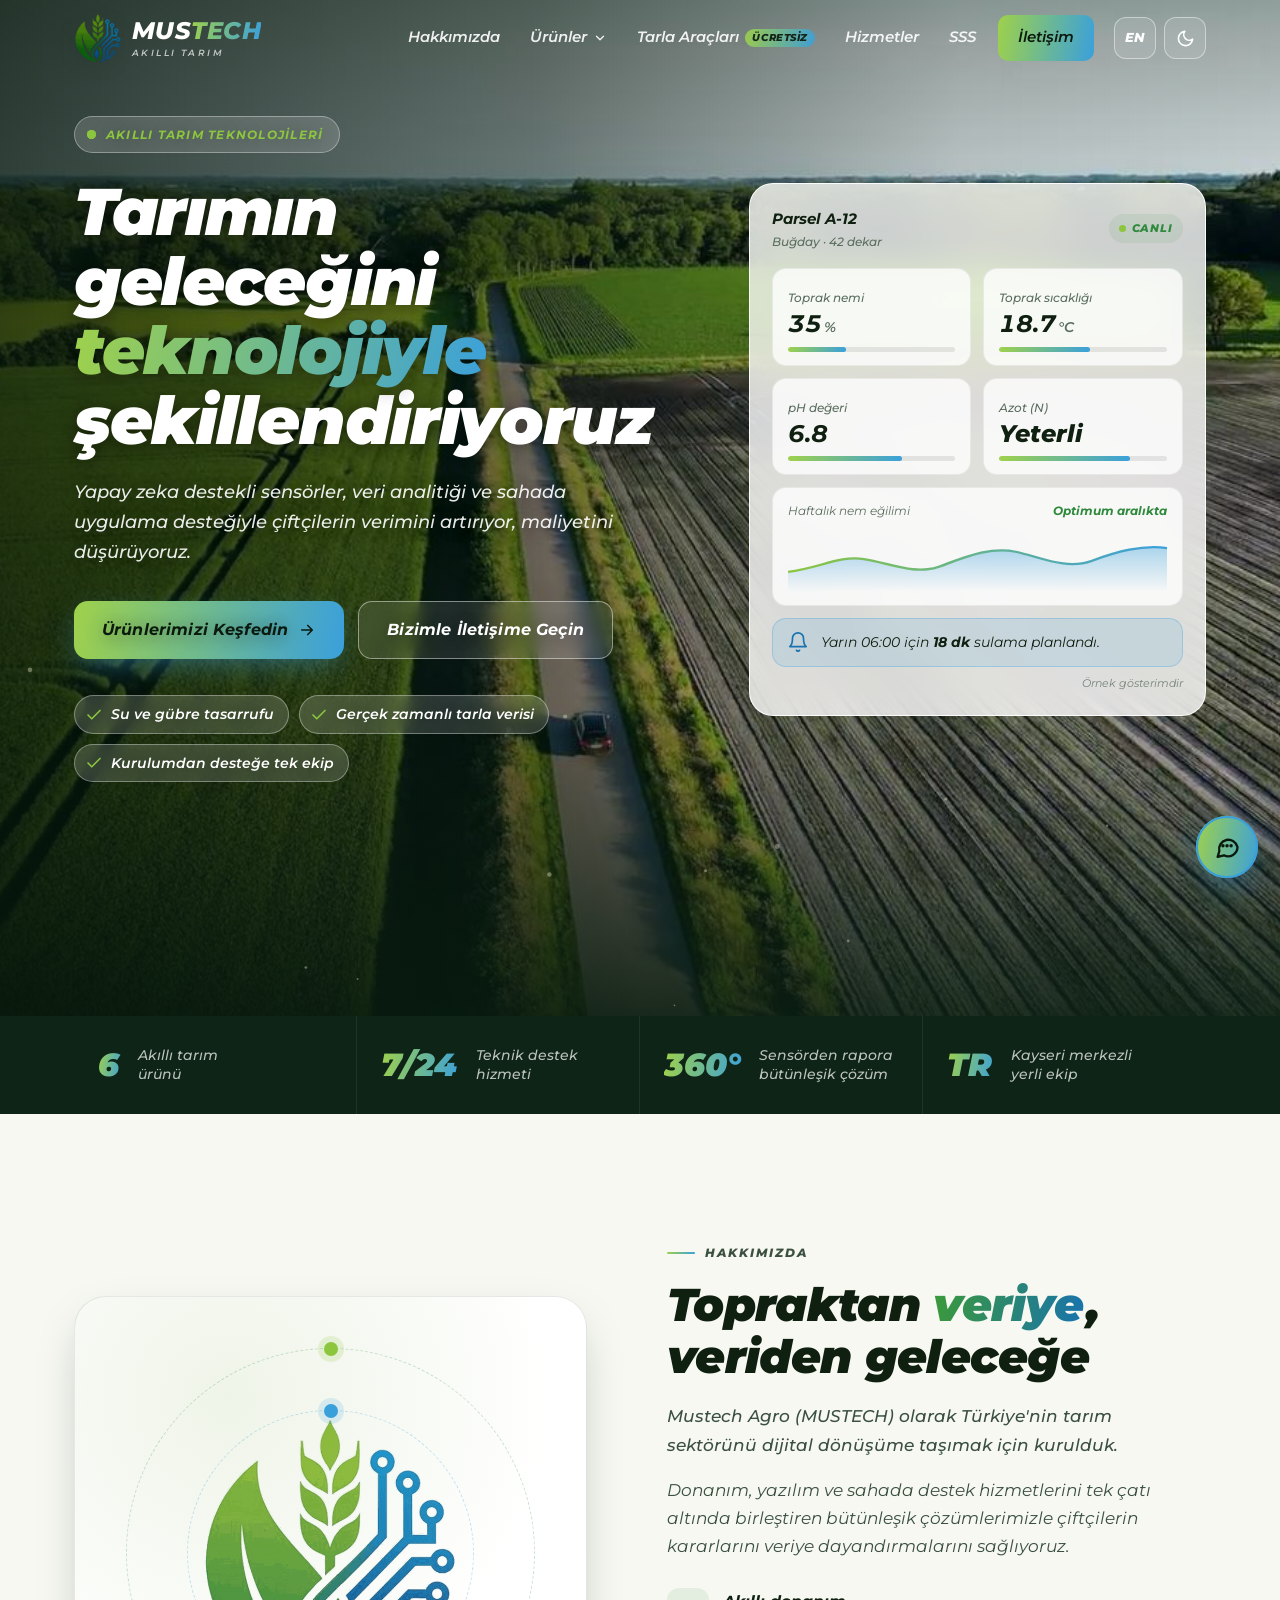
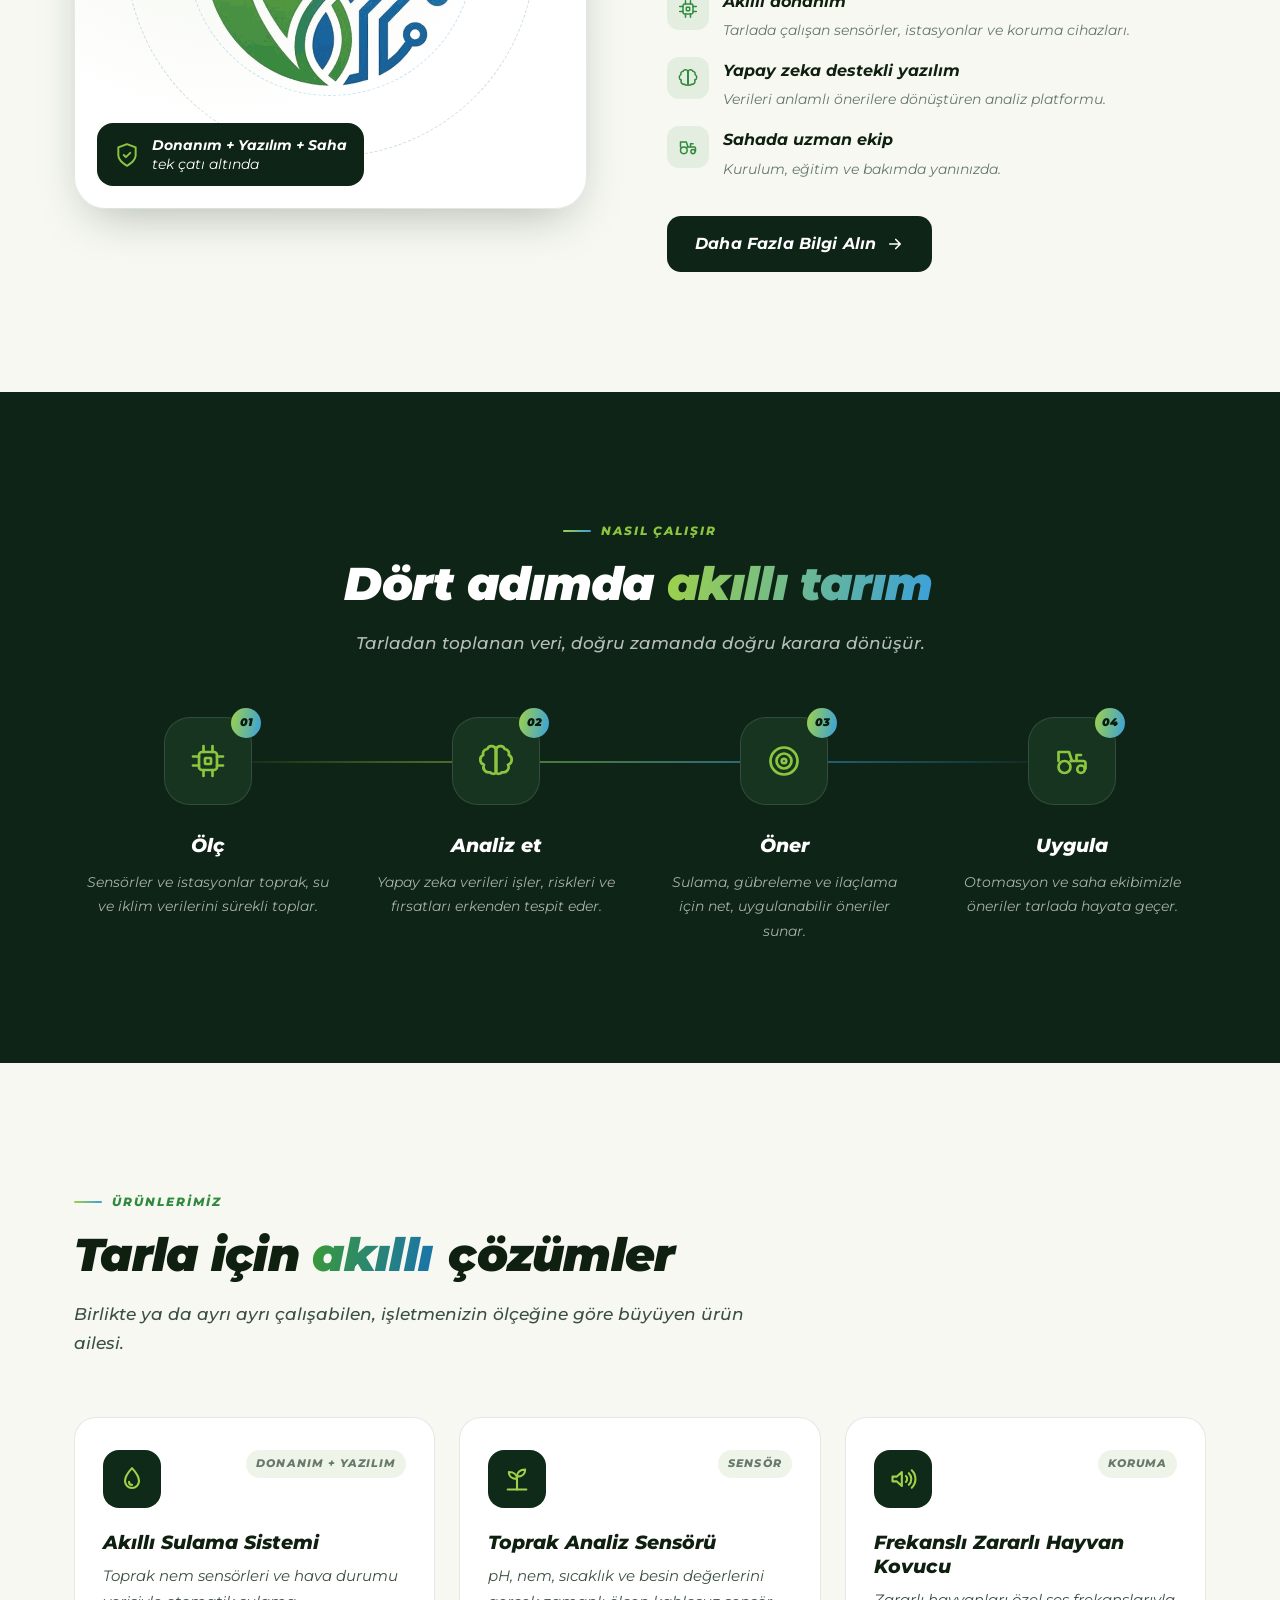
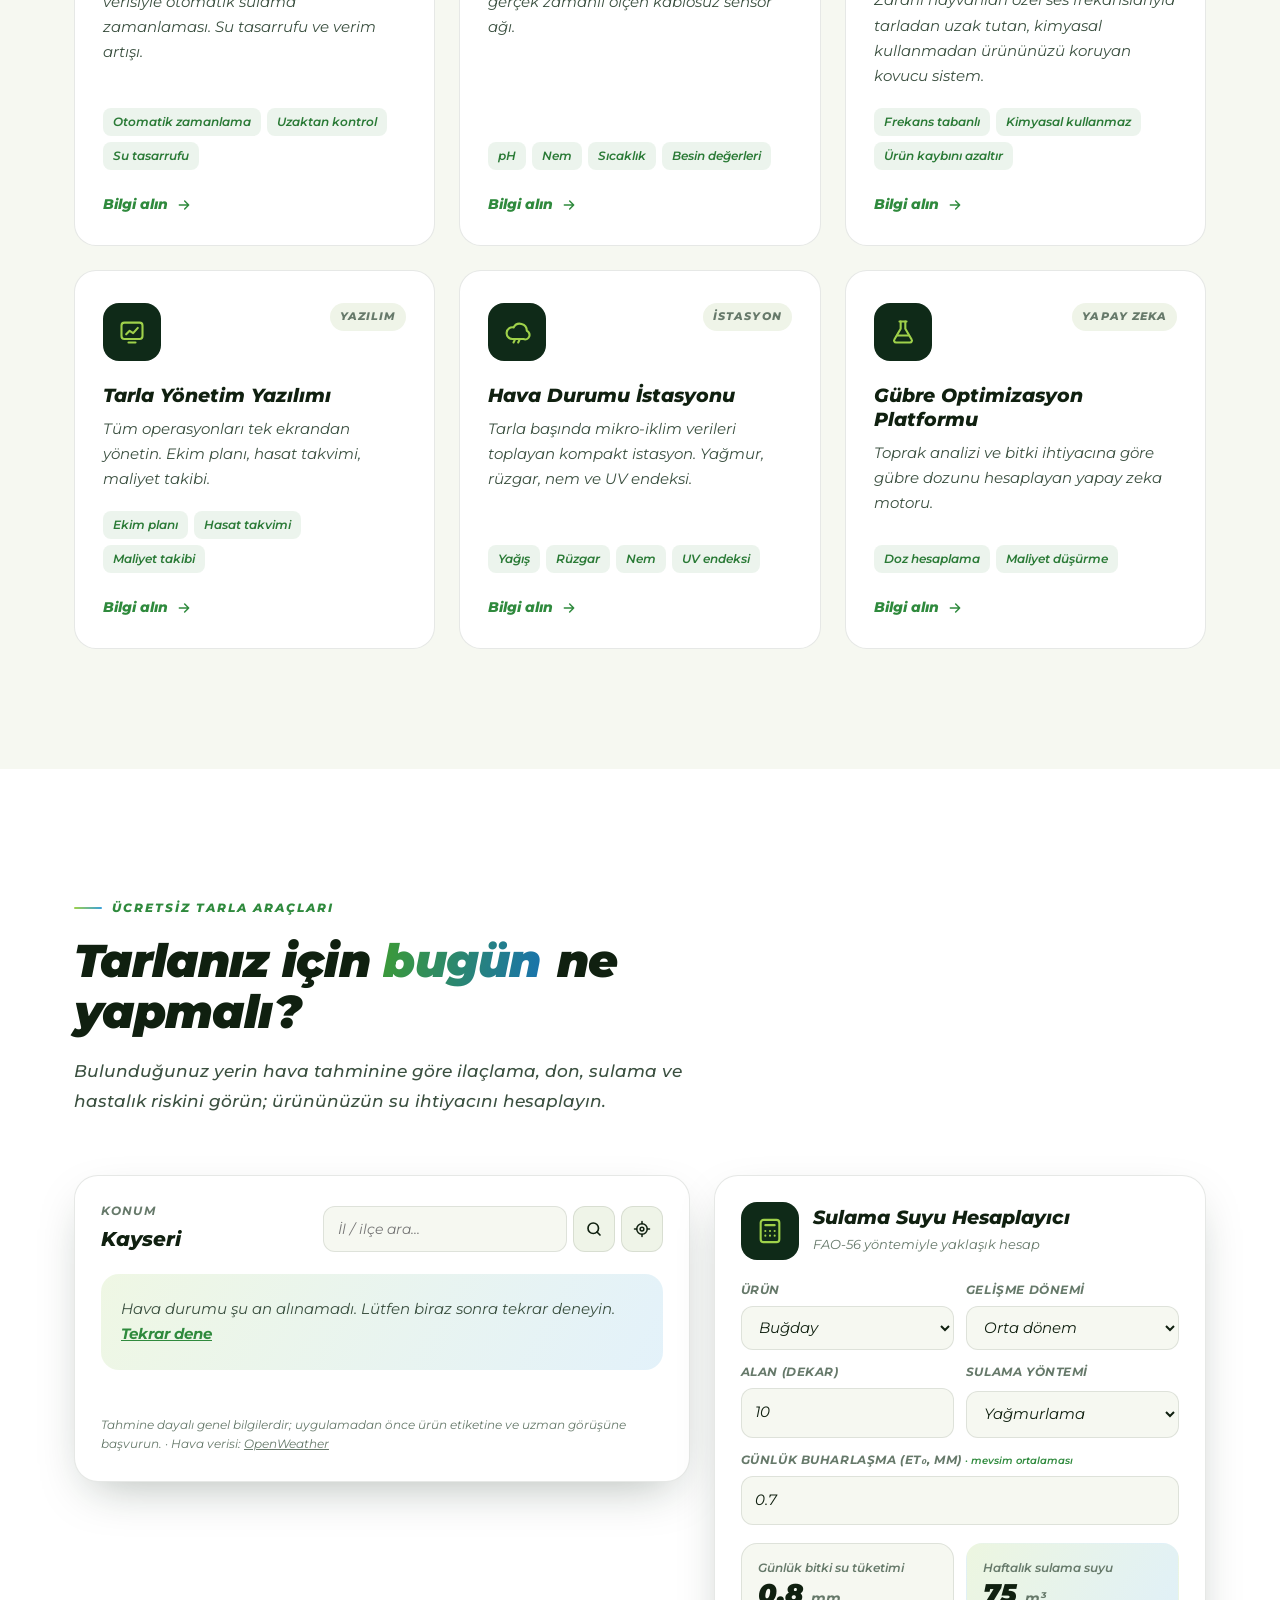
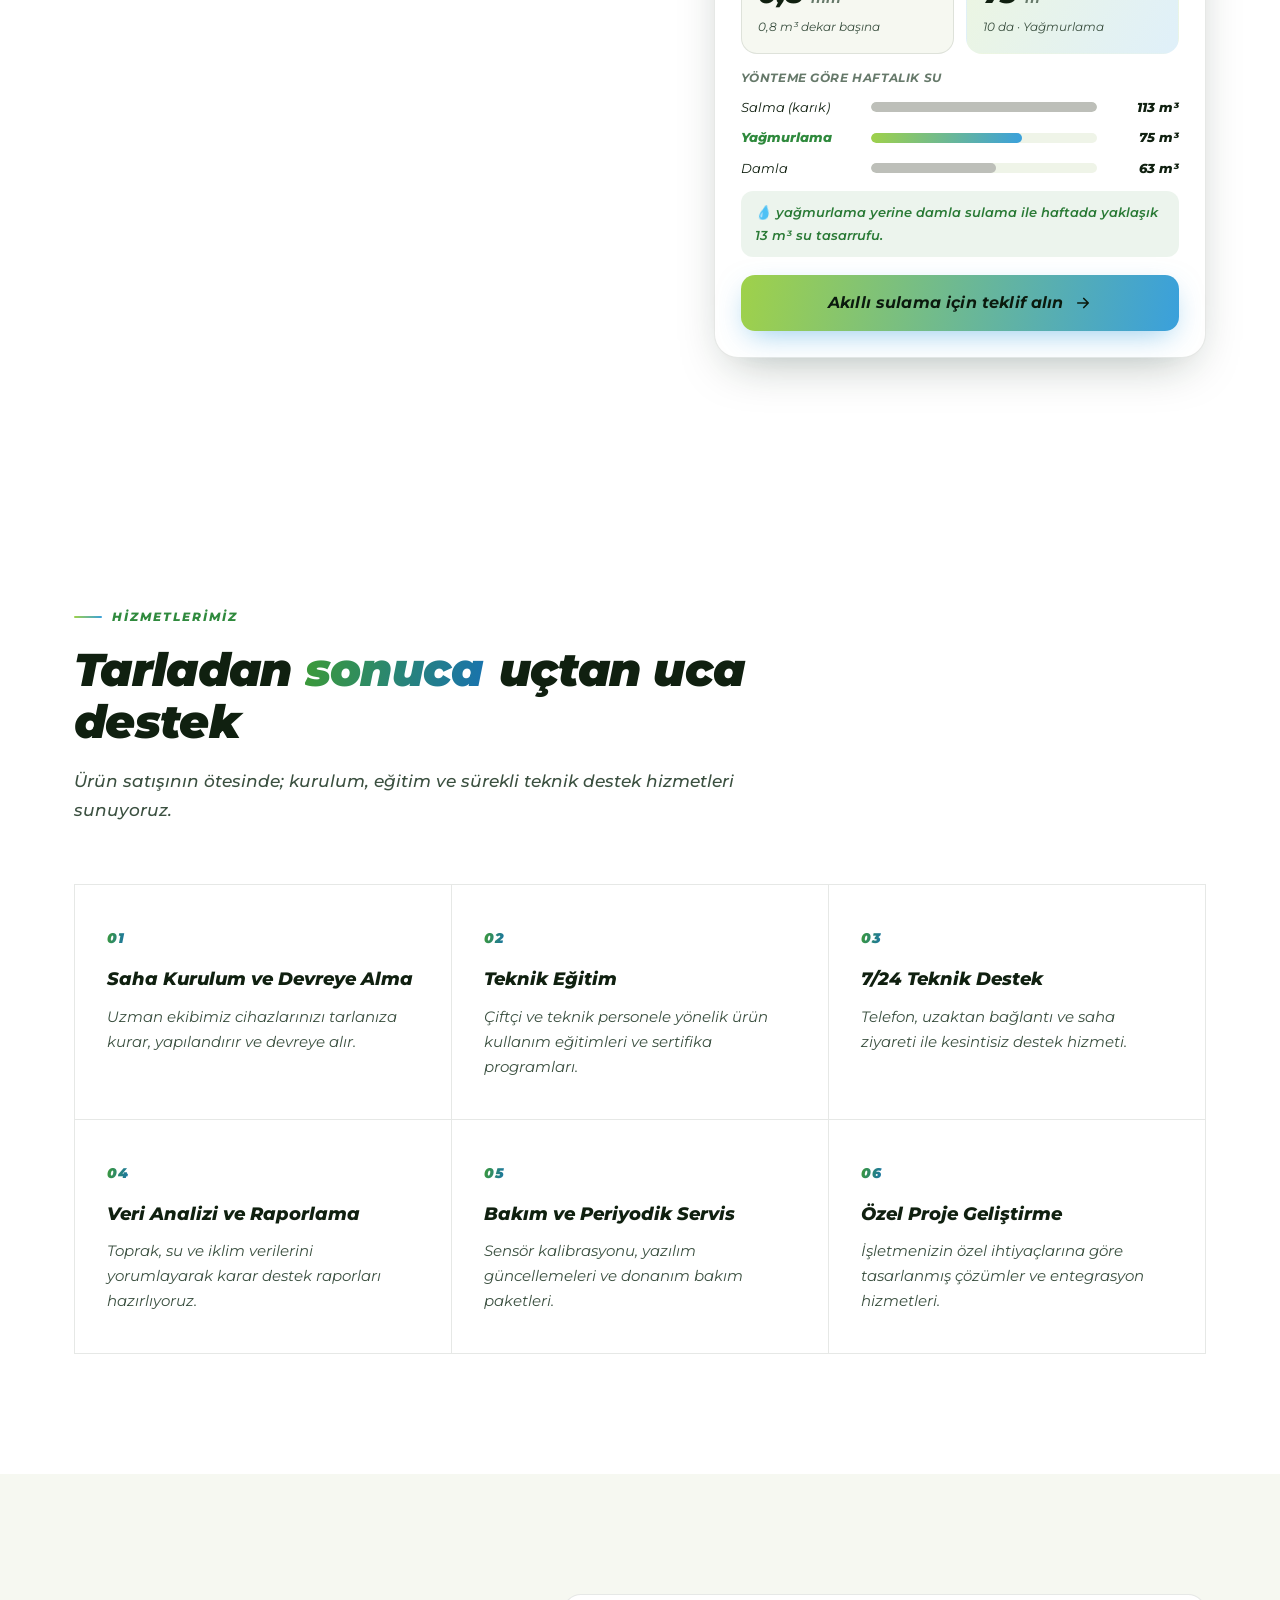
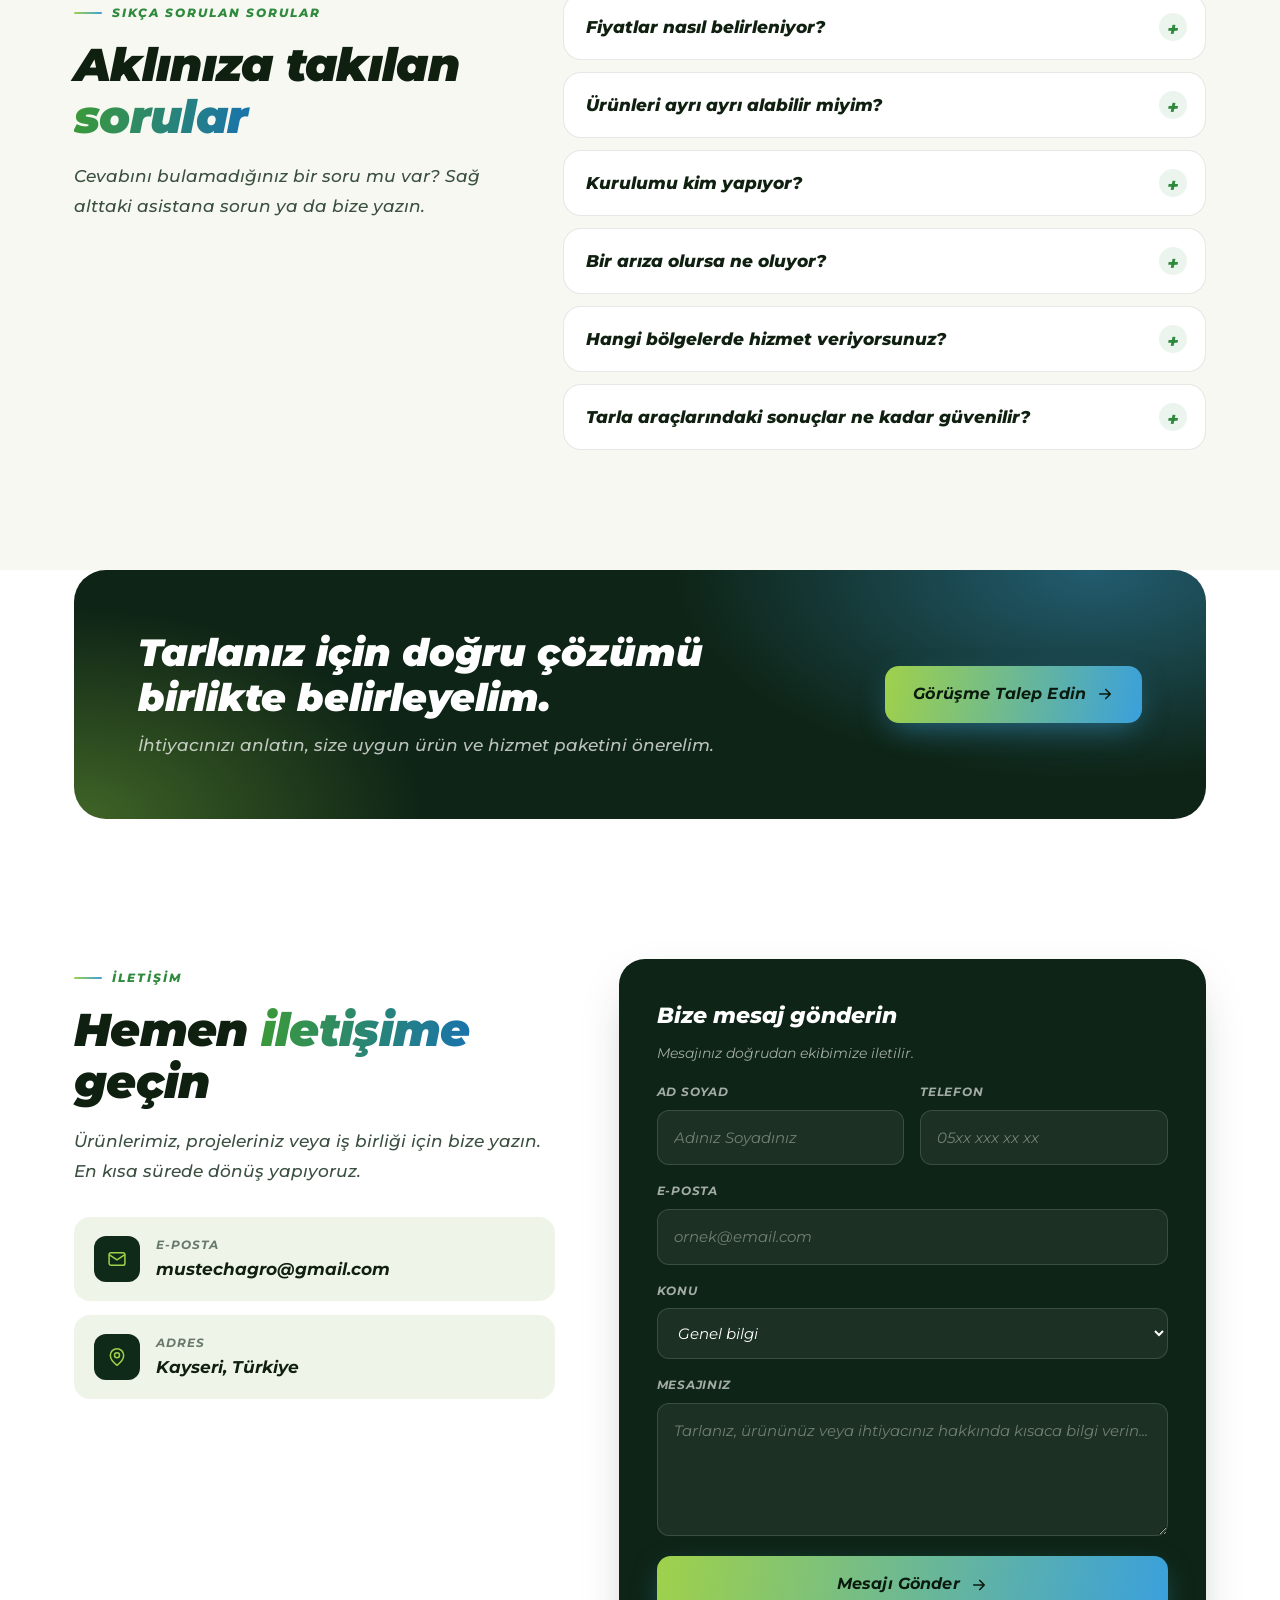
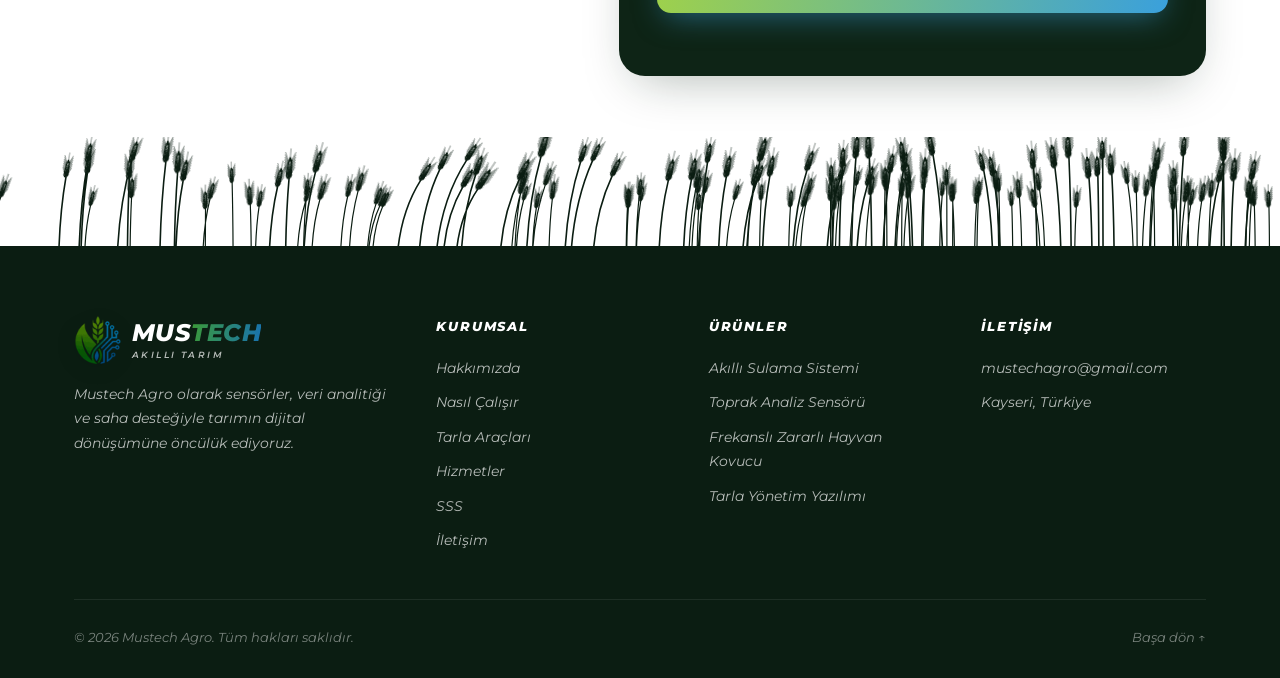
<file: index.html>
<!DOCTYPE html>
<html lang="tr" data-theme="light">
<head>
  <meta charset="UTF-8">
  <meta name="viewport" content="width=device-width, initial-scale=1">
  <title>Mustech Agro | MUSTECH Akıllı Tarım Teknolojileri – Kayseri</title>
  <meta name="description" content="Mustech Agro (MUSTECH): akıllı sulama, toprak analiz sensörleri, frekanslı zararlı hayvan kovucu, hava durumu istasyonu ve tarla yönetim yazılımıyla çiftçilerin verimini artırır, maliyetini düşürür. Kayseri merkezli; kurulum, eğitim ve 7/24 teknik destek.">
  <link rel="canonical" href="https://mustechagro.com.tr/">
  <meta name="theme-color" content="#0e2416">
  <meta name="color-scheme" content="light dark">

  <meta property="og:type" content="website">
  <meta property="og:locale" content="tr_TR">
  <meta property="og:locale:alternate" content="en_US">
  <meta property="og:site_name" content="Mustech Agro">
  <meta property="og:title" content="Mustech Agro | MUSTECH Akıllı Tarım Teknolojileri">
  <meta property="og:description" content="Sensörler, veri analitiği ve saha desteğiyle tarımda verimi artıran bütünleşik çözümler.">
  <meta property="og:url" content="https://mustechagro.com.tr/">
  <meta property="og:image" content="https://mustechagro.com.tr/assets/img/og-image.jpg">
  <meta property="og:image:width" content="1200">
  <meta property="og:image:height" content="630">
  <meta name="twitter:card" content="summary_large_image">

  <link rel="icon" type="image/png" sizes="32x32" href="assets/img/favicon-32.png">
  <link rel="apple-touch-icon" href="assets/img/apple-touch-icon.png">
  <link rel="manifest" href="site.webmanifest">

  <!-- Tema ve dil, sayfa çizilmeden önce seçilir (yanıp sönmeyi önler) -->
  <script>
    (function () {
      var d = document.documentElement, t, l;
      try { t = localStorage.getItem('mt-theme'); l = localStorage.getItem('mt-lang'); } catch (e) {}
      // Varsayılan: açık tema ve Türkçe (ziyaretçi düğmeyle değiştirirse seçimi hatırlanır)
      if (t !== 'dark') t = 'light';
      if (l !== 'en') l = 'tr';
      d.setAttribute('data-theme', t); d.setAttribute('lang', l); d.classList.add('js');
    })();
  </script>

  <link rel="preload" href="assets/fonts/montserrat-latin-wght-italic.woff2" as="font" type="font/woff2" crossorigin>
  <link rel="preload" href="assets/fonts/montserrat-latin-ext-wght-italic.woff2" as="font" type="font/woff2" crossorigin>
  <link rel="preload" as="image" href="assets/img/hero-poster.jpg">
  <link rel="stylesheet" href="assets/css/style.css?v=11">
  <script src="assets/js/i18n.js?v=11" defer></script>
  <script src="assets/js/main.js?v=11" defer></script>
  <script src="assets/js/wheat.js?v=11" defer></script>
  <script src="assets/js/tools.js?v=11" defer></script>
  <script src="assets/js/bot.js?v=11" defer></script>

  <script type="application/ld+json">
  {
    "@context": "https://schema.org",
    "@graph": [
      {
        "@type": "Organization",
        "@id": "https://mustechagro.com.tr/#org",
        "name": "Mustech Agro",
        "alternateName": ["MUSTECH", "MustechAgro", "Mustech Agro Akıllı Tarım"],
        "url": "https://mustechagro.com.tr/",
        "logo": "https://mustechagro.com.tr/assets/img/logo-512.png",
        "image": "https://mustechagro.com.tr/assets/img/og-image.jpg",
        "description": "Kayseri merkezli akıllı tarım teknolojileri şirketi: akıllı sulama, toprak analiz sensörleri, frekanslı zararlı hayvan kovucu, hava durumu istasyonu, tarla yönetim yazılımı ve gübre optimizasyonu.",
        "email": "mustechagro@gmail.com",
        "address": { "@type": "PostalAddress", "addressLocality": "Kayseri", "addressCountry": "TR" },
        "areaServed": "TR",
        "knowsAbout": ["Akıllı tarım", "Hassas tarım", "Akıllı sulama", "Toprak sensörü", "Zararlı hayvan kovucu", "Tarla yönetim yazılımı"]
      },
      {
        "@type": "WebSite",
        "@id": "https://mustechagro.com.tr/#website",
        "name": "Mustech Agro",
        "alternateName": ["MUSTECH", "mustechagro.com.tr"],
        "url": "https://mustechagro.com.tr/",
        "inLanguage": ["tr-TR", "en"],
        "publisher": { "@id": "https://mustechagro.com.tr/#org" }
      }
    ]
  }
  </script>
  <!-- Google Search Console doğrulama kodu buraya eklenecek:
  <meta name="google-site-verification" content="KOD">
  -->
  <script type="application/ld+json">
{
 "@context": "https://schema.org",
 "@type": "FAQPage",
 "mainEntity": [
  {
   "@type": "Question",
   "name": "Fiyatlar nasıl belirleniyor?",
   "acceptedAnswer": {
    "@type": "Answer",
    "text": "Fiyat; tarla büyüklüğüne, seçtiğiniz ürünlere ve kurulum ihtiyacına göre değişir. İletişim formundan bilgi verdiğinizde size özel teklif hazırlıyoruz."
   }
  },
  {
   "@type": "Question",
   "name": "Ürünleri ayrı ayrı alabilir miyim?",
   "acceptedAnswer": {
    "@type": "Answer",
    "text": "Evet. Ürünlerimiz birlikte ya da ayrı ayrı çalışabilir; ihtiyacınız olan çözümle başlayıp sistemi zamanla büyütebilirsiniz."
   }
  },
  {
   "@type": "Question",
   "name": "Kurulumu kim yapıyor?",
   "acceptedAnswer": {
    "@type": "Answer",
    "text": "Kurulumu uzman saha ekibimiz yapar: cihazları tarlanıza yerleştirir, yapılandırır ve devreye alır. Ardından kullanım eğitimi verir."
   }
  },
  {
   "@type": "Question",
   "name": "Bir arıza olursa ne oluyor?",
   "acceptedAnswer": {
    "@type": "Answer",
    "text": "7/24 teknik destek veriyoruz: telefon, uzaktan bağlantı ve gerektiğinde saha ziyareti. Periyodik bakım paketlerimiz de var."
   }
  },
  {
   "@type": "Question",
   "name": "Hangi bölgelerde hizmet veriyorsunuz?",
   "acceptedAnswer": {
    "@type": "Answer",
    "text": "Merkezimiz Kayseri'dedir. Bölgenizi iletişim formunda belirtin; projenize göre değerlendirip dönüş yapalım."
   }
  },
  {
   "@type": "Question",
   "name": "Tarla araçlarındaki sonuçlar ne kadar güvenilir?",
   "acceptedAnswer": {
    "@type": "Answer",
    "text": "Hava durumu ve su ihtiyacı sonuçları tahmine ve genel kabul görmüş katsayılara dayanır; karar vermeye yardımcı olur. Tarlanıza özel ve kesin veri için sensör ve istasyonlarımızı öneririz."
   }
  }
 ]
}
  </script>
</head>
<body>
<a class="skip-link" href="#main" data-i18n="skip">İçeriğe geç</a>

<svg width="0" height="0" style="position:absolute" aria-hidden="true">
  <defs>
    <symbol id="i-drop" viewBox="0 0 24 24" fill="none" stroke="currentColor" stroke-width="1.8" stroke-linecap="round" stroke-linejoin="round"><path d="M12 2.7S6 9.1 6 13.7a6 6 0 0 0 12 0C18 9.1 12 2.7 12 2.7z"/><path d="M9.5 14.5a2.5 2.5 0 0 0 2.5 2.5"/></symbol>
    <symbol id="i-sprout" viewBox="0 0 24 24" fill="none" stroke="currentColor" stroke-width="1.8" stroke-linecap="round" stroke-linejoin="round"><path d="M4 21h16"/><path d="M12 21v-9"/><path d="M12 12C12 8.5 9.5 6 5 6c0 3.5 2.5 6 7 6z"/><path d="M12 10c0-3.5 2.5-6 7-6 0 3.5-2.5 6-7 6z"/></symbol>
    <symbol id="i-wave" viewBox="0 0 24 24" fill="none" stroke="currentColor" stroke-width="1.8" stroke-linecap="round" stroke-linejoin="round"><path d="M3 10v4h3.5L11 18V6L6.5 10H3z"/><path d="M14.5 9.5a3.5 3.5 0 0 1 0 5"/><path d="M17 7a7 7 0 0 1 0 10"/><path d="M19.5 4.5a10.5 10.5 0 0 1 0 15"/></symbol>
    <symbol id="i-dash" viewBox="0 0 24 24" fill="none" stroke="currentColor" stroke-width="1.8" stroke-linecap="round" stroke-linejoin="round"><rect x="3" y="4" width="18" height="14" rx="2.5"/><path d="M7 14l3-3 3 2 4-4.5"/><path d="M9 21h6"/></symbol>
    <symbol id="i-cloud" viewBox="0 0 24 24" fill="none" stroke="currentColor" stroke-width="1.8" stroke-linecap="round" stroke-linejoin="round"><path d="M17.5 18H8a5 5 0 1 1 1.1-9.9A6 6 0 0 1 20.4 11 3.5 3.5 0 0 1 17.5 18z"/><path d="M9 21l1-2M13 21l1-2"/></symbol>
    <symbol id="i-flask" viewBox="0 0 24 24" fill="none" stroke="currentColor" stroke-width="1.8" stroke-linecap="round" stroke-linejoin="round"><path d="M9 3h6"/><path d="M10 3v6.2L4.6 18.4A1.7 1.7 0 0 0 6 21h12a1.7 1.7 0 0 0 1.4-2.6L14 9.2V3"/><path d="M7.2 15h9.6"/></symbol>
    <symbol id="i-chip" viewBox="0 0 24 24" fill="none" stroke="currentColor" stroke-width="1.8" stroke-linecap="round" stroke-linejoin="round"><rect x="6" y="6" width="12" height="12" rx="2"/><path d="M9 2v4M15 2v4M9 18v4M15 18v4M2 9h4M2 15h4M18 9h4M18 15h4"/><rect x="10" y="10" width="4" height="4" rx=".5"/></symbol>
    <symbol id="i-brain" viewBox="0 0 24 24" fill="none" stroke="currentColor" stroke-width="1.8" stroke-linecap="round" stroke-linejoin="round"><path d="M12 5a3 3 0 0 0-5.8-1A3 3 0 0 0 3.5 8 3.5 3.5 0 0 0 4 14.5 3.5 3.5 0 0 0 8 19.5a3 3 0 0 0 4 .5z"/><path d="M12 5a3 3 0 0 1 5.8-1A3 3 0 0 1 20.5 8a3.5 3.5 0 0 1-.5 6.5 3.5 3.5 0 0 1-4 5 3 3 0 0 1-4 .5z"/><path d="M12 5v15"/></symbol>
    <symbol id="i-target" viewBox="0 0 24 24" fill="none" stroke="currentColor" stroke-width="1.8" stroke-linecap="round" stroke-linejoin="round"><circle cx="12" cy="12" r="9"/><circle cx="12" cy="12" r="5"/><circle cx="12" cy="12" r="1.5"/></symbol>
    <symbol id="i-tractor" viewBox="0 0 24 24" fill="none" stroke="currentColor" stroke-width="1.8" stroke-linecap="round" stroke-linejoin="round"><circle cx="7" cy="16" r="4"/><circle cx="18" cy="17.5" r="2.5"/><path d="M3 12V6h7l2 6"/><path d="M11 12h8.5a1.5 1.5 0 0 1 1.5 1.5V17"/><path d="M15 12V8h3"/></symbol>
    <symbol id="i-check" viewBox="0 0 24 24" fill="none" stroke="currentColor" stroke-width="2.2" stroke-linecap="round" stroke-linejoin="round"><path d="M20 6L9 17l-5-5"/></symbol>
    <symbol id="i-arrow" viewBox="0 0 24 24" fill="none" stroke="currentColor" stroke-width="2.2" stroke-linecap="round" stroke-linejoin="round"><path d="M5 12h14M13 6l6 6-6 6"/></symbol>
    <symbol id="i-chev" viewBox="0 0 24 24" fill="none" stroke="currentColor" stroke-width="2.4" stroke-linecap="round" stroke-linejoin="round"><path d="M6 9l6 6 6-6"/></symbol>
    <symbol id="i-mail" viewBox="0 0 24 24" fill="none" stroke="currentColor" stroke-width="1.8" stroke-linecap="round" stroke-linejoin="round"><rect x="2.5" y="4.5" width="19" height="15" rx="2.5"/><path d="M3 7l9 6 9-6"/></symbol>
    <symbol id="i-pin" viewBox="0 0 24 24" fill="none" stroke="currentColor" stroke-width="1.8" stroke-linecap="round" stroke-linejoin="round"><path d="M20 10c0 6-8 12-8 12S4 16 4 10a8 8 0 0 1 16 0z"/><circle cx="12" cy="10" r="3"/></symbol>
    <symbol id="i-phone" viewBox="0 0 24 24" fill="none" stroke="currentColor" stroke-width="1.8" stroke-linecap="round" stroke-linejoin="round"><path d="M22 16.9v3a2 2 0 0 1-2.2 2 19.8 19.8 0 0 1-8.6-3.1 19.5 19.5 0 0 1-6-6A19.8 19.8 0 0 1 2.1 4.2 2 2 0 0 1 4.1 2h3a2 2 0 0 1 2 1.7c.1.9.4 1.9.7 2.8a2 2 0 0 1-.5 2.1L8 9.9a16 16 0 0 0 6 6l1.3-1.3a2 2 0 0 1 2.1-.4c.9.3 1.9.6 2.8.7a2 2 0 0 1 1.7 2z"/></symbol>
    <symbol id="i-bell" viewBox="0 0 24 24" fill="none" stroke="currentColor" stroke-width="1.8" stroke-linecap="round" stroke-linejoin="round"><path d="M18 8A6 6 0 0 0 6 8c0 7-3 9-3 9h18s-3-2-3-9"/><path d="M13.7 21a2 2 0 0 1-3.4 0"/></symbol>
    <symbol id="i-shield" viewBox="0 0 24 24" fill="none" stroke="currentColor" stroke-width="1.8" stroke-linecap="round" stroke-linejoin="round"><path d="M12 22s8-4 8-10V5l-8-3-8 3v7c0 6 8 10 8 10z"/><path d="M9 12l2 2 4-4"/></symbol>
    <symbol id="i-sun" viewBox="0 0 24 24" fill="none" stroke="currentColor" stroke-width="2" stroke-linecap="round" stroke-linejoin="round"><circle cx="12" cy="12" r="4.5"/><path d="M12 2v2M12 20v2M4.9 4.9l1.4 1.4M17.7 17.7l1.4 1.4M2 12h2M20 12h2M4.9 19.1l1.4-1.4M17.7 6.3l1.4-1.4"/></symbol>
    <symbol id="i-moon" viewBox="0 0 24 24" fill="none" stroke="currentColor" stroke-width="2" stroke-linecap="round" stroke-linejoin="round"><path d="M21 12.8A9 9 0 1 1 11.2 3a7 7 0 0 0 9.8 9.8z"/></symbol>
    <symbol id="i-chat" viewBox="0 0 24 24" fill="none" stroke="currentColor" stroke-width="2" stroke-linecap="round" stroke-linejoin="round"><path d="M21 12a8 8 0 0 1-11.6 7.1L4 20.5l1.4-4.9A8 8 0 1 1 21 12z"/><path d="M8.5 11h.01M12 11h.01M15.5 11h.01" stroke-width="3"/></symbol>
    <symbol id="i-x" viewBox="0 0 24 24" fill="none" stroke="currentColor" stroke-width="2.2" stroke-linecap="round"><path d="M6 6l12 12M18 6L6 18"/></symbol>
    <symbol id="i-send" viewBox="0 0 24 24" fill="none" stroke="currentColor" stroke-width="2" stroke-linecap="round" stroke-linejoin="round"><path d="M22 2L11 13"/><path d="M22 2l-7 20-4-9-9-4 20-7z"/></symbol>
    <symbol id="i-loc" viewBox="0 0 24 24" fill="none" stroke="currentColor" stroke-width="2" stroke-linecap="round" stroke-linejoin="round"><circle cx="12" cy="12" r="7"/><circle cx="12" cy="12" r="2.5"/><path d="M12 2v3M12 19v3M2 12h3M19 12h3"/></symbol>
    <symbol id="i-search" viewBox="0 0 24 24" fill="none" stroke="currentColor" stroke-width="2.2" stroke-linecap="round"><circle cx="11" cy="11" r="7"/><path d="M20 20l-4-4"/></symbol>
    <symbol id="i-snow" viewBox="0 0 24 24" fill="none" stroke="currentColor" stroke-width="1.8" stroke-linecap="round"><path d="M12 2v20M4.9 7l14.2 10M4.9 17L19.1 7"/><path d="M9.5 3.5L12 6l2.5-2.5M9.5 20.5L12 18l2.5 2.5"/></symbol>
    <symbol id="i-calc" viewBox="0 0 24 24" fill="none" stroke="currentColor" stroke-width="1.8" stroke-linecap="round" stroke-linejoin="round"><rect x="4" y="2.5" width="16" height="19" rx="2.5"/><path d="M8 7h8M8 12h.01M12 12h.01M16 12h.01M8 16h.01M12 16h.01M16 16h.01"/></symbol>
    <symbol id="i-up" viewBox="0 0 24 24" fill="none" stroke="currentColor" stroke-width="2.4" stroke-linecap="round" stroke-linejoin="round"><path d="M12 19V5M5 12l7-7 7 7"/></symbol>
    <symbol id="i-plus" viewBox="0 0 24 24" fill="none" stroke="currentColor" stroke-width="2.4" stroke-linecap="round"><path d="M12 5v14M5 12h14"/></symbol>
  </defs>
</svg>

<!-- ===== NAVBAR ===== -->
<header id="navbar">
  <div class="progress" id="progress" aria-hidden="true"></div>
  <div class="wrap">
    <a href="#hero" class="brand" aria-label="MUSTECH">
      <img src="assets/img/logo.png" width="48" height="48" alt="">
      <span class="brand-name">MUS<span>TECH</span><small data-i18n="brand.tag">AKILLI TARIM</small></span>
    </a>

    <nav aria-label="Menu">
      <ul class="nav-links" id="navLinks">
        <li><a href="#about" data-i18n="nav.about">Hakkımızda</a></li>
        <li class="dropdown">
          <button class="dd-toggle" aria-expanded="false" aria-haspopup="true"><span data-i18n="nav.products">Ürünler</span> <svg><use href="#i-chev"/></svg></button>
          <div class="dropdown-menu">
            <a href="#urun-sulama"><span class="dd-ico"><svg><use href="#i-drop"/></svg></span><span data-i18n="p1.name">Akıllı Sulama Sistemi</span></a>
            <a href="#urun-toprak"><span class="dd-ico"><svg><use href="#i-sprout"/></svg></span><span data-i18n="p2.name">Toprak Analiz Sensörü</span></a>
            <a href="#urun-kovucu"><span class="dd-ico"><svg><use href="#i-wave"/></svg></span><span data-i18n="p3.name">Frekanslı Zararlı Hayvan Kovucu</span></a>
            <a href="#urun-yazilim"><span class="dd-ico"><svg><use href="#i-dash"/></svg></span><span data-i18n="p4.name">Tarla Yönetim Yazılımı</span></a>
            <a href="#urun-hava"><span class="dd-ico"><svg><use href="#i-cloud"/></svg></span><span data-i18n="p5.name">Hava Durumu İstasyonu</span></a>
            <a href="#urun-gubre"><span class="dd-ico"><svg><use href="#i-flask"/></svg></span><span data-i18n="p6.name">Gübre Optimizasyon Platformu</span></a>
          </div>
        </li>
        <li><a href="#tools"><span data-i18n="nav.tools">Tarla Araçları</span> <em class="nav-badge" data-i18n="nav.free">Ücretsiz</em></a></li>
        <li><a href="#services" data-i18n="nav.services">Hizmetler</a></li>
        <li><a href="#faq" data-i18n="nav.faq">SSS</a></li>
        <li><a href="#contact" class="nav-cta" data-i18n="nav.contact">İletişim</a></li>
      </ul>
    </nav>

    <div class="tools">
      <button class="tool-btn lang-btn" id="langBtn" type="button" aria-label="Switch to English"><span id="langLabel">EN</span></button>
      <button class="tool-btn" id="themeBtn" type="button" aria-label="Koyu temaya geç">
        <svg class="ico-moon"><use href="#i-moon"/></svg><svg class="ico-sun"><use href="#i-sun"/></svg>
      </button>
      <button class="tool-btn menu-btn" id="menuBtn" type="button" aria-label="Menü" aria-expanded="false" aria-controls="navLinks"><span></span></button>
    </div>
  </div>
</header>

<main id="main">

<!-- ===== HERO ===== -->
<section id="hero">
  <!-- Arka plan videosu: iki tarla videosu art arda, döngüde. Gece modunda karartılır, ay ve yıldızlar eklenir. -->
  <div class="hero-media" aria-hidden="true">
    <video id="heroVideo" class="hero-video" muted loop playsinline preload="none" poster="assets/img/hero-poster.jpg"
           data-hd="assets/video/hero-hd.mp4" data-sd="assets/video/hero-sd.mp4"></video>
    <div class="hero-tint"></div>
    <canvas id="wheatCanvas" class="wheat-canvas" data-fx aria-hidden="true"></canvas>
  </div>

  <div class="wrap hero-inner">
    <div class="hero-copy">
      <span class="eyebrow"><i></i><span data-i18n="hero.eyebrow">Akıllı Tarım Teknolojileri</span></span>
      <h1 class="hero-title" data-i18n-html="hero.title">Tarımın geleceğini <span class="grad-text">teknolojiyle</span> şekillendiriyoruz</h1>
      <p class="hero-sub" data-i18n="hero.sub">Yapay zeka destekli sensörler, veri analitiği ve sahada uygulama desteğiyle çiftçilerin verimini artırıyor, maliyetini düşürüyoruz.</p>
      <div class="hero-btns">
        <a href="#products" class="btn btn-primary"><span data-i18n="hero.cta1">Ürünlerimizi Keşfedin</span> <svg><use href="#i-arrow"/></svg></a>
        <a href="#contact" class="btn btn-ghost" data-i18n="hero.cta2">Bizimle İletişime Geçin</a>
      </div>
      <ul class="hero-points">
        <li><svg><use href="#i-check"/></svg><span data-i18n="hero.pt1">Su ve gübre tasarrufu</span></li>
        <li><svg><use href="#i-check"/></svg><span data-i18n="hero.pt2">Gerçek zamanlı tarla verisi</span></li>
        <li><svg><use href="#i-check"/></svg><span data-i18n="hero.pt3">Kurulumdan desteğe tek ekip</span></li>
      </ul>
    </div>

    <div class="dash" aria-label="Örnek tarla kontrol paneli">
      <div class="dash-head">
        <b><span data-i18n="dash.plot">Parsel A-12</span> <small data-i18n="dash.crop">Buğday · 42 dekar</small></b>
        <span class="live" data-i18n="dash.live">CANLI</span>
      </div>
      <div class="metrics">
        <div class="metric"><span data-i18n="dash.moist">Toprak nemi</span><strong><b data-live="moist">34</b><em>%</em></strong><div class="bar"><i data-bar="moist" style="width:34%"></i></div></div>
        <div class="metric"><span data-i18n="dash.temp">Toprak sıcaklığı</span><strong><b data-live="temp">18.6</b><em>°C</em></strong><div class="bar"><i data-bar="temp" style="width:52%"></i></div></div>
        <div class="metric"><span data-i18n="dash.ph">pH değeri</span><strong><b data-live="ph">6.8</b></strong><div class="bar"><i style="width:68%"></i></div></div>
        <div class="metric"><span data-i18n="dash.n">Azot (N)</span><strong data-i18n="dash.nval">Yeterli</strong><div class="bar"><i style="width:78%"></i></div></div>
      </div>
      <div class="spark">
        <div class="spark-top"><span data-i18n="dash.trend">Haftalık nem eğilimi</span><b data-i18n="dash.opt">Optimum aralıkta</b></div>
        <svg viewBox="0 0 300 70" preserveAspectRatio="none" aria-hidden="true">
          <defs><linearGradient id="sg" x1="0" x2="0" y1="0" y2="1"><stop offset="0" stop-color="#3aa0dc" stop-opacity=".4"/><stop offset="1" stop-color="#3aa0dc" stop-opacity="0"/></linearGradient>
          <linearGradient id="sl" x1="0" x2="1"><stop offset="0" stop-color="#8cc63f"/><stop offset="1" stop-color="#3aa0dc"/></linearGradient></defs>
          <path d="M0 48 C25 44 40 30 60 34 S100 52 120 42 S160 20 180 26 S220 46 240 36 S280 18 300 22 V70 H0Z" fill="url(#sg)"/>
          <path d="M0 48 C25 44 40 30 60 34 S100 52 120 42 S160 20 180 26 S220 46 240 36 S280 18 300 22" fill="none" stroke="url(#sl)" stroke-width="2.5"/>
        </svg>
      </div>
      <div class="dash-alert"><svg><use href="#i-bell"/></svg><span data-i18n-html="dash.alert">Yarın 06:00 için <b>18 dk</b> sulama planlandı.</span></div>
      <p class="dash-note" data-i18n="dash.note">Örnek gösterimdir</p>
    </div>
  </div>
</section>

<!-- ===== ÖNE ÇIKANLAR ===== -->
<div class="strip" id="highlights">
  <div class="wrap">
    <div class="strip-item"><b>6</b><span data-i18n-html="strip.1">Akıllı tarım<br>ürünü</span></div>
    <div class="strip-item"><b>7/24</b><span data-i18n-html="strip.2">Teknik destek<br>hizmeti</span></div>
    <div class="strip-item"><b>360°</b><span data-i18n-html="strip.3">Sensörden rapora<br>bütünleşik çözüm</span></div>
    <div class="strip-item"><b>TR</b><span data-i18n-html="strip.4">Kayseri merkezli<br>yerli ekip</span></div>
  </div>
</div>

<!-- ===== HAKKIMIZDA ===== -->
<section id="about">
  <div class="wrap about-grid">
    <div class="about-visual reveal">
      <span class="orbit o1"></span><span class="orbit o2"></span>
      <img src="assets/img/logo-512.png" width="512" height="512" alt="MUSTECH" loading="lazy">
      <div class="about-badge"><svg><use href="#i-shield"/></svg><span data-i18n-html="about.badge"><b>Donanım + Yazılım + Saha</b><br>tek çatı altında</span></div>
    </div>
    <div class="about-text reveal" style="--d:.1s">
      <p class="label" data-i18n="about.label">Hakkımızda</p>
      <h2 class="h2" data-i18n-html="about.title">Topraktan <em>veriye</em>, veriden geleceğe</h2>
      <p class="lead" data-i18n="about.lead">Mustech Agro (MUSTECH) olarak Türkiye'nin tarım sektörünü dijital dönüşüme taşımak için kurulduk.</p>
      <p data-i18n="about.p">Donanım, yazılım ve sahada destek hizmetlerini tek çatı altında birleştiren bütünleşik çözümlerimizle çiftçilerin kararlarını veriye dayandırmalarını sağlıyoruz.</p>
      <ul class="checks">
        <li><span class="ci"><svg><use href="#i-chip"/></svg></span><div><b data-i18n="about.c1t">Akıllı donanım</b><span data-i18n="about.c1d">Tarlada çalışan sensörler, istasyonlar ve koruma cihazları.</span></div></li>
        <li><span class="ci"><svg><use href="#i-brain"/></svg></span><div><b data-i18n="about.c2t">Yapay zeka destekli yazılım</b><span data-i18n="about.c2d">Verileri anlamlı önerilere dönüştüren analiz platformu.</span></div></li>
        <li><span class="ci"><svg><use href="#i-tractor"/></svg></span><div><b data-i18n="about.c3t">Sahada uzman ekip</b><span data-i18n="about.c3d">Kurulum, eğitim ve bakımda yanınızda.</span></div></li>
      </ul>
      <a href="#contact" class="btn btn-dark"><span data-i18n="about.cta">Daha Fazla Bilgi Alın</span> <svg><use href="#i-arrow"/></svg></a>
    </div>
  </div>
</section>

<!-- ===== NASIL ÇALIŞIR ===== -->
<section id="process" class="deep">
  <div class="wrap">
    <div class="section-head center reveal">
      <p class="label" data-i18n="proc.label">Nasıl Çalışır</p>
      <h2 class="h2" data-i18n-html="proc.title">Dört adımda <em>akıllı tarım</em></h2>
      <p class="lead" data-i18n="proc.lead">Tarladan toplanan veri, doğru zamanda doğru karara dönüşür.</p>
    </div>
    <div class="steps">
      <div class="step reveal"><div class="step-ico"><svg><use href="#i-chip"/></svg></div><h3 data-i18n="proc.s1t">Ölç</h3><p data-i18n="proc.s1d">Sensörler ve istasyonlar toprak, su ve iklim verilerini sürekli toplar.</p></div>
      <div class="step reveal" style="--d:.1s"><div class="step-ico"><svg><use href="#i-brain"/></svg></div><h3 data-i18n="proc.s2t">Analiz et</h3><p data-i18n="proc.s2d">Yapay zeka verileri işler, riskleri ve fırsatları erkenden tespit eder.</p></div>
      <div class="step reveal" style="--d:.2s"><div class="step-ico"><svg><use href="#i-target"/></svg></div><h3 data-i18n="proc.s3t">Öner</h3><p data-i18n="proc.s3d">Sulama, gübreleme ve ilaçlama için net, uygulanabilir öneriler sunar.</p></div>
      <div class="step reveal" style="--d:.3s"><div class="step-ico"><svg><use href="#i-tractor"/></svg></div><h3 data-i18n="proc.s4t">Uygula</h3><p data-i18n="proc.s4d">Otomasyon ve saha ekibimizle öneriler tarlada hayata geçer.</p></div>
    </div>
  </div>
</section>

<!-- ===== ÜRÜNLER ===== -->
<section id="products">
  <div class="wrap">
    <div class="section-head reveal">
      <p class="label" data-i18n="prod.label">Ürünlerimiz</p>
      <h2 class="h2" data-i18n-html="prod.title">Tarla için <em>akıllı</em> çözümler</h2>
      <p class="lead" data-i18n="prod.lead">Birlikte ya da ayrı ayrı çalışabilen, işletmenizin ölçeğine göre büyüyen ürün ailesi.</p>
    </div>
    <div class="products-grid">
      <article class="product reveal" id="urun-sulama">
        <div class="p-top"><span class="p-ico"><svg><use href="#i-drop"/></svg></span><span class="tag" data-i18n="p1.tag">Donanım + Yazılım</span></div>
        <h3 data-i18n="p1.name">Akıllı Sulama Sistemi</h3>
        <p data-i18n="p1.desc">Toprak nem sensörleri ve hava durumu verisiyle otomatik sulama zamanlaması. Su tasarrufu ve verim artışı.</p>
        <ul class="p-feats" data-i18n-html="p1.feats"><li>Otomatik zamanlama</li><li>Uzaktan kontrol</li><li>Su tasarrufu</li></ul>
        <a href="#contact" class="p-link" data-product="Akıllı Sulama Sistemi"><span data-i18n="prod.more">Bilgi alın</span> <svg><use href="#i-arrow"/></svg></a>
      </article>
      <article class="product reveal" id="urun-toprak" style="--d:.08s">
        <div class="p-top"><span class="p-ico"><svg><use href="#i-sprout"/></svg></span><span class="tag" data-i18n="p2.tag">Sensör</span></div>
        <h3 data-i18n="p2.name">Toprak Analiz Sensörü</h3>
        <p data-i18n="p2.desc">pH, nem, sıcaklık ve besin değerlerini gerçek zamanlı ölçen kablosuz sensör ağı.</p>
        <ul class="p-feats" data-i18n-html="p2.feats"><li>pH</li><li>Nem</li><li>Sıcaklık</li><li>Besin değerleri</li></ul>
        <a href="#contact" class="p-link" data-product="Toprak Analiz Sensörü"><span data-i18n="prod.more">Bilgi alın</span> <svg><use href="#i-arrow"/></svg></a>
      </article>
      <article class="product reveal" id="urun-kovucu" style="--d:.16s">
        <div class="p-top"><span class="p-ico"><svg><use href="#i-wave"/></svg></span><span class="tag" data-i18n="p3.tag">Koruma</span></div>
        <h3 data-i18n="p3.name">Frekanslı Zararlı Hayvan Kovucu</h3>
        <p data-i18n="p3.desc">Zararlı hayvanları özel ses frekanslarıyla tarladan uzak tutan, kimyasal kullanmadan ürününüzü koruyan kovucu sistem.</p>
        <ul class="p-feats" data-i18n-html="p3.feats"><li>Frekans tabanlı</li><li>Kimyasal kullanmaz</li><li>Ürün kaybını azaltır</li></ul>
        <a href="#contact" class="p-link" data-product="Frekanslı Zararlı Hayvan Kovucu"><span data-i18n="prod.more">Bilgi alın</span> <svg><use href="#i-arrow"/></svg></a>
      </article>
      <article class="product reveal" id="urun-yazilim">
        <div class="p-top"><span class="p-ico"><svg><use href="#i-dash"/></svg></span><span class="tag" data-i18n="p4.tag">Yazılım</span></div>
        <h3 data-i18n="p4.name">Tarla Yönetim Yazılımı</h3>
        <p data-i18n="p4.desc">Tüm operasyonları tek ekrandan yönetin. Ekim planı, hasat takvimi, maliyet takibi.</p>
        <ul class="p-feats" data-i18n-html="p4.feats"><li>Ekim planı</li><li>Hasat takvimi</li><li>Maliyet takibi</li></ul>
        <a href="#contact" class="p-link" data-product="Tarla Yönetim Yazılımı"><span data-i18n="prod.more">Bilgi alın</span> <svg><use href="#i-arrow"/></svg></a>
      </article>
      <article class="product reveal" id="urun-hava" style="--d:.08s">
        <div class="p-top"><span class="p-ico"><svg><use href="#i-cloud"/></svg></span><span class="tag" data-i18n="p5.tag">İstasyon</span></div>
        <h3 data-i18n="p5.name">Hava Durumu İstasyonu</h3>
        <p data-i18n="p5.desc">Tarla başında mikro-iklim verileri toplayan kompakt istasyon. Yağmur, rüzgar, nem ve UV endeksi.</p>
        <ul class="p-feats" data-i18n-html="p5.feats"><li>Yağış</li><li>Rüzgar</li><li>Nem</li><li>UV endeksi</li></ul>
        <a href="#contact" class="p-link" data-product="Hava Durumu İstasyonu"><span data-i18n="prod.more">Bilgi alın</span> <svg><use href="#i-arrow"/></svg></a>
      </article>
      <article class="product reveal" id="urun-gubre" style="--d:.16s">
        <div class="p-top"><span class="p-ico"><svg><use href="#i-flask"/></svg></span><span class="tag" data-i18n="p6.tag">Yapay Zeka</span></div>
        <h3 data-i18n="p6.name">Gübre Optimizasyon Platformu</h3>
        <p data-i18n="p6.desc">Toprak analizi ve bitki ihtiyacına göre gübre dozunu hesaplayan yapay zeka motoru.</p>
        <ul class="p-feats" data-i18n-html="p6.feats"><li>Doz hesaplama</li><li>Maliyet düşürme</li></ul>
        <a href="#contact" class="p-link" data-product="Gübre Optimizasyon Platformu"><span data-i18n="prod.more">Bilgi alın</span> <svg><use href="#i-arrow"/></svg></a>
      </article>
    </div>
  </div>
</section>

<!-- ===== TARLA ARAÇLARI ===== -->
<section id="tools">
  <div class="wrap">
    <div class="section-head reveal">
      <p class="label" data-i18n="tools.label">Ücretsiz Tarla Araçları</p>
      <h2 class="h2" data-wx-only data-i18n-html="tools.title">Tarlanız için <em>bugün</em> ne yapmalı?</h2>
      <h2 class="h2" data-calc-only hidden data-i18n-html="tools.titleCalc">Tarlanızın <em>su ihtiyacını</em> hesaplayın</h2>
      <p class="lead" data-wx-only data-i18n="tools.lead">Bulunduğunuz yerin hava tahminine göre ilaçlama, don, sulama ve hastalık riskini görün; ürününüzün su ihtiyacını hesaplayın.</p>
      <p class="lead" data-calc-only hidden data-i18n="tools.leadCalc">Ürününüzü, gelişme dönemini, alanınızı ve sulama yönteminizi seçin; haftalık sulama suyu ihtiyacınızı ve damla sulamayla ne kadar tasarruf edebileceğinizi görün.</p>
    </div>

    <div class="tools-grid">
      <!-- Hava durumu + tarım göstergeleri -->
      <div class="tool-card wx reveal" id="wx">
        <div class="wx-top">
          <div class="wx-place">
            <small data-i18n="wx.location">Konum</small>
            <b id="wxPlace">Kayseri</b>
          </div>
          <form class="wx-search" id="wxSearch" autocomplete="off" role="search">
            <input id="wxQuery" type="search" data-i18n-ph="wx.searchPh" placeholder="İl / ilçe ara..." aria-label="Konum ara">
            <button type="submit" data-i18n-aria="wx.search" aria-label="Ara"><svg><use href="#i-search"/></svg></button>
            <button type="button" id="wxGeo" class="wx-geo" data-i18n-aria="wx.geo" aria-label="Konumumu kullan"><svg><use href="#i-loc"/></svg></button>
            <div class="wx-results" id="wxResults" hidden></div>
          </form>
        </div>

        <div class="wx-now" id="wxNow">
          <div class="wx-loading" data-i18n="wx.loading">Hava durumu yükleniyor...</div>
        </div>

        <div class="agro" id="wxAgro" aria-live="polite"></div>
        <div class="days" id="wxDays"></div>
        <p class="wx-credit"><span data-i18n="wx.note">Tahmine dayalı genel bilgilerdir; uygulamadan önce ürün etiketine ve uzman görüşüne başvurun.</span> · <span data-i18n="wx.credit">Hava verisi:</span> <a href="https://openweathermap.org/" target="_blank" rel="noopener">OpenWeather</a></p>
      </div>

      <!-- Su ihtiyacı hesaplayıcı -->
      <div class="tool-card calc reveal" id="calc" style="--d:.1s">
        <div class="calc-head">
          <span class="p-ico"><svg><use href="#i-calc"/></svg></span>
          <div><h3 data-i18n="calc.title">Sulama Suyu Hesaplayıcı</h3><small data-i18n="calc.sub">FAO-56 yöntemiyle yaklaşık hesap</small></div>
        </div>
        <div class="calc-form">
          <div class="field2"><label for="cCrop" data-i18n="calc.crop">Ürün</label>
            <select id="cCrop">
              <option value="wheat" data-i18n="crop.wheat">Buğday</option>
              <option value="barley" data-i18n="crop.barley">Arpa</option>
              <option value="maize" data-i18n="crop.maize">Mısır</option>
              <option value="beet" data-i18n="crop.beet">Şeker pancarı</option>
              <option value="sunflower" data-i18n="crop.sunflower">Ayçiçeği</option>
              <option value="potato" data-i18n="crop.potato">Patates</option>
              <option value="tomato" data-i18n="crop.tomato">Domates</option>
              <option value="alfalfa" data-i18n="crop.alfalfa">Yonca</option>
            </select></div>
          <div class="field2"><label for="cStage" data-i18n="calc.stage">Gelişme dönemi</label>
            <select id="cStage">
              <option value="ini" data-i18n="stage.ini">Başlangıç</option>
              <option value="dev" data-i18n="stage.dev">Gelişme</option>
              <option value="mid" selected data-i18n="stage.mid">Orta dönem</option>
              <option value="end" data-i18n="stage.end">Olgunlaşma</option>
            </select></div>
          <div class="field2"><label for="cArea" data-i18n="calc.area">Alan (dekar)</label><input id="cArea" type="number" min="0.1" step="0.1" value="10" inputmode="decimal"></div>
          <div class="field2"><label for="cMethod" data-i18n="calc.method">Sulama yöntemi</label>
            <select id="cMethod">
              <option value="0.5" data-i18n="m.surface">Salma (karık)</option>
              <option value="0.75" selected data-i18n="m.sprinkler">Yağmurlama</option>
              <option value="0.9" data-i18n="m.drip">Damla</option>
            </select></div>
          <div class="field2 wide"><label for="cEt0"><span data-i18n="calc.et0">Günlük buharlaşma (ET₀, mm)</span> <small id="cEt0Src"></small></label><input id="cEt0" type="number" min="0" max="15" step="0.1" value="5" inputmode="decimal"></div>
        </div>
        <div class="calc-out" id="calcOut" aria-live="polite"></div>
        <a href="#contact" class="btn btn-primary calc-cta" data-product="Akıllı Sulama Sistemi"><span data-i18n="calc.cta">Akıllı sulama için teklif alın</span> <svg><use href="#i-arrow"/></svg></a>
      </div>
    </div>
  </div>
</section>

<!-- ===== HİZMETLER ===== -->
<section id="services">
  <div class="wrap">
    <div class="section-head reveal">
      <p class="label" data-i18n="serv.label">Hizmetlerimiz</p>
      <h2 class="h2" data-i18n-html="serv.title">Tarladan <em>sonuca</em> uçtan uca destek</h2>
      <p class="lead" data-i18n="serv.lead">Ürün satışının ötesinde; kurulum, eğitim ve sürekli teknik destek hizmetleri sunuyoruz.</p>
    </div>
    <div class="services-grid reveal">
      <div class="service"><span class="num">01</span><h3 data-i18n="serv.s1t">Saha Kurulum ve Devreye Alma</h3><p data-i18n="serv.s1d">Uzman ekibimiz cihazlarınızı tarlanıza kurar, yapılandırır ve devreye alır.</p></div>
      <div class="service"><span class="num">02</span><h3 data-i18n="serv.s2t">Teknik Eğitim</h3><p data-i18n="serv.s2d">Çiftçi ve teknik personele yönelik ürün kullanım eğitimleri ve sertifika programları.</p></div>
      <div class="service"><span class="num">03</span><h3 data-i18n="serv.s3t">7/24 Teknik Destek</h3><p data-i18n="serv.s3d">Telefon, uzaktan bağlantı ve saha ziyareti ile kesintisiz destek hizmeti.</p></div>
      <div class="service"><span class="num">04</span><h3 data-i18n="serv.s4t">Veri Analizi ve Raporlama</h3><p data-i18n="serv.s4d">Toprak, su ve iklim verilerini yorumlayarak karar destek raporları hazırlıyoruz.</p></div>
      <div class="service"><span class="num">05</span><h3 data-i18n="serv.s5t">Bakım ve Periyodik Servis</h3><p data-i18n="serv.s5d">Sensör kalibrasyonu, yazılım güncellemeleri ve donanım bakım paketleri.</p></div>
      <div class="service"><span class="num">06</span><h3 data-i18n="serv.s6t">Özel Proje Geliştirme</h3><p data-i18n="serv.s6d">İşletmenizin özel ihtiyaçlarına göre tasarlanmış çözümler ve entegrasyon hizmetleri.</p></div>
    </div>
  </div>
</section>

<!-- ===== SSS ===== -->
<section id="faq">
  <div class="wrap faq-grid">
    <div class="section-head reveal">
      <p class="label" data-i18n="faq.label">Sıkça Sorulan Sorular</p>
      <h2 class="h2" data-i18n-html="faq.title">Aklınıza takılan <em>sorular</em></h2>
      <p class="lead" data-i18n="faq.lead">Cevabını bulamadığınız bir soru mu var? Sağ alttaki asistana sorun ya da bize yazın.</p>
    </div>
    <div class="faq-list reveal" style="--d:.1s">
      <details><summary data-i18n="faq.q1">Fiyatlar nasıl belirleniyor?</summary><p data-i18n="faq.a1">Fiyat; tarla büyüklüğüne, seçtiğiniz ürünlere ve kurulum ihtiyacına göre değişir. İletişim formundan bilgi verdiğinizde size özel teklif hazırlıyoruz.</p></details>
      <details><summary data-i18n="faq.q2">Ürünleri ayrı ayrı alabilir miyim?</summary><p data-i18n="faq.a2">Evet. Ürünlerimiz birlikte ya da ayrı ayrı çalışabilir; ihtiyacınız olan çözümle başlayıp sistemi zamanla büyütebilirsiniz.</p></details>
      <details><summary data-i18n="faq.q3">Kurulumu kim yapıyor?</summary><p data-i18n="faq.a3">Kurulumu uzman saha ekibimiz yapar: cihazları tarlanıza yerleştirir, yapılandırır ve devreye alır. Ardından kullanım eğitimi verir.</p></details>
      <details><summary data-i18n="faq.q4">Bir arıza olursa ne oluyor?</summary><p data-i18n="faq.a4">7/24 teknik destek veriyoruz: telefon, uzaktan bağlantı ve gerektiğinde saha ziyareti. Periyodik bakım paketlerimiz de var.</p></details>
      <details><summary data-i18n="faq.q5">Hangi bölgelerde hizmet veriyorsunuz?</summary><p data-i18n="faq.a5">Merkezimiz Kayseri'dedir. Bölgenizi iletişim formunda belirtin; projenize göre değerlendirip dönüş yapalım.</p></details>
      <details><summary data-i18n="faq.q6">Tarla araçlarındaki sonuçlar ne kadar güvenilir?</summary><p data-i18n="faq.a6">Hava durumu ve su ihtiyacı sonuçları tahmine ve genel kabul görmüş katsayılara dayanır; karar vermeye yardımcı olur. Tarlanıza özel ve kesin veri için sensör ve istasyonlarımızı öneririz.</p></details>
    </div>
  </div>
</section>

<!-- ===== CTA ===== -->
<section class="cta-band">
  <div class="wrap">
    <div class="cta-box reveal">
      <div>
        <h2 data-i18n="cta.title">Tarlanız için doğru çözümü birlikte belirleyelim.</h2>
        <p data-i18n="cta.sub">İhtiyacınızı anlatın, size uygun ürün ve hizmet paketini önerelim.</p>
      </div>
      <a href="#contact" class="btn btn-primary"><span data-i18n="cta.btn">Görüşme Talep Edin</span> <svg><use href="#i-arrow"/></svg></a>
    </div>
  </div>
</section>

<!-- ===== İLETİŞİM ===== -->
<section id="contact">
  <div class="wrap contact-grid">
    <div class="reveal">
      <p class="label" data-i18n="contact.label">İletişim</p>
      <h2 class="h2" data-i18n-html="contact.title">Hemen <em>iletişime</em> geçin</h2>
      <p class="lead" data-i18n="contact.lead">Ürünlerimiz, projeleriniz veya iş birliği için bize yazın. En kısa sürede dönüş yapıyoruz.</p>
      <ul class="c-list">
        <li><a href="mailto:mustechagro@gmail.com"><span class="ci"><svg><use href="#i-mail"/></svg></span><span><small data-i18n="contact.email">E-posta</small><b>mustechagro@gmail.com</b></span></a></li>
        <!-- TELEFON: numara belli olunca aşağıdaki satırın yorumunu kaldırın
        <li><a href="tel:+900000000000"><span class="ci"><svg><use href="#i-phone"/></svg></span><span><small data-i18n="contact.phone">Telefon</small><b>+90 (000) 000 00 00</b></span></a></li>
        -->
        <li><div><span class="ci"><svg><use href="#i-pin"/></svg></span><span><small data-i18n="contact.address">Adres</small><b>Kayseri, Türkiye</b></span></div></li>
      </ul>
    </div>

    <form class="form reveal" id="contactForm" style="--d:.1s" novalidate>
      <h3 data-i18n="form.title">Bize mesaj gönderin</h3>
      <p data-i18n="form.sub">Mesajınız doğrudan ekibimize iletilir.</p>
      <input type="text" name="_honey" tabindex="-1" autocomplete="off" class="hp" aria-hidden="true">
      <div class="f-row">
        <div class="field"><label for="f-name" data-i18n="form.name">Ad Soyad</label><input id="f-name" name="name" type="text" autocomplete="name" data-i18n-ph="form.namePh" placeholder="Adınız Soyadınız" required></div>
        <div class="field"><label for="f-phone" data-i18n="form.phone">Telefon</label><input id="f-phone" name="phone" type="tel" autocomplete="tel" placeholder="05xx xxx xx xx"></div>
      </div>
      <div class="field"><label for="f-email" data-i18n="form.email">E-posta</label><input id="f-email" name="email" type="email" autocomplete="email" data-i18n-ph="form.emailPh" placeholder="ornek@email.com" required></div>
      <div class="field">
        <label for="f-topic" data-i18n="form.topic">Konu</label>
        <select id="f-topic" name="topic">
          <option value="Genel bilgi" data-i18n="t.general">Genel bilgi</option>
          <option value="Akıllı Sulama Sistemi" data-i18n="p1.name">Akıllı Sulama Sistemi</option>
          <option value="Toprak Analiz Sensörü" data-i18n="p2.name">Toprak Analiz Sensörü</option>
          <option value="Frekanslı Zararlı Hayvan Kovucu" data-i18n="p3.name">Frekanslı Zararlı Hayvan Kovucu</option>
          <option value="Tarla Yönetim Yazılımı" data-i18n="p4.name">Tarla Yönetim Yazılımı</option>
          <option value="Hava Durumu İstasyonu" data-i18n="p5.name">Hava Durumu İstasyonu</option>
          <option value="Gübre Optimizasyon Platformu" data-i18n="p6.name">Gübre Optimizasyon Platformu</option>
          <option value="Teknik destek" data-i18n="t.support">Teknik destek</option>
          <option value="İş birliği" data-i18n="t.partner">İş birliği</option>
        </select>
      </div>
      <div class="field"><label for="f-msg" data-i18n="form.msg">Mesajınız</label><textarea id="f-msg" name="message" rows="4" data-i18n-ph="form.msgPh" placeholder="Tarlanız, ürününüz veya ihtiyacınız hakkında kısaca bilgi verin..." required></textarea></div>
      <button type="submit" class="btn btn-primary" id="formBtn"><span data-i18n="form.send">Mesajı Gönder</span> <svg><use href="#i-arrow"/></svg></button>
      <p class="form-status" id="formStatus" role="status" aria-live="polite"></p>
    </form>
  </div>
</section>

</main>

<!-- ===== FOOTER ===== -->
<footer>
  <canvas id="footerWheat" class="footer-wheat" aria-hidden="true"></canvas>
  <div class="wrap">
    <div class="f-grid">
      <div>
        <a href="#hero" class="brand" aria-label="MUSTECH">
          <img src="assets/img/logo.png" width="48" height="48" alt="" loading="lazy">
          <span class="brand-name">MUS<span>TECH</span><small data-i18n="brand.tag">AKILLI TARIM</small></span>
        </a>
        <p class="f-about" data-i18n="footer.about">Mustech Agro olarak sensörler, veri analitiği ve saha desteğiyle tarımın dijital dönüşümüne öncülük ediyoruz.</p>
      </div>
      <div>
        <h4 data-i18n="footer.corp">Kurumsal</h4>
        <ul><li><a href="#about" data-i18n="nav.about">Hakkımızda</a></li><li><a href="#process" data-i18n="nav.process">Nasıl Çalışır</a></li><li><a href="#tools" data-i18n="nav.tools">Tarla Araçları</a></li><li><a href="#services" data-i18n="nav.services">Hizmetler</a></li><li><a href="#faq" data-i18n="nav.faq">SSS</a></li><li><a href="#contact" data-i18n="nav.contact">İletişim</a></li></ul>
      </div>
      <div>
        <h4 data-i18n="nav.products">Ürünler</h4>
        <ul><li><a href="#urun-sulama" data-i18n="p1.name">Akıllı Sulama Sistemi</a></li><li><a href="#urun-toprak" data-i18n="p2.name">Toprak Analiz Sensörü</a></li><li><a href="#urun-kovucu" data-i18n="p3.name">Frekanslı Zararlı Hayvan Kovucu</a></li><li><a href="#urun-yazilim" data-i18n="p4.name">Tarla Yönetim Yazılımı</a></li></ul>
      </div>
      <div>
        <h4 data-i18n="nav.contact">İletişim</h4>
        <ul><li><a href="mailto:mustechagro@gmail.com">mustechagro@gmail.com</a></li><li>Kayseri, Türkiye</li></ul>
      </div>
    </div>
    <div class="f-bottom">
      <span>© <span id="year">2026</span> Mustech Agro. <span data-i18n="footer.rights">Tüm hakları saklıdır.</span></span>
      <a href="#hero" class="to-top"><span data-i18n="footer.top">Başa dön</span> ↑</a>
    </div>
  </div>
</footer>

<a href="#hero" class="to-top-btn" id="toTop" data-i18n-aria="footer.top" aria-label="Başa dön"><svg><use href="#i-up"/></svg></a>

<!-- ===== ASİSTAN (BOT) ===== -->
<div class="bot" id="bot">
  <button class="bot-fab" id="botFab" type="button" aria-expanded="false" aria-controls="botPanel" data-i18n-aria="bot.open" aria-label="Asistana soru sor">
    <svg class="ico-chat"><use href="#i-chat"/></svg><svg class="ico-x"><use href="#i-x"/></svg>
    <span class="bot-ping" aria-hidden="true"></span>
  </button>
  <div class="bot-panel" id="botPanel" role="dialog" aria-labelledby="botTitle" hidden>
    <div class="bot-head">
      <img src="assets/img/logo.png" width="36" height="36" alt="">
      <div><b id="botTitle" data-i18n="bot.title">MUSTECH Asistan</b><small><i></i><span data-i18n="bot.status">Çevrimiçi · genellikle anında yanıtlar</span></small></div>
      <button class="bot-close" id="botClose" type="button" data-i18n-aria="bot.close" aria-label="Kapat"><svg><use href="#i-x"/></svg></button>
    </div>
    <div class="bot-msgs" id="botMsgs" aria-live="polite"></div>
    <div class="bot-chips" id="botChips"></div>
    <form class="bot-input" id="botForm" autocomplete="off">
      <input id="botText" type="text" maxlength="300" data-i18n-ph="bot.ph" placeholder="Sorunuzu yazın..." aria-label="Mesaj">
      <button type="submit" data-i18n-aria="bot.send" aria-label="Gönder"><svg><use href="#i-send"/></svg></button>
    </form>
  </div>
</div>

</body>
</html>
</file>
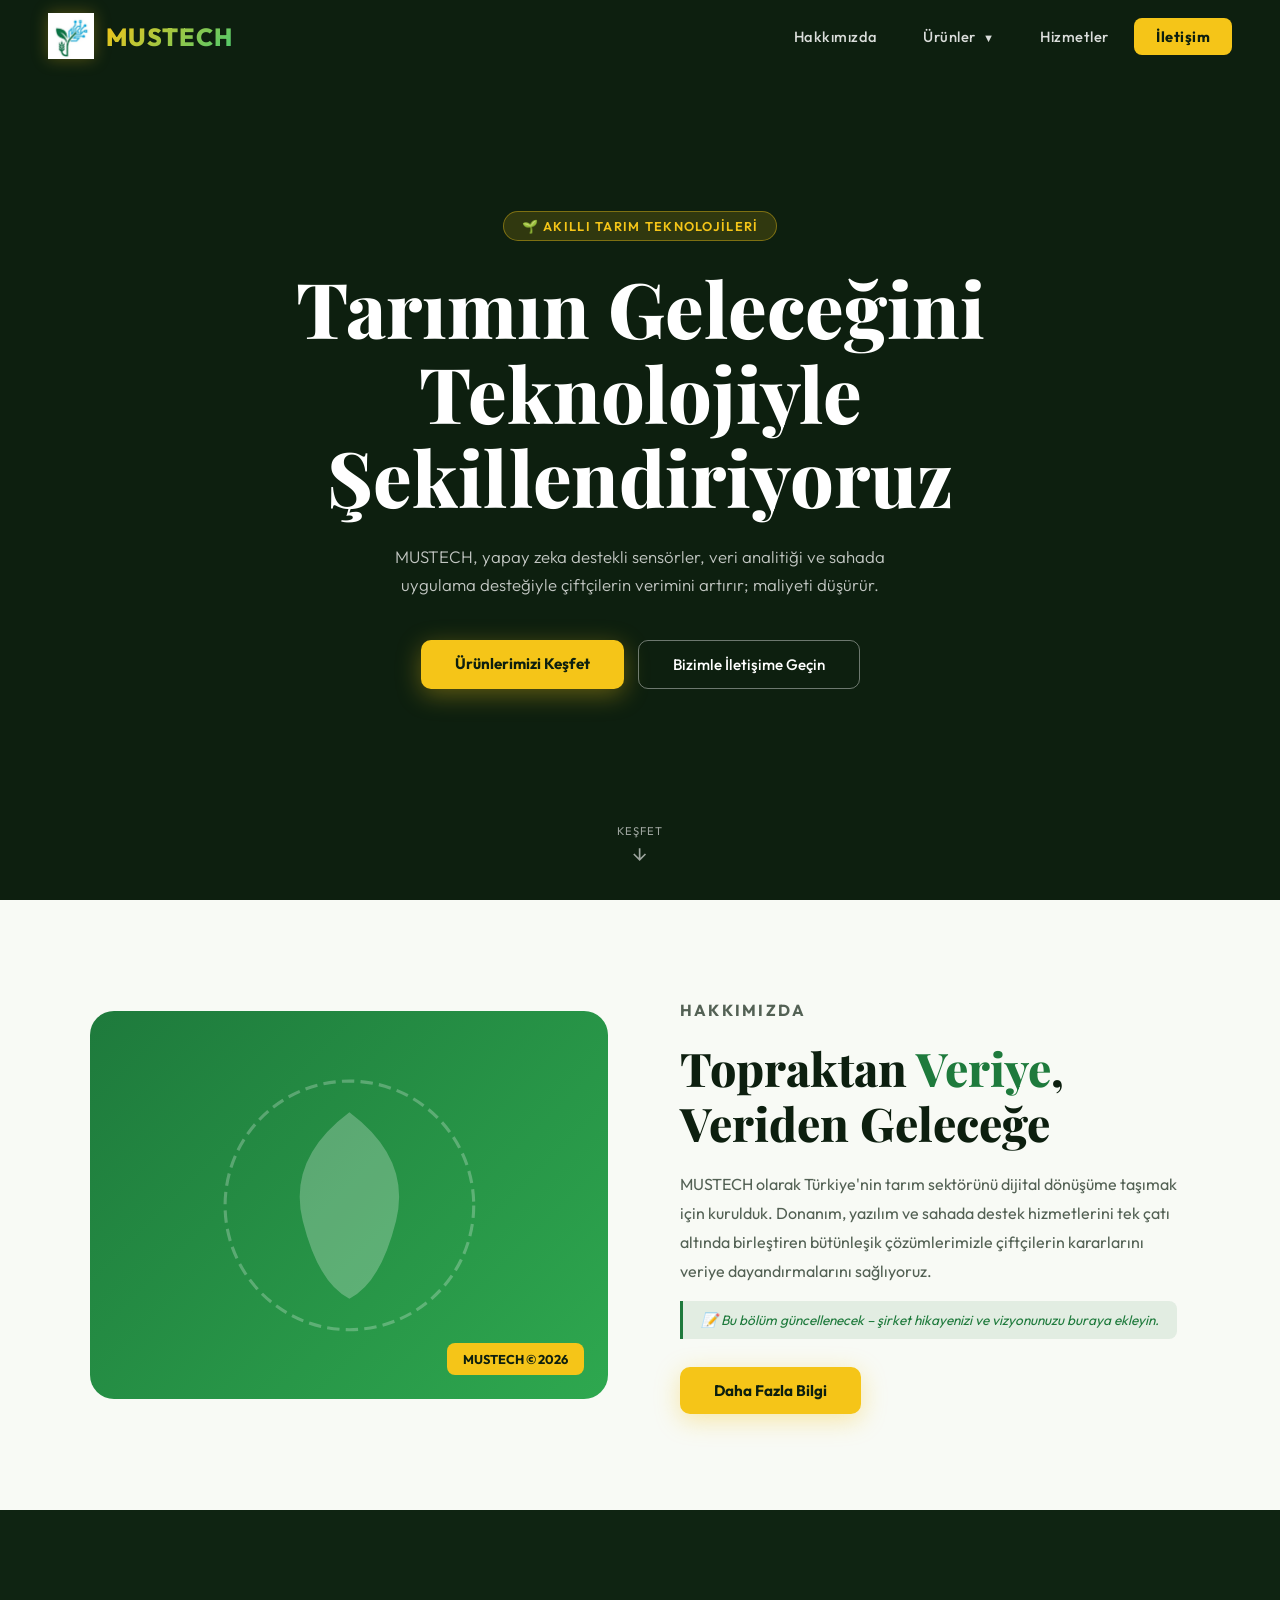
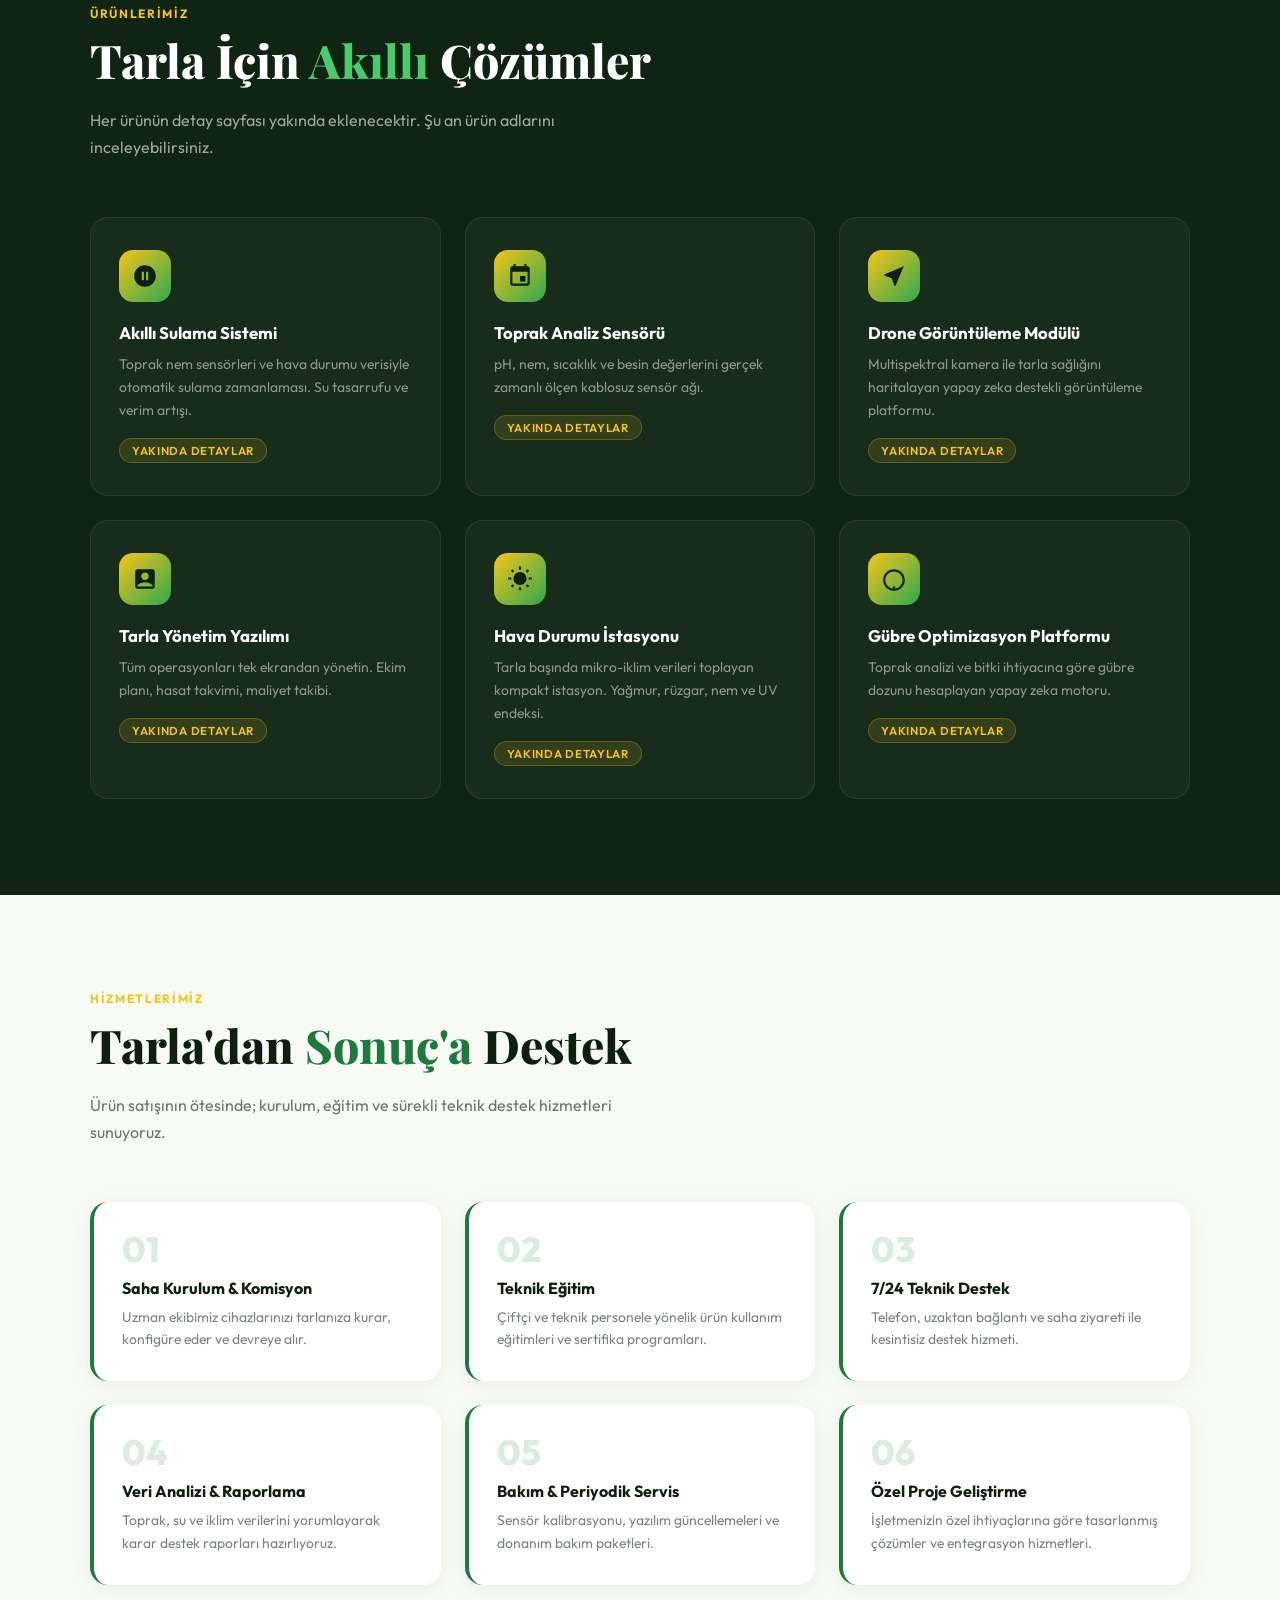
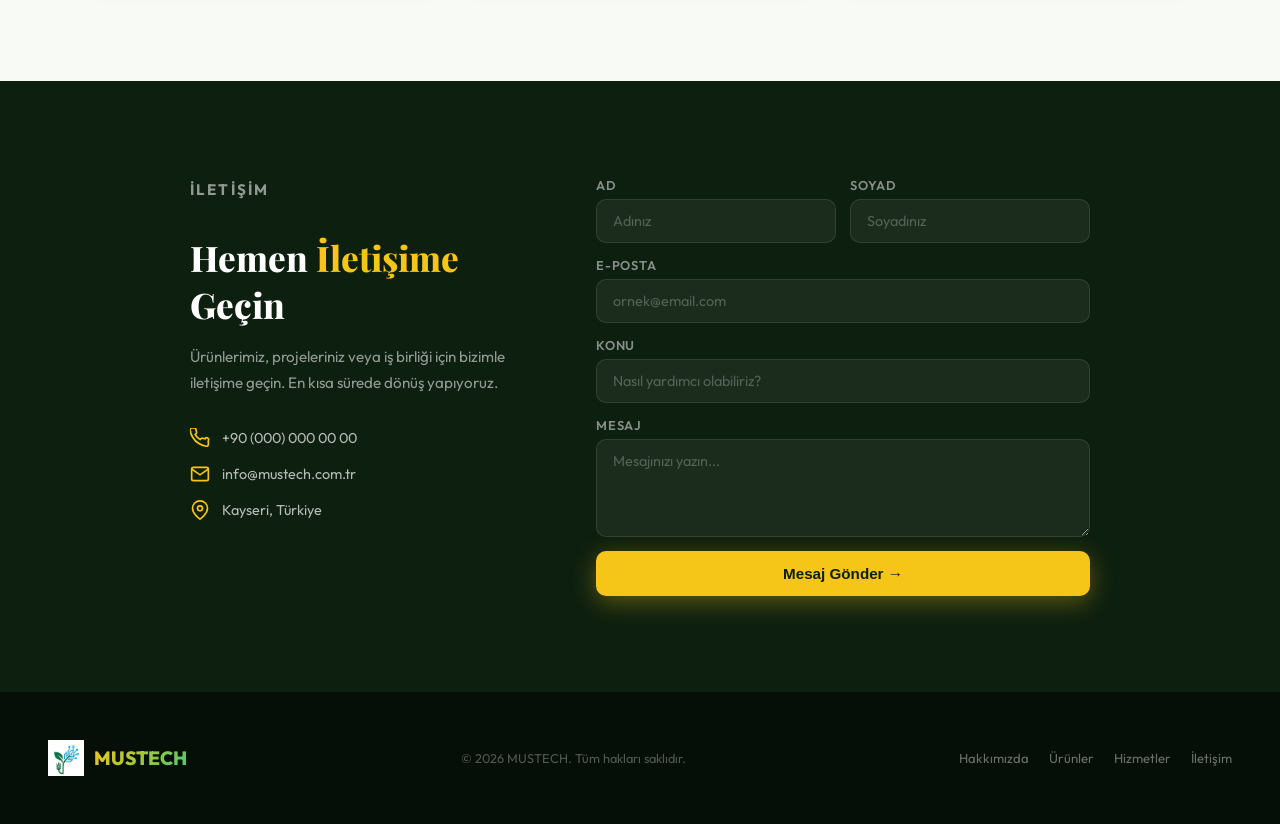
<file: index (5).html>
<!DOCTYPE html>
<html lang="tr">
<head>
  <meta charset="UTF-8" />
  <meta name="viewport" content="width=device-width, initial-scale=1.0" />
  <title>MUSTECH – Akıllı Tarım Teknolojileri</title>
  <link href="https://fonts.googleapis.com/css2?family=Outfit:wght@300;400;500;600;700;800&family=Playfair+Display:wght@700;800&display=swap" rel="stylesheet" />
  <style>
    /* ===== CSS VARIABLES ===== */
    :root {
      --yellow:  #F5C518;
      --yellow-light: #FFE066;
      --green:   #1E7A3C;
      --green-mid: #2EA84F;
      --green-light: #4CC96E;
      --white:   #FFFFFF;
      --off-white: #F8FAF5;
      --dark:    #0D1F0F;
      --gray:    #6B7B6D;
      --nav-h:   72px;
    }

    /* ===== RESET ===== */
    *, *::before, *::after { box-sizing: border-box; margin: 0; padding: 0; }
    html { scroll-behavior: smooth; }
    body {
      font-family: 'Outfit', sans-serif;
      background: var(--dark);
      color: var(--white);
      overflow-x: hidden;
    }

    /* ===== NAVBAR ===== */
    #navbar {
      position: fixed;
      top: 0; left: 0; right: 0;
      height: var(--nav-h);
      z-index: 1000;
      display: flex;
      align-items: center;
      justify-content: space-between;
      padding: 0 48px;
      background: rgba(13, 31, 15, 0.0);
      backdrop-filter: blur(0px);
      transition: background 0.4s, backdrop-filter 0.4s, box-shadow 0.4s;
    }
    #navbar.scrolled {
      background: rgba(13, 31, 15, 0.92);
      backdrop-filter: blur(18px);
      box-shadow: 0 2px 32px rgba(0,0,0,0.3);
    }

    .brand {
      display: flex;
      align-items: center;
      gap: 12px;
      text-decoration: none;
    }
    .brand img {
      height: 46px;
      width: auto;
      filter: drop-shadow(0 0 8px rgba(245,197,24,0.3));
    }
    .brand-name {
      font-family: 'Outfit', sans-serif;
      font-weight: 800;
      font-size: 1.55rem;
      letter-spacing: 0.04em;
      background: linear-gradient(135deg, var(--yellow) 0%, var(--green-light) 100%);
      -webkit-background-clip: text;
      -webkit-text-fill-color: transparent;
      background-clip: text;
    }

    /* ===== NAV LINKS ===== */
    .nav-links {
      display: flex;
      align-items: center;
      gap: 6px;
      list-style: none;
      position: relative;
    }
    .nav-links li {
      position: relative;
    }
    .nav-links li a, .nav-links li button {
      display: block;
      padding: 8px 20px;
      font-family: 'Outfit', sans-serif;
      font-size: 0.92rem;
      font-weight: 500;
      letter-spacing: 0.03em;
      color: rgba(255,255,255,0.85);
      text-decoration: none;
      background: none;
      border: none;
      border-radius: 8px;
      transition: color 0.25s, background 0.25s;
      white-space: nowrap;
    }
    .nav-links li a:hover, .nav-links li button:hover,
    .nav-links li a.active, .nav-links li button.active {
      color: var(--dark);
      background: var(--white);
    }

    /* Ürünler dropdown */
    .dropdown { position: relative; }
    .dropdown-menu {
      position: absolute;
      top: calc(100% + 10px);
      left: 50%;
      transform: translateX(-50%) translateY(10px);
      min-width: 240px;
      background: rgba(13,31,15,0.97);
      border: 1px solid rgba(245,197,24,0.2);
      border-radius: 14px;
      padding: 10px 0;
      opacity: 0;
      pointer-events: none;
      transition: opacity 0.25s, transform 0.25s;
      backdrop-filter: blur(20px);
      box-shadow: 0 16px 48px rgba(0,0,0,0.5);
    }
    .dropdown:hover .dropdown-menu,
    .dropdown-menu:hover {
      opacity: 1;
      pointer-events: auto;
      transform: translateX(-50%) translateY(0);
    }
    .dropdown-menu a {
      display: block;
      padding: 11px 22px;
      font-size: 0.88rem;
      color: rgba(255,255,255,0.8) !important;
      border-radius: 0 !important;
      background: none !important;
      transition: color 0.2s, padding-left 0.2s !important;
      border-left: 2px solid transparent;
    }
    .dropdown-menu a:hover {
      color: var(--yellow) !important;
      padding-left: 28px !important;
      border-left-color: var(--yellow) !important;
      background: rgba(245,197,24,0.06) !important;
    }
    .dropdown-arrow {
      display: inline-block;
      margin-left: 4px;
      font-size: 0.7rem;
      transition: transform 0.25s;
    }
    .dropdown:hover .dropdown-arrow { transform: rotate(180deg); }

    .nav-cta {
      padding: 9px 22px !important;
      background: var(--yellow) !important;
      color: var(--dark) !important;
      font-weight: 700 !important;
      border-radius: 8px !important;
      transition: background 0.2s, transform 0.2s !important;
    }
    .nav-cta:hover {
      background: var(--yellow-light) !important;
      color: var(--dark) !important;
      transform: translateY(-1px);
    }

    /* ===== HERO ===== */
    #hero {
      position: relative;
      width: 100%;
      height: 100vh;
      min-height: 600px;
      overflow: hidden;
      display: flex;
      align-items: center;
      justify-content: center;
    }

    /* Video background */
    .hero-video-wrap {
      position: absolute;
      inset: 0;
      z-index: 0;
    }
    .hero-video-wrap video {
      width: 100%;
      height: 100%;
      object-fit: cover;
    }
    /* Fallback animated gradient when video isn't available */
    .hero-video-fallback {
      position: absolute;
      inset: 0;
      background: linear-gradient(135deg, #0D1F0F 0%, #1E4020 40%, #0A2810 100%);
      animation: bgPulse 8s ease-in-out infinite alternate;
    }
    @keyframes bgPulse {
      0%   { background: linear-gradient(135deg, #0D1F0F 0%, #1E4020 40%, #0A2810 100%); }
      50%  { background: linear-gradient(135deg, #0A2810 0%, #163318 40%, #1E4020 100%); }
      100% { background: linear-gradient(200deg, #122015 0%, #0D2E15 40%, #1A3E1E 100%); }
    }

    /* Animated particles / data-nodes */
    .hero-particles {
      position: absolute;
      inset: 0;
      z-index: 1;
      overflow: hidden;
    }
    .hero-particles span {
      position: absolute;
      border-radius: 50%;
      opacity: 0;
      animation: particleFly linear infinite;
    }
    @keyframes particleFly {
      0%   { opacity: 0; transform: translateY(0) scale(0.5); }
      10%  { opacity: 0.6; }
      90%  { opacity: 0.3; }
      100% { opacity: 0; transform: translateY(-100vh) scale(1); }
    }

    .hero-overlay {
      position: absolute;
      inset: 0;
      background: linear-gradient(to bottom,
        rgba(13,31,15,0.55) 0%,
        rgba(13,31,15,0.25) 40%,
        rgba(13,31,15,0.75) 100%);
      z-index: 2;
    }

    .hero-content {
      position: relative;
      z-index: 3;
      text-align: center;
      max-width: 820px;
      padding: 0 24px;
      animation: heroFadeIn 1.2s ease forwards;
    }
    @keyframes heroFadeIn {
      from { opacity: 0; transform: translateY(30px); }
      to   { opacity: 1; transform: translateY(0); }
    }

    .hero-badge {
      display: inline-block;
      padding: 6px 18px;
      background: rgba(245,197,24,0.15);
      border: 1px solid rgba(245,197,24,0.4);
      border-radius: 100px;
      font-size: 0.8rem;
      font-weight: 600;
      letter-spacing: 0.1em;
      color: var(--yellow);
      text-transform: uppercase;
      margin-bottom: 24px;
    }

    .hero-title {
      font-family: 'Playfair Display', serif;
      font-size: clamp(2.4rem, 6vw, 5rem);
      font-weight: 800;
      line-height: 1.1;
      margin-bottom: 24px;
      color: var(--white);
    }
    .hero-title em {
      font-style: normal;
      background: linear-gradient(90deg, var(--yellow), var(--green-light));
      -webkit-background-clip: text;
      -webkit-text-fill-color: transparent;
      background-clip: text;
    }

    .hero-sub {
      font-size: 1.05rem;
      font-weight: 300;
      color: rgba(255,255,255,0.75);
      max-width: 560px;
      margin: 0 auto 40px;
      line-height: 1.7;
    }

    .hero-btns {
      display: flex;
      gap: 14px;
      justify-content: center;
      flex-wrap: wrap;
    }
    .btn-primary {
      padding: 14px 34px;
      background: var(--yellow);
      color: var(--dark);
      font-weight: 700;
      font-size: 0.95rem;
      border-radius: 10px;
      border: none;
      text-decoration: none;
      transition: background 0.2s, transform 0.2s, box-shadow 0.2s;
      box-shadow: 0 6px 24px rgba(245,197,24,0.35);
    }
    .btn-primary:hover {
      background: var(--yellow-light);
      transform: translateY(-2px);
      box-shadow: 0 10px 32px rgba(245,197,24,0.5);
    }
    .btn-outline {
      padding: 14px 34px;
      background: transparent;
      color: var(--white);
      font-weight: 500;
      font-size: 0.95rem;
      border-radius: 10px;
      border: 1.5px solid rgba(255,255,255,0.4);
      text-decoration: none;
      transition: border-color 0.2s, background 0.2s, transform 0.2s;
    }
    .btn-outline:hover {
      border-color: var(--white);
      background: rgba(255,255,255,0.08);
      transform: translateY(-2px);
    }

    /* scroll indicator */
    .scroll-hint {
      position: absolute;
      bottom: 36px;
      left: 50%;
      transform: translateX(-50%);
      z-index: 3;
      display: flex;
      flex-direction: column;
      align-items: center;
      gap: 6px;
      opacity: 0.6;
      animation: bounce 2s infinite;
    }
    .scroll-hint span { font-size: 0.7rem; letter-spacing: 0.1em; text-transform: uppercase; }
    .scroll-hint svg { width: 20px; height: 20px; }
    @keyframes bounce {
      0%,100% { transform: translateX(-50%) translateY(0); }
      50%      { transform: translateX(-50%) translateY(8px); }
    }

    /* ===== STATS STRIP ===== */
    .stats-strip {
      background: var(--yellow);
      padding: 28px 48px;
      display: flex;
      justify-content: center;
      gap: clamp(32px, 6vw, 96px);
      flex-wrap: wrap;
    }
    .stat { text-align: center; }
    .stat-num {
      font-size: 2.1rem;
      font-weight: 800;
      color: var(--dark);
      display: block;
    }
    .stat-lbl {
      font-size: 0.8rem;
      font-weight: 600;
      color: rgba(13,31,15,0.65);
      letter-spacing: 0.05em;
      text-transform: uppercase;
    }

    /* ===== SECTION SHARED ===== */
    section { padding: 96px 48px; }
    .section-label {
      font-size: 0.75rem;
      font-weight: 700;
      letter-spacing: 0.14em;
      text-transform: uppercase;
      color: var(--yellow);
      margin-bottom: 12px;
    }
    .section-title {
      font-family: 'Playfair Display', serif;
      font-size: clamp(1.8rem, 4vw, 2.9rem);
      font-weight: 800;
      line-height: 1.2;
      margin-bottom: 18px;
    }
    .section-title em {
      font-style: normal;
      color: var(--green-light);
    }
    .section-sub {
      font-size: 1rem;
      color: rgba(255,255,255,0.6);
      max-width: 540px;
      line-height: 1.7;
    }

    /* ===== ABOUT SECTION ===== */
    #about {
      background: var(--off-white);
      color: var(--dark);
    }
    #about .section-title em { color: var(--green); }
    #about .section-sub { color: rgba(13,31,15,0.6); }
    .about-inner {
      max-width: 1100px;
      margin: 0 auto;
      display: grid;
      grid-template-columns: 1fr 1fr;
      gap: 64px;
      align-items: center;
    }
    .about-visual {
      background: linear-gradient(135deg, var(--green) 0%, var(--green-mid) 100%);
      border-radius: 24px;
      aspect-ratio: 4/3;
      display: flex;
      align-items: center;
      justify-content: center;
      overflow: hidden;
      position: relative;
    }
    .about-visual svg { width: 60%; opacity: 0.25; }
    .about-tag {
      position: absolute;
      bottom: 24px; right: 24px;
      background: var(--yellow);
      color: var(--dark);
      font-weight: 700;
      font-size: 0.8rem;
      padding: 8px 16px;
      border-radius: 8px;
    }
    .about-text { padding-left: 8px; }
    .about-text p {
      font-size: 1rem;
      line-height: 1.8;
      color: rgba(13,31,15,0.7);
      margin-bottom: 16px;
    }
    /* placeholder – kullanıcı kendi metnini ekleyecek */
    .placeholder-note {
      display: inline-block;
      padding: 10px 18px;
      background: rgba(30,122,60,0.1);
      border-left: 3px solid var(--green);
      border-radius: 0 8px 8px 0;
      font-size: 0.85rem;
      color: var(--green);
      font-style: italic;
    }

    /* ===== PRODUCTS SECTION ===== */
    #products {
      background: #0f2412;
    }
    .products-inner {
      max-width: 1100px;
      margin: 0 auto;
    }
    .products-header {
      margin-bottom: 56px;
    }
    .product-cards {
      display: grid;
      grid-template-columns: repeat(auto-fill, minmax(260px, 1fr));
      gap: 24px;
    }
    .product-card {
      background: rgba(255,255,255,0.04);
      border: 1px solid rgba(255,255,255,0.08);
      border-radius: 18px;
      padding: 32px 28px;
      transition: transform 0.3s, border-color 0.3s, box-shadow 0.3s;
      position: relative;
      overflow: hidden;
    }
    .product-card::before {
      content: '';
      position: absolute;
      inset: 0;
      background: linear-gradient(135deg, rgba(245,197,24,0.06) 0%, transparent 60%);
      opacity: 0;
      transition: opacity 0.3s;
    }
    .product-card:hover {
      transform: translateY(-6px);
      border-color: rgba(245,197,24,0.35);
      box-shadow: 0 20px 48px rgba(0,0,0,0.4);
    }
    .product-card:hover::before { opacity: 1; }
    .card-icon {
      width: 52px; height: 52px;
      background: linear-gradient(135deg, var(--yellow) 0%, var(--green-mid) 100%);
      border-radius: 14px;
      display: flex;
      align-items: center;
      justify-content: center;
      margin-bottom: 20px;
    }
    .card-icon svg { width: 26px; height: 26px; color: var(--dark); fill: currentColor; }
    .card-title {
      font-size: 1.05rem;
      font-weight: 700;
      margin-bottom: 10px;
      color: var(--white);
    }
    .card-desc {
      font-size: 0.87rem;
      color: rgba(255,255,255,0.5);
      line-height: 1.65;
    }
    .card-badge {
      display: inline-block;
      margin-top: 16px;
      padding: 4px 12px;
      background: rgba(245,197,24,0.12);
      border: 1px solid rgba(245,197,24,0.25);
      color: var(--yellow);
      font-size: 0.72rem;
      font-weight: 600;
      border-radius: 100px;
      letter-spacing: 0.06em;
    }

    /* ===== SERVICES SECTION ===== */
    #services {
      background: var(--off-white);
      color: var(--dark);
    }
    #services .section-title em { color: var(--green); }
    #services .section-sub { color: rgba(13,31,15,0.6); }
    .services-inner {
      max-width: 1100px;
      margin: 0 auto;
    }
    .services-header { margin-bottom: 56px; }
    .service-list {
      display: grid;
      grid-template-columns: repeat(auto-fill, minmax(300px, 1fr));
      gap: 24px;
    }
    .service-item {
      padding: 30px 28px;
      background: var(--white);
      border-radius: 18px;
      box-shadow: 0 4px 24px rgba(0,0,0,0.06);
      border-left: 4px solid var(--green);
      transition: transform 0.3s, box-shadow 0.3s, border-color 0.3s;
    }
    .service-item:hover {
      transform: translateY(-4px);
      box-shadow: 0 14px 40px rgba(0,0,0,0.12);
      border-color: var(--yellow);
    }
    .service-num {
      font-size: 2.2rem;
      font-weight: 800;
      color: rgba(30,122,60,0.15);
      line-height: 1;
      margin-bottom: 10px;
    }
    .service-title {
      font-size: 1rem;
      font-weight: 700;
      color: var(--dark);
      margin-bottom: 8px;
    }
    .service-desc {
      font-size: 0.87rem;
      color: rgba(13,31,15,0.55);
      line-height: 1.65;
    }

    /* ===== CONTACT SECTION ===== */
    #contact {
      background: var(--dark);
    }
    .contact-inner {
      max-width: 900px;
      margin: 0 auto;
      display: grid;
      grid-template-columns: 1fr 1fr;
      gap: 64px;
      align-items: start;
    }
    .contact-info h2 {
      font-family: 'Playfair Display', serif;
      font-size: 2.2rem;
      font-weight: 800;
      margin-bottom: 16px;
    }
    .contact-info p {
      font-size: 0.95rem;
      color: rgba(255,255,255,0.55);
      line-height: 1.7;
      margin-bottom: 32px;
    }
    .contact-detail {
      display: flex;
      align-items: center;
      gap: 12px;
      margin-bottom: 16px;
      font-size: 0.9rem;
      color: rgba(255,255,255,0.7);
    }
    .contact-detail svg { flex-shrink: 0; color: var(--yellow); }
    .contact-form { display: flex; flex-direction: column; gap: 14px; }
    .form-row { display: grid; grid-template-columns: 1fr 1fr; gap: 14px; }
    .form-group { display: flex; flex-direction: column; gap: 6px; }
    .form-group label { font-size: 0.8rem; font-weight: 600; color: rgba(255,255,255,0.5); letter-spacing: 0.06em; text-transform: uppercase; }
    .form-group input,
    .form-group textarea {
      padding: 12px 16px;
      background: rgba(255,255,255,0.06);
      border: 1px solid rgba(255,255,255,0.1);
      border-radius: 10px;
      color: var(--white);
      font-family: 'Outfit', sans-serif;
      font-size: 0.9rem;
      transition: border-color 0.2s, background 0.2s;
      resize: vertical;
    }
    .form-group input:focus,
    .form-group textarea:focus {
      outline: none;
      border-color: var(--yellow);
      background: rgba(245,197,24,0.05);
    }
    .form-group input::placeholder,
    .form-group textarea::placeholder { color: rgba(255,255,255,0.25); }

    /* ===== FOOTER ===== */
    footer {
      background: #060f07;
      padding: 48px;
      display: flex;
      align-items: center;
      justify-content: space-between;
      flex-wrap: wrap;
      gap: 24px;
    }
    .footer-brand { display: flex; align-items: center; gap: 10px; }
    .footer-brand img { height: 36px; }
    .footer-brand span {
      font-weight: 800;
      font-size: 1.2rem;
      background: linear-gradient(135deg, var(--yellow), var(--green-light));
      -webkit-background-clip: text;
      -webkit-text-fill-color: transparent;
      background-clip: text;
    }
    .footer-copy { font-size: 0.8rem; color: rgba(255,255,255,0.3); }
    .footer-links { display: flex; gap: 20px; }
    .footer-links a { font-size: 0.82rem; color: rgba(255,255,255,0.4); text-decoration: none; transition: color 0.2s; }
    .footer-links a:hover { color: var(--yellow); }

    /* ===== RESPONSIVE ===== */
    @media(max-width:900px) {
      #navbar { padding: 0 24px; }
      .about-inner, .contact-inner { grid-template-columns: 1fr; }
      .form-row { grid-template-columns: 1fr; }
      section { padding: 72px 24px; }
      .stats-strip { padding: 24px; }
    }
    @media(max-width:640px) {
      .nav-links { gap: 2px; }
      .nav-links li a, .nav-links li button { padding: 7px 10px; font-size: 0.82rem; }
      .brand-name { font-size: 1.2rem; }
    }
  </style>
</head>
<body>

<!-- ===== NAVBAR ===== -->
<nav id="navbar">
  <a href="#" class="brand">
    <!-- LOGO: base64 gömülü -->
    <img id="logo-img" alt="MusTech Logo" />
    <span class="brand-name">MUSTECH</span>
  </a>

  <ul class="nav-links">
    <li><a href="#about">Hakkımızda</a></li>
    <li class="dropdown">
      <button>Ürünler <span class="dropdown-arrow">▼</span></button>
      <div class="dropdown-menu">
        <!-- Ürün isimleri buraya eklendi – detaylar sonradan güncellenecek -->
        <a href="#products">Akıllı Sulama Sistemi</a>
        <a href="#products">Toprak Analiz Sensörü</a>
        <a href="#products">Drone Görüntüleme Modülü</a>
        <a href="#products">Tarla Yönetim Yazılımı</a>
        <a href="#products">Hava Durumu İstasyonu</a>
        <a href="#products">Gübre Optimizasyon Platformu</a>
      </div>
    </li>
    <li><a href="#services">Hizmetler</a></li>
    <li><a href="#contact" class="nav-cta">İletişim</a></li>
  </ul>
</nav>

<!-- ===== HERO ===== -->
<section id="hero">
  <div class="hero-video-wrap">
    <!-- Tarım video arka planı - Pexels'den ücretsiz video -->
    <video autoplay muted loop playsinline>
      <source src="https://videos.pexels.com/video-files/4894264/4894264-uhd_2560_1440_25fps.mp4" type="video/mp4" />
      <!-- Fallback gradient if video fails to load -->
      <div class="hero-video-fallback"></div>
    </video>
  </div>

  <!-- Animated particles -->
  <div class="hero-particles" id="particles"></div>

  <div class="hero-overlay"></div>

  <div class="hero-content">
    <span class="hero-badge">🌱 Akıllı Tarım Teknolojileri</span>
    <h1 class="hero-title">
      Tarımın Geleceğini<br>
      Teknolojiyle Şekillendiriyoruz
    </h1>
    <p class="hero-sub">
      MUSTECH, yapay zeka destekli sensörler, veri analitiği ve sahada uygulama desteğiyle
      çiftçilerin verimini artırır; maliyeti düşürür.
    </p>
    <div class="hero-btns">
      <a href="#products" class="btn-primary">Ürünlerimizi Keşfet</a>
      <a href="#contact" class="btn-outline">Bizimle İletişime Geçin</a>
    </div>
  </div>

  <div class="scroll-hint">
    <span>Keşfet</span>
    <svg viewBox="0 0 24 24" fill="none" stroke="currentColor" stroke-width="2">
      <path d="M12 5v14M5 12l7 7 7-7"/>
    </svg>
  </div>
</section>

<!-- ===== HAKKIMIZDA ===== -->
<section id="about">
  <div class="about-inner">
    <div class="about-visual">
      <!-- Dekoratif SVG -->
      <svg viewBox="0 0 200 200" fill="none" xmlns="http://www.w3.org/2000/svg">
        <circle cx="100" cy="100" r="80" stroke="white" stroke-width="2" stroke-dasharray="8 4"/>
        <path d="M100 40 Q140 70 130 110 Q120 150 100 160 Q80 150 70 110 Q60 70 100 40Z" fill="white"/>
      </svg>
      <span class="about-tag">MUSTECH © 2026</span>
    </div>
    <div class="about-text">
      <p class="section-label">Hakkımızda</p>
      <h2 class="section-title">Topraktan <em>Veriye</em>,<br>Veriden Geleceğe</h2>
      <!--
        ============================================================
        HAKKIMIZDA METNİ – SONRADAN GÜNCELLENECEKTİR
        Aşağıdaki placeholder metni kendi şirket tanıtımınızla değiştirin.
        ============================================================
      -->
      <p>
        MUSTECH olarak Türkiye'nin tarım sektörünü dijital dönüşüme taşımak için kurulduk.
        Donanım, yazılım ve sahada destek hizmetlerini tek çatı altında birleştiren bütünleşik
        çözümlerimizle çiftçilerin kararlarını veriye dayandırmalarını sağlıyoruz.
      </p>
      <span class="placeholder-note">
        📝 Bu bölüm güncellenecek – şirket hikayenizi ve vizyonunuzu buraya ekleyin.
      </span>
      <br><br>
      <a href="#contact" class="btn-primary" style="display:inline-block;margin-top:8px;">Daha Fazla Bilgi</a>
    </div>
  </div>
</section>

<!-- ===== ÜRÜNLER ===== -->
<section id="products">
  <div class="products-inner">
    <div class="products-header">
      <p class="section-label">Ürünlerimiz</p>
      <h2 class="section-title">Tarla İçin <em>Akıllı</em> Çözümler</h2>
      <p class="section-sub">Her ürünün detay sayfası yakında eklenecektir. Şu an ürün adlarını inceleyebilirsiniz.</p>
    </div>

    <div class="product-cards">
      <!-- ÜRÜN 1 -->
      <div class="product-card">
        <div class="card-icon">
          <svg viewBox="0 0 24 24"><path d="M12 2C6.48 2 2 6.48 2 12s4.48 10 10 10 10-4.48 10-10S17.52 2 12 2zm-1 14H9V8h2v8zm4 0h-2V8h2v8z"/></svg>
        </div>
        <p class="card-title">Akıllı Sulama Sistemi</p>
        <p class="card-desc">Toprak nem sensörleri ve hava durumu verisiyle otomatik sulama zamanlaması. Su tasarrufu ve verim artışı.</p>
        <span class="card-badge">YAKINDA DETAYLAR</span>
      </div>

      <!-- ÜRÜN 2 -->
      <div class="product-card">
        <div class="card-icon">
          <svg viewBox="0 0 24 24"><path d="M17 12h-5v5h5v-5zM16 1v2H8V1H6v2H5c-1.11 0-1.99.9-1.99 2L3 19c0 1.1.89 2 2 2h14c1.1 0 2-.9 2-2V5c0-1.1-.9-2-2-2h-1V1h-2zm3 18H5V8h14v11z"/></svg>
        </div>
        <p class="card-title">Toprak Analiz Sensörü</p>
        <p class="card-desc">pH, nem, sıcaklık ve besin değerlerini gerçek zamanlı ölçen kablosuz sensör ağı.</p>
        <span class="card-badge">YAKINDA DETAYLAR</span>
      </div>

      <!-- ÜRÜN 3 -->
      <div class="product-card">
        <div class="card-icon">
          <svg viewBox="0 0 24 24"><path d="M21 3L3 10.53v.98l6.84 2.65L12.48 21h.98L21 3z"/></svg>
        </div>
        <p class="card-title">Drone Görüntüleme Modülü</p>
        <p class="card-desc">Multispektral kamera ile tarla sağlığını haritalayan yapay zeka destekli görüntüleme platformu.</p>
        <span class="card-badge">YAKINDA DETAYLAR</span>
      </div>

      <!-- ÜRÜN 4 -->
      <div class="product-card">
        <div class="card-icon">
          <svg viewBox="0 0 24 24"><path d="M19 3H5c-1.1 0-2 .9-2 2v14c0 1.1.9 2 2 2h14c1.1 0 2-.9 2-2V5c0-1.1-.9-2-2-2zm-7 3c1.93 0 3.5 1.57 3.5 3.5S13.93 13 12 13s-3.5-1.57-3.5-3.5S10.07 6 12 6zm7 13H5v-.23c0-.62.28-1.2.76-1.58C7.47 15.82 9.64 15 12 15s4.53.82 6.24 2.19c.48.38.76.97.76 1.58V19z"/></svg>
        </div>
        <p class="card-title">Tarla Yönetim Yazılımı</p>
        <p class="card-desc">Tüm operasyonları tek ekrandan yönetin. Ekim planı, hasat takvimi, maliyet takibi.</p>
        <span class="card-badge">YAKINDA DETAYLAR</span>
      </div>

      <!-- ÜRÜN 5 -->
      <div class="product-card">
        <div class="card-icon">
          <svg viewBox="0 0 24 24"><path d="M6.76 4.84l-1.8-1.79-1.41 1.41 1.79 1.79 1.42-1.41zM4 10.5H1v2h3v-2zm9-9.95h-2V3.5h2V.55zm7.45 3.91l-1.41-1.41-1.79 1.79 1.41 1.41 1.79-1.79zm-3.21 13.7l1.79 1.8 1.41-1.41-1.8-1.79-1.4 1.4zM20 10.5v2h3v-2h-3zm-8-5c-3.31 0-6 2.69-6 6s2.69 6 6 6 6-2.69 6-6-2.69-6-6-6zm-1 16.95h2V19.5h-2v2.95zm-7.45-3.91l1.41 1.41 1.79-1.8-1.41-1.41-1.79 1.8z"/></svg>
        </div>
        <p class="card-title">Hava Durumu İstasyonu</p>
        <p class="card-desc">Tarla başında mikro-iklim verileri toplayan kompakt istasyon. Yağmur, rüzgar, nem ve UV endeksi.</p>
        <span class="card-badge">YAKINDA DETAYLAR</span>
      </div>

      <!-- ÜRÜN 6 -->
      <div class="product-card">
        <div class="card-icon">
          <svg viewBox="0 0 24 24"><path d="M12 3C6.48 3 2 7.48 2 13c0 5.52 4.48 10 10 10s10-4.48 10-10c0-5.52-4.48-10-10-10zm1 17.93V19h-2v1.93C7.06 20.48 4 17.17 4 13c0-4.41 3.59-8 8-8s8 3.59 8 8c0 4.17-3.06 7.48-7 7.93z"/></svg>
        </div>
        <p class="card-title">Gübre Optimizasyon Platformu</p>
        <p class="card-desc">Toprak analizi ve bitki ihtiyacına göre gübre dozunu hesaplayan yapay zeka motoru.</p>
        <span class="card-badge">YAKINDA DETAYLAR</span>
      </div>
    </div>
  </div>
</section>

<!-- ===== HİZMETLER ===== -->
<section id="services">
  <div class="services-inner">
    <div class="services-header">
      <p class="section-label">Hizmetlerimiz</p>
      <h2 class="section-title">Tarla'dan <em>Sonuç'a</em> Destek</h2>
      <p class="section-sub">Ürün satışının ötesinde; kurulum, eğitim ve sürekli teknik destek hizmetleri sunuyoruz.</p>
    </div>
    <div class="service-list">
      <div class="service-item">
        <div class="service-num">01</div>
        <p class="service-title">Saha Kurulum & Komisyon</p>
        <p class="service-desc">Uzman ekibimiz cihazlarınızı tarlanıza kurar, konfigüre eder ve devreye alır.</p>
      </div>
      <div class="service-item">
        <div class="service-num">02</div>
        <p class="service-title">Teknik Eğitim</p>
        <p class="service-desc">Çiftçi ve teknik personele yönelik ürün kullanım eğitimleri ve sertifika programları.</p>
      </div>
      <div class="service-item">
        <div class="service-num">03</div>
        <p class="service-title">7/24 Teknik Destek</p>
        <p class="service-desc">Telefon, uzaktan bağlantı ve saha ziyareti ile kesintisiz destek hizmeti.</p>
      </div>
      <div class="service-item">
        <div class="service-num">04</div>
        <p class="service-title">Veri Analizi & Raporlama</p>
        <p class="service-desc">Toprak, su ve iklim verilerini yorumlayarak karar destek raporları hazırlıyoruz.</p>
      </div>
      <div class="service-item">
        <div class="service-num">05</div>
        <p class="service-title">Bakım & Periyodik Servis</p>
        <p class="service-desc">Sensör kalibrasyonu, yazılım güncellemeleri ve donanım bakım paketleri.</p>
      </div>
      <div class="service-item">
        <div class="service-num">06</div>
        <p class="service-title">Özel Proje Geliştirme</p>
        <p class="service-desc">İşletmenizin özel ihtiyaçlarına göre tasarlanmış çözümler ve entegrasyon hizmetleri.</p>
      </div>
    </div>
  </div>
</section>

<!-- ===== İLETİŞİM ===== -->
<section id="contact">
  <div class="contact-inner">
    <div class="contact-info">
      <p class="section-label">İletişim</p>
      <h2>Hemen <span style="color:var(--yellow)">İletişime</span><br>Geçin</h2>
      <p>Ürünlerimiz, projeleriniz veya iş birliği için bizimle iletişime geçin. En kısa sürede dönüş yapıyoruz.</p>
      <div class="contact-detail">
        <svg width="20" height="20" viewBox="0 0 24 24" fill="none" stroke="currentColor" stroke-width="2"><path d="M22 16.92v3a2 2 0 01-2.18 2 19.79 19.79 0 01-8.63-3.07A19.5 19.5 0 013.07 10.8 19.79 19.79 0 01.1 2.18 2 2 0 012.1 0h3a2 2 0 012 1.72 12.84 12.84 0 00.7 2.81 2 2 0 01-.45 2.11L6.2 7.78a16 16 0 006.02 6.02l1.14-1.15a2 2 0 012.11-.45 12.84 12.84 0 002.81.7A2 2 0 0122 14.92z"/></svg>
        <!-- Telefon numaranızı güncelleyin -->
        <span>+90 (000) 000 00 00</span>
      </div>
      <div class="contact-detail">
        <svg width="20" height="20" viewBox="0 0 24 24" fill="none" stroke="currentColor" stroke-width="2"><path d="M4 4h16c1.1 0 2 .9 2 2v12c0 1.1-.9 2-2 2H4c-1.1 0-2-.9-2-2V6c0-1.1.9-2 2-2z"/><polyline points="22,6 12,13 2,6"/></svg>
        <!-- E-posta adresinizi güncelleyin -->
        <span>info@mustech.com.tr</span>
      </div>
      <div class="contact-detail">
        <svg width="20" height="20" viewBox="0 0 24 24" fill="none" stroke="currentColor" stroke-width="2"><path d="M21 10c0 7-9 13-9 13s-9-6-9-13a9 9 0 0118 0z"/><circle cx="12" cy="10" r="3"/></svg>
        <!-- Adresinizi güncelleyin -->
        <span>Kayseri, Türkiye</span>
      </div>
    </div>

    <form class="contact-form" onsubmit="handleSubmit(event)">
      <div class="form-row">
        <div class="form-group">
          <label>Ad</label>
          <input type="text" placeholder="Adınız" />
        </div>
        <div class="form-group">
          <label>Soyad</label>
          <input type="text" placeholder="Soyadınız" />
        </div>
      </div>
      <div class="form-group">
        <label>E-posta</label>
        <input type="email" placeholder="ornek@email.com" />
      </div>
      <div class="form-group">
        <label>Konu</label>
        <input type="text" placeholder="Nasıl yardımcı olabiliriz?" />
      </div>
      <div class="form-group">
        <label>Mesaj</label>
        <textarea rows="4" placeholder="Mesajınızı yazın..."></textarea>
      </div>
      <button type="submit" class="btn-primary" style="width:100%;padding:14px;font-size:0.95rem;">
        Mesaj Gönder →
      </button>
    </form>
  </div>
</section>

<!-- ===== FOOTER ===== -->
<footer>
  <div class="footer-brand">
    <img id="logo-footer" alt="MUSTECH" />
    <span>MUSTECH</span>
  </div>
  <span class="footer-copy">© 2026 MUSTECH. Tüm hakları saklıdır.</span>
  <div class="footer-links">
    <a href="#about">Hakkımızda</a>
    <a href="#products">Ürünler</a>
    <a href="#services">Hizmetler</a>
    <a href="#contact">İletişim</a>
  </div>
</footer>

<script>
/* ===== LOGO BASE64 ===== */
const LOGO_B64 = "/9j/4AAQSkZJRgABAQEAYABgAAD/2wBDAAMCAgMCAgMDAwMEAwMEBQgFBQQEBQoHBwYIDAoMDAsKCwsNDhIQDQ4RDgsLEBYQERMUFRUVDA8XGBYUGBIUFRT/2wBDAQMEBAUEBQkFBQkUDQsNFBQUFBQUFBQUFBQUFBQUFBQUFBQUFBQUFBQUFBQUFBQUFBQUFBQUFBQUFBQUFBQUFBT/wAARCAF3AXcDASIAAhEBAxEB/8QAHwAAAQUBAQEBAQEAAAAAAAAAAAECAwQFBgcICQoL/[base64]/8QAHwEAAwEBAQEBAQEBAQAAAAAAAAECAwQFBgcICQoL/[base64]/[base64]/jTS9T1QUZrjfB3xS8P+NlP9lajDcuBlo1cbgPcZyK69WDDOaipSnSfLNWZrh8TSxUOelK6HdTSEgGjuea8r+OnxYuPhXpFrd29ot280oQqxxVUaM8RUVOnuyMZi6eCouvVdkj1QEGlyB/FXyAP2y9VQkHQYsgkZ86g/tm6oRn+wYsD/AKbj/Gvd/wBX8f8AynyK4yytr4z6+/GnA1wPwi8fS/EXwfbaxNB9lklLAxA524JH413acjnivAq05UpuE90fZYevDE01Vp7MkopF6UtZI6QooopgFFFFABRRRQAUUUUAFFFFABRRRQAUUUUAFFFFABRRRQAUUUUAFFFFABRRRQAUUUUAFFFFABRRRQAUUUUAFFFFABSGlppoA+ef2r/iHeeGtCg0ywkaKe9baXU4IXvXxwxLsWJL85Jc5OfWvrX9sLwfc6lpFjq1vEZRaOfMAGcKe9fJCcAEZ29OK/ZuFY0Pqt4pOTP5j46qYr6+1JtR6Gv4W8UXvhDWINRsp3geFgzKrHDqMcY/pX6L+CddHiTwvYagP+XiFX59SK/NzTdMuNZ1K3sbWNprmdwihecAnk4r9Hvh/ojeH/CGl2D/AH4YVQ/XFeBxfGgpRcLc3U+r8PJ4mSmpt8p0uea+bf2zOPCum/8AXyK+j1OB7183ftnf8irpwyP+PgHk18jkztjqetj9E4pV8qqWVzyr4D/CDR/iempNqMkyGCTaBG+3rWF8cfhzpvw18TW+nadJI0M0Jc+YcnIPrWD4O+Jmu+AjcDR7tIBOdzZUHpVPxh431Xxvfx3er3Sz3CJsUgY/lX6zHD4xY2VaU/3R/PU8TgJ5eqEaf7659l/ss8/CzTzn+J//AEI17IfuCvGf2V/l+FWnjB5d+v8AvGvZwPlr8ezF3xlR+Z/SWRK2XUvQfRSA5oJNece+haKbuNLQMWiiigAooooAKKKKACiiigAooooAKKKKACiiigAooooAKKKKACiiigAooooAKKKKACiiigAooooAKKKKACiiigApp60ufakB60AZ+r6Tb6vZy211Ek0MilXRxwRXwN8ffCOn+CvH81jpVsILdk8wxg8An0FfoLITg4r4V/aoI/4Wk/r9nUfjmvs+Fqs44vlT6H5Xx5QpvBKpy+9c9S/ZJ8GaVceHn1p7SOS/EzIJX5IHtX0xGoRAB0FeB/sfH/i30yjtcv0r37GOvNeLnE5TxtRSfU+l4Wo06WV0nTW6EasHxZ4J0jxnbJBq1nHeRo25VkGQDXQjDUxgSpxXjxlKElKLsz6irShWg4VFdHw1+1D4Q0zwf4k0220u0itI5ISWVOM810v7LHw+0LxlpWqPqmnQ3jxShR5gzjIqn+2Vx4u0kHn9wf511v7FgJ0jWuf+Wy/yr9NrYir/AGFGfM7n4RhcHQfE0qXIuXsfRPhvwxp/[base64]/P74q+Pv+Fi+L7nV0t/JgJ8uJT1IHQ1rfGb4yXnxP1psO8GjQsVihU8Oexau5/Z5+AEvii8i1/XoCmmoQ0NtIDmU9ifav0rL8NSyOh9bxXxtaI/C83zDEcUYxYHB/wANPVnsP7J+i3mk/D1TdW7wGaZpFVxg4Ne3E/KOcDrzVe3todNtkiRVjjQYCgcAV4J+0F+0HH4Ptn0bQ5El1mVcFgeIhjrn1r4r2dXNcW3SWsmfqHt8Pw/l8Y15fCj6CFxEP4x+Boe4jwfnFfm7/wALa8bBv+Rr1Pk5yLgqM+gAp5+LnjXv4p1bP/X1X0K4TxN7c6Pjn4gYe11SZ6p+2Q4fxfpJByPIbJz05rr/ANizI0fWT/03X+VfMGueJtU8STpLquo3F/Oq7Ue4lDYFfUP7F3GjawD188cfhXvZng5YLJVSm72Pk8kx0cx4jeIirXPqADnHakPAPpQWqhquq2+j2UtxcyrFEgLMzHAAr8pinKXKlc/oKpUjSi5zdkj5M/bC8YXkmv2OgRytFZ+V58oU8NzjBr5xbDHI5HbPWvTP2gfiBp/xB8bNc6eC0FrGIRIRgPg8mvMty5OGBGcDJxX7zkFGOGwMVP3Wz+TOJsXLG5jOVNuSNvwbr9z4Z8S2GoWrtHIkyhipwCCelfpJoV4dR0i0nPBkiVz+Ir88/hX4Bv8Ax74rs7e0gLW0bhriUqSoAPqOlfojpFmthp9vAo+WNAn5DFfCcW1KFTEL2e5+reH9HE06E/a3t5l4DilpB0NKK+AP2FC0UUUxhRRRQAUUUUAFFFFABRRRQAUUUUAFJijPOKQ8UAIWwcUua8K/aI/al0r9n6+0m3v9LudSkv8AcVWB1BUDqefrXn2k/wDBRnwFdlReabq9ju5JMO8D8qV0eZVzHD0Z+znKzPrYDIoya+fdG/bi+FOqlQ2vNYs38N3A0ePzFehaD8d/AfidU/[base64]/Zw+GFl8QPEstxfH/AEWxw3kryHPvX3LYWFvpNpHDBEkMMa7VVBgACvlb9i3/AI/dc+iV6d+0Z8YJfhvokdtZxl9QvtyxH+FMDk10Z2q+OzJ4eL9Dj4YeFyvJ/rs1r3Mf9oT4/QeDbOTRtIYT61MhHynKxDvmvkbw5oWsfETxSLK0V7vUbuTdJM2WC5PJY9hT9I0jW/iR4oFrD5l7qd4+ZJPv4BPJOOg+tfcvwY+DGnfDLRECIs+oygGe5IGSfQH0FezOpQ4doezp61WfN0KOL4wxntamlGL+8x/Bv7MvhPR9EtYdR0yDUb0KPMmlz8zdTjnoK3z+z94FVf8AkBWnHqD/AI16RgIoI6DuTXjnx4+OFn8OdLNvbMs+rTKRFCDkL7mvi6WIx2NrcsJu77H6VisFlWVYVzq01ZHzv+0x4Y0Lwl4nsLXR7WG3BiLPFD/h3r079i3nStZOf+WoPXPavmeMa18Q/EzYSTUNVvX5fkjB/kBX218FPhvB8HfCkrXk4+0zjzbh2bCqcdBmvtM3l9Xy2GFnLmqM/NOHaaxObzx9KPLSR6jqOpQaZayT3EixRINxdjgCvin9oD48XHjS+m0bSLhodLiYq8iHBlYfTtVj4/ftAT+NLu50PQ5mh0uNis1yhwXx1Ark/gt8Fb34oaxHJKrW2iwMDLKQQXPoPWuXK8spZfS+vY3dbI9HPc6r5xiP7Ny7bZss/A34LXfxL1WO5uY3g0SJh5rsCDIR2FfV5/[base64]/4KP6j9p+K3h+zzgW9gXOP9p8f0r5MVeOmMcdK+pP+Ciluy/Gywcjaj6UgB9cSHP8xXy5j+91rlnoz8XzjmeMnfuIUGQcfjTiqh9yllc/xISD+YpKKybZ5CnKOzOr8M/Fnxh4NZZNH8RahZqhwIzMWT8ia9w8Cft+fEDw6yR6wltr9sOrHCPj618yDg8cUdepJ+pq1No9ChmOJoaxkfp18Lv26/AXjp4rPU7lvDepOQuy9IEZY8YDZwa+jrDUrfUrZJ7aaK4icZV4mBVge4INfhuy78Lt345wzcD8q9R+EX7R/jT4PXsX9manLc6WGAfT7lvMj255Cg8itI1L7n1uB4kbajXR+wScinfjXhnwD/al8MfGqxjtopV03XFXMmnznDHnqg6kV7gjAgZ5rdan3NHEU68Oem7okpvOaN1LTOkQnmmswXjOBSscHnpXmHxn+MGnfDPRXkdxLfyAiC2B5Y+p9q3o0J4ioqdNXbODGY2lgaLrVXZIh+NXxm0/4aaQ4Egn1OUEQ26nJJ9T7V8K+J/EN94s1ifU9Smee7kJ+dj90eg/OrGu63rPxD8StdXTSX+o3L4ihByEzwFAHYVt/Eb4c3Hw3tdDW8k/0y+ikllQDhSCuB+tfruUYDDZW4QqO9Vn84cRZrjM7cqlJNUYnuP7F2BFrYXoXXH5VW/bS4vPD/8AvP8Ayqx+xcNsetgHKiReaq/tqH/StBP+0/8AKvAStn79T6+Tf+quoz9i3m+1z6JUv7aoP2nw6PeT+QqL9iof6drmfRal/bXP+k+Hs/3pP5Cp/wCZ+r9zNO3CbbK/7GtrFNqWrzPGjyxqoRtvIFfXHHHOBjpXyd+xgM3mt/7qV7D8b/jDafDDRDg+bqdwCttbjqx9foK8jOqM8TmkqVPds+p4ZxFHAZJGtU0S1K3xw+Nlj8ONIaKJxNqcwKxRKQcH1NfEd5daz8QfFJYpJqeq3jYWMktgHufQAUmq6lq/xA8TGa4MuoapdvhIwCduTjgegr7F+AXwItvAOnpqWopHPrEygsxGRHnsK+iisPw7hrvWqz42U8XxhjeVK1FE/wADfgfa/DXSBqGoBJ9WlXMkrD/VjH3R3xXjH7RXx8uPFFzdeHtFke302JjHcTrwXx1Ar7I1NR/Z02OMIePwr8zvFA/4qrVwBwLuX8t2DXnZGlmOKnicVq46nscUJ5NgqeCwXuxlo+51/wAF/g5ffFDWE3I8OjwkGafaQXPoD3r7x8J+ErDwjpEFhYQLDDEuAFHJ+tY3wm0Oy0bwPpEdlCsMbW6PgKASSASTXZbwqZOBx3rws4zOrjqzhtFaJH1nDeSUMuw8azV5y1bJG4HrTdw/vAVUub+OKJiJBnH5V8XfEb48+NdG8baxZWerCG0hmIjUx7sDArlwGWVswnyU+h6ObZ/hspgpVNb9j7cMqgdefrQJVIGDk1+f/wDw0V4+PP8AbQUehhre+Hvx78a6t4z0e0utXE1tPOFdPLxkV7FbhrFUqcqja0PnqHG2Dr1I01Frm7n3MDTqgtnMkCMe4qYdK+Qd1oz9FjJSSkuotFFFMsKKKKACiiigAooooAKKKKACiiigApOtLSdKAPz1/wCClmhMnizwjqu3EbwS25fHcEECvjNSGUEZIPIJr9H/APgot4T/[base64]/4gkS28TWy4HIVblR/EuepxjI+tfmhWp4Y8TX/g3XbPWNLneG9tXEqlCfmweVNVCbTPey3MqmDqK793sft6jBkBFOBzXmHwA+LVr8X/h9p+sQHbdFAlzFnlJBwfzxXpqk7RXXc/XKNWNempx6mH4y1dtC8O6jexjc8EDyAe4Ga/OXxN4p1b4geIPt94z3N7cPsiiJ+VcnCgV+hfxPx/wg2tHv9kk/9BNfnb4LAPibRRjn7VD/AOhV+icMQhGnVr21itD8f44qVJ4qhhnL3Zbn1x+z58AIfCNrDrOsRJNq8oDBSMiD6e9efftpKI/EHhwKNo8mb+aV9eaaB9jhI7r/AEr5H/bV48R+Gv8ArlcfzSvPyvFVMXmsalV9Tvz/AC+jl+Q8lFdtTZ/Yu5h1z0Ei1S/bUb/S9B7fM3v2qD9kvxBbeH9D8Q3t3IIYImDMzHHavNPjf8V5Pih4kDQr5OmWhYQhhzIe5r3qOGqVc6lWStFPc+Yr46jT4bhhr3lLoeo/sW/LqGuEjHyoKX9tg7rjw9jruk/lWt+xz4V1LTbLUtTvLfyLS52+SSCC4H/6q4n9v7xnZaEugwpIkl8Wf92GG5QR1I7V4+IxVKjnLrt6I9mGFqf6sKjJWbNz9i+7ifVdcgVgZFRCwB6VU/bPJ/4STRMEg+RKOO/IrjP+Cc+oT6l4m8WTXDh2MMeOc967L9tBseJtCJIGIn5PbkUZfi44zOFX7mWKoSocM+z6ln9j7w3pt9LqupXNukl1FKEjkkXkDGeK+tkkRRgEcV+Z3hrx1rnhNJF0XVZbGOVsuIyK3/8AheHjdgSPEt23bnFetm2RYjG4iVZTTRwcP8VYbLMNHDyptS9D9DdRZW06cgjG0/yr8z/FXPirV8f8/kn/AKHX3P8ABfW7/wAQfCmwu9RuHurqSJt8r/ePLV8M+KVx4u1ZT1N5IMZ9Xrl4boulVr03rZHbxliViqWGrbJn6JfD51i8E6OzHAFpH/6CK8S/aK/aEbw8smg6BL/xMmGJrhDnyF/xrG+I3x7HhXwLpuhaM4l1V7NFklTkQjaM/jXz/wCEvB2t/EnxHHZ2aS3VxM+ZbiUkiMHqx9eKyy/KI+0ljMYrRTe5pmnEVSVCnl+A1k0r2BfiJ4ncj/iob9snPEzANn2rJlu5b+9D3Ejzzu6lmdiSee9fdngv4BeG/CfhyKzawhvLgLuknmQEs3c18jfEvwfqVn461eOz0i5+zCciMQwNtK4HTA9a+jy/NsFXqSpUoKPRM+PzbIcxwlKnXryc7vY+pIPAPhNvAaTHTbMzmzVi20Zzsr5Q+HKhfidpQGAoviABxgZqi2k+JhGIzbasUxgqPM49B0rd+GnhfWYPHmiSyaVexItyrMzwOAB65IFTToxwVCs511Lm8zWVWpj8Vh4wwzjy2vpY/Qq1GIUGeMVOKgtAVgQHrVivyCXxM/pCl/Dj6BRRRSNQooooAKKKKACiiigAooooAKKKKACkpaQmgDgfjZ4Qi8dfDfXtGkXebi2bAx3AyK/HDUbCXSr+5sp0Mc1vI0TIRjG0kV+5E0QlRlIyCMYr8uP22/hNN8OvilLqttFs0XWv3iFFJCScZGe2ev41jONz4fiTCOpT9rHofO3WihfYY5PHpRXK1Y/NNxVbZIjBijg5V1OGU19H/AX9qT+xYF8J/EOJde8NTnyklusO0AJ+ucc184djQehGSCRgg9CPSqTsdmFxM6FRPofbnxZ/Yl0fxlpA8TfC69jVJl87+zi26KYY6Iex9q+NfEfhzU/CWrTaZq9nLYXsJIaGZcH6g9xXtn7Mf7UOpfBrWItO1WWS/wDCl04Eiu+Xtm9UB7c+9fbnxS+DPgv9pfwRFfW7wG5lj8yz1W0Kl0YjgEg4PvW1lNH1TwdHNKXPQ0mflKf++QPxpD+YPNdv8W/hFr3wa8UPpOu2rKHP+j3gXMcy+2O9cRw2emAT04rnaaZ8jWpVKM+Wpo0fUX7BvxXfwl8Rn8NXk7mw1b/VqfurJX6XxOJEBHTpX4heFPEk3hXxNpWsQOVexuEnwOMgHmv2k8Ga5H4l8LaVqsJDR3ltHOCP9pQf612Qd1Y/R+HMV7Wj7JvYzvifx4G1n/r1k/lX52+Ch/xVWj/9fkX/AKFX6JfFA58Daz/16yf+g1+d3goY8VaP/wBfcX/oVfpHDS/2Wv6Hw3Gv/Ixw1u6P0y07/j0i/wB0fyr5G/bUO7xH4b/65XH/ALJX11p//HpD/uj+VfI37ax/4qPw3j/njcfzSvAyN2zGL8z6fixXyV28j57h1u+tNLn06Kd47Wdg7xJxuI9T6V6z8AfgZc/ELUYtU1KJoNDhbIjbIM7f4VS+BfwUufiRqi3V5CYdFgcMznIMvcAe1fUHxX+KHh39nrwE13cGOJo08u0tEwDI2OAAK+tz/PIUObD4bd7s/PeGeHpV4xxuObUI6pMz/jr8bdB/Z88Es4Ef28p5dnZoPvHtwOwr8sfHfjrWfiL4mvNd1q9kub2ckYLfLGpPCj6Cr3xP+KGt/Frxdda5rlwxeZv3UQfKwJ2AHbgVz2l6ZJqd4ltEB5xORuHb1r8oXPipqK1bPpc1zJV/cg7Qj0Psj/gmxhNf8Vkk7REi89M59a+0fGPwx8M+OZ4ptZ0+C+kjGFMhPAr86Phr4i1z4UabJb6BqzWDzndO8cMTFj9WGa7M/H34iNg/8JZcr7eRBz/5Dr7rDcNYuKUoTSZx4fi7A0MP9WrUnJI+xB+zr8PmHzeH7M/n/jSr+zx8Pl6eH7P/AMe/xr47/wCF9fEX/obLv/vxD/8AGqT/AIX38Qx/zNlz/wB+4P8A43Xf/YOZtfxvxF/rNkt/92/A+8rLQNM8K+HjYabFHa2kanZEh4Hc1+c/ivDeK9bI+99skwo+tdE3xz8fTfK/ie5kX+IGOPp+AFYPh7w/q3xA8RpZ2bNd6hdPmSQqBtyeWOOBXt5Pl0solUrYqasfN8Q5tDP1Sw2Dp2sO8JeE9U8d65FpenwtLcSELJKzZ8sdya+7/hD8JNP+GmhxwwoJbuQAzzkcuah+DnwesPhnoUccarJfyAGe5PLMeuM16WvTkYr4zO85njpeyo6QR+lcMcM08ugsRiNaj/AQAMPfpUTWMLHLRIWPUkVYyMdRR7nrXycXy7H6LKEZ/Erlb+zoO0SD8KRNNt0k3LDGD67RVwdOlLj61XtJdyFQpXvyjFBp69KWipOhaBRRRQAUUUUAFFFFABRRRQAUUUUAFFFFABRRRQA09eleS/tHfB2z+Mfw/[base64]/DV0+1S7ZNsegxk9M182fz9aRkL4ByQcgnPK45zVRk4s78Fi6mFqKcGfsJ8WPhV4e+PHglrK6SKRZ4xJa3kYBdDjIINflb8XPhTrPwd8X3WiavCdwO63uAvyyp2+lfWf7Dn7Sks1xF4D8RXLNJj/QLiU9v7uT3619C/tK/Aiw+NXguS3MaJq9svmWk5AzuAztJ7g+ldMo88bo+6xeGo5thvbwXvH5KEMwKnbyOoPOPQfnX6w/sZeJW8R/AHw28jmSS1ja1Zicn5HIAP4ba/K7xDoF54U1290rUrf7Le2spjlRl6HP+cV+hP/BOPVzefCzVrLzCfsuoEhT2DKP8KzheLseRw85UMW6UlqfSPxOGPBGsZ/59ZP8A0E1+d3g048UaN/19Rc/8Cr9EPidx4G1j1+yyf+gmvzv8H8eJNHJ/5+Yv/Qq/S+HH/stf0PE40X/ChhvVH6Zacc2cP+6P5V4d8b/g9efFLx94aRv3ek20czXDjqclcD8cGvcdM/48YSP7o/lXPfELx7pPw68N3ut6vcpBaW6FjuPLHHCj3r4eFeWHqucdz9QxOGo4nCRjX+FWOb8Y+LvDX7P/AMPnvLmSGytLSLbDFuVTIwHCj1Jr8tPjR8Ytc+NfjGXWtUmkW1jJWzswcLCvrjpmtb9oH4/a58dfE73dzK9voUDlbK0RiFx03MO5rzjRdCvPEmrWulaZatd6jdSCOKADGWP8RA7CvNrVJVZOUndnweYY328lhMKrQRc8H+E9U8d6/Z6No1mbm9unARRkgc8sa/Sf4MfsY+FfA/hSCPW7GPUtcmG65uHY8E9l9ABVr9mL9mjT/gl4eTVNUWK58SXCBprhgD5X+yuemBXOfHf9pq907VV0fwjcxq8LH7Rcldyj2B6V62W4HEYqoo0VqdLp4HJsN7fMHdvoerL+zN4AIy2iwZHfcf8AGj/hmfwB/wBAaL/vtv8AGvlYftJ/EAk/8TZD9If/AK1DftJeP8/8hhP+/Ir7X+xc1T/i/ieC+Isg2WH/AAPqj/hmX4fH/mCQH/gTf40o/Zl+H/8A0BYPzNfKw/aP+IB/5jEf/foUv/DR/j//AKDMf/foVX9jZt/z9/EX+sWQ/wDQP+B9U/8ADMvw+76Hbn8T/jXR+D/hR4a8CzySaRp8Vo8nDMvJxXxn/wANH/ED/oMx/wDfn/61H/DSHxB/6DCf9+f/AK1ZTyPNKi5Z1Lr1NqfFGR0pc0KFmvI+/i6xLksMeleH/F/9pXT/AADeHTbGIahqPOVVhtQ47mvm6T9o3x7KjLJrCFTx/qsH+VcDdahc61qU1ze3Pn3M7lnkc4FdGXcKy9rzYp6HHnPHqlR5MErPzPe9E/bJ1uO+H9q6TbtaE9YSd4Gf1r6c8AfEHTfiDo8V/p83mI33lP3lPoRX5usArbdwbHdTX0F+x3rdzD4x1HTRIzW0sAl2Z4Ug1057kGGw+GdegrWObhXivG4rGLDYl3ufZyHinUxOgp9flqP329wooopgFFFFABRRRQAUUUUAFFFFABRRRQAUUUUAFFFFABSGlpMUCsRvGsn3hkda8F/aA/ZL8NfGiBr1I10zXkB8u+hUAk46N6/WvfgMGkwCfek1c56+Hp4iPLUVz8c/it+z14z+D2oSJq+kzzWHOzULZWkiYe5Awv4mvNkYOAQRg/xA7h+lfuLq2i2OtWstre2sV1A4w8UyBlI+hr51+Kf7CngTx2ZbrTIpvDmotyJrE4Qn/aX0+lYyp9j4PHcOvWWHPzGxnnkfhSEdjX0J8TP2HviN4CaS4020i8V2K8+ZZEJIF9Sp614JqemXeiXT2uo201lcoeYbiPy2H14/lWEoyR8fiMDiMO/3kRNN1G60fULe+sZmguoZN8UkZwVcd/0r9Vf2VvjzbfGrwBAbiRY9bsVWG8hJ+YkdGA9xj86/KMq2SCM47nivUf2bvi5cfB/4l2epJK/9m3JW3vIVPG0nr9aqEmnY9XJsxlhayjP4WfVn7df7PA1nTm8daLbf6daLm+ihQs0kfduAeR6n0pn/AATSk3eGfF4wNv2uEjHptOK+vQLDxl4dUlY7rT7yAdcMrowryT9nX4HyfBTxF45toRu0fUb2O6sm/uqVO5fwJro5dbn3f1FRxscVT2Z6T8Tyf+EJ1gjn/RZP/QTXwT8IvCWoeL/GWmQ6fCZhBcJLK5ztRQe5r9BvGGiy+IfDmoadC4jlnhaNXPbIIri/hx8PNF+Cvg8mR44njj8y7u5CF6DJyT2r6bLs0+oYapCO8tDx85yR5jjadebtGGp1+veKdO8E+HJ9S1S5jtLO1jLSSSMFHA6ckc1+W/7TX7SGp/HTxNJDbSSW/hu1c/ZrZX2+djo5Geef0rd/aw/adufjD4gk0XR7mS38L2khVRGxH2sjHJ9s5r52ht5biRYIo2mmc4SJAcux4A9cV8rVnzvQ8/NszlVawlHYnsNNutW1CC1tIZLm8mcRxwqhJdjxkCv0n/ZM/ZWtPhPpKeI/ECR3HiW6Td865Fsp6KM98Y+lcz+xx+yaPB1lbeL/ABXbJ/akyiS3syMrAD3Oe/eu7/aO+O0fhy0l0DQZt+pSgpPLG3+oUj1/vc134DBVMVVVOC3FRpUcowrxuKWvRGV+0b+0Ctos3hrw7PuuSCtxPGchBjoD618+fDn4d6n8TPEKWFopMRcNc3bAkRjvkjua5iZpJ5HkcvIzksXPVj6muv8ACPxU8SeCrJrbRpo7ZT1Zocn69K/Z6OWSwGDdPCW531PyPFZ0s2x6qY2/s10PrDTv2UfA8dnCtxZPPOFw0rSkFj61b/4ZV8A/9A0/9/mr5mP7SHxDfn+14gP+vf8A+tR/w0j8QBnOsx5H/Tv/APWr5iWUZw3d1fxPuI57w9GKXsPwPpg/steARx/Zf/kU/wCNOH7LfgL/AKBf/kY/418yD9pXx8BzrMeO/wC4GaWP9o74iXEixRaqskshCoohX5m9BUyynN4R5nV0XmVTz7h+pNQjQ1fSx9ND9lbwAx40sn/toaX/AIZU8BZ/5BZ/7+GtD4IW/jO40gah4u1ATXE+DHbCML5a+/vXqiAYBbrXyNbG4ylNx9q3bzP0TDZRluKpKr7BK54xJ+yr4EX5l0shh0Pmt1r5f+L/AMHNT+H2v3Bt7KaTSHO+GWHc+wdeSOn4mv0H2kmq17pdtqEZjuIUlQ9VcZH5V24DPsXhKnPOXMvM8/NuEcDjqXLSgovyPzAtLWfVLoW9tBLdSnjbGuefwzX2J+y98ILjwZZzavqaFL+7GBGw+4te1WXgzRrGbzbfTraJ/wC8kSg/yrZjiCAbRgV2ZrxJVzGm6SjZM8zIeC6WU1lXnK7RInSnU1adXxx+nBRRRTGFFFFABRRRQAUUUUAFFFFABRRRQAUUUUAFFFFABRRRQAUmKWigBMc00049KpalqVtpVrNdXk8drbQrukmlYKijuSSRiglE7IrcHn8K8++I/wAC/CHxPspYNZ0S2uJHBUXCoFkQ465rutN1S01qyivLG4ju7WVd0c0DhkYeoI4NW8UGFSlTrK01c/L79oX9jHW/hTHPq+hNJrXh1SWePBM0I/LpXzYCRkHLHdjOSCp7D1r9yr6wgv7aWC4iWaKQEMjqCGB4wa/OD9tP9mNPhzqD+LvDtu39g3TYvLdBkW7n+IAdFrCUEtUfA5tkvsf39DZHtX7AfxqPirwrP4R1K4LahpeTDvPLxHp9cV9egDAwfyr8a/gX8R5/hZ8StE1yGYrZLMsdwMEbkP4dK/YbQ9Th1jSrS9t3DwXEayo2c5UjI/nWsHzI9/I8Z9YoKEt0W3ZUQsxwByea/P79uf8AaWl1O9l8CeHbto7WI/8AExuYH+90+QH8a+jP2tvjdH8HvhzdSQPnWL9TbWkYbkMRywHtX5T3d3c6hdTXN1I811M5lkkfklicnP0rObtocGfZk6UPYU3qyKNWJaIKH3EAIOS3oOOa+6v2Mf2SjAtv438YWv75vmsbCaPhF7Mw9a8x/Yw/Z1b4l+JY/FGtQ48P6a4MSOvFxL16Hgiv0YvvFOgeFY47W7v7Ow2rhYpJVjwPYHHFOjSc3ornn5PgacIrE4p29TYmtI57JrcAojLsOzjAx2ryC+/ZS8GajdSz3FvcTTSOXd3mJJJruk+LHhIf8zDpuPT7Wn+NL/wtjwkf+Zg03/wKT/GvVorF0Hekmj6TFTyzGLlryTXqeej9kPwIDn7DKf8AtsaU/sjeBTn/AEKX/v6a9A/4Wz4SH/Mw6d/4FJ/jS/8AC2PCf/Qf0/8A8CU/xrt+t5n0cvxPNWX5CukfvPPf+GR/AuP+PGTH/XY1y/j34F/DP4f6PNqN9bmNEB2qZiS57ADvXrOvfGfwtpel3F0NZs5xEpISKdWZvbANfEnxT+Kep/FDXnuZmkWyQkW1ojfKq+p9Sa9zKqWY42pepNqK3Pkc/qZNl9Fxw9NSnLaxymqT213qkr6daG3tmfbDBncw9K+nv2c/2fTbPD4j8RQq8zYa2tnGQnuQe9Z/7On7Pj3U8PiXxDCArgNbWrr0GeC1fWVtbpDEEQABeABXTnueuS+qYd6LdnPwpwt7/wBexUbdUh0cKxABVAH0qRVxSjGKOfWvz3Vu7P2mMVFWQY5oPTpSgUtBQ0daU0tFACAcUtFFABRRRQAUUUUAFFFFABRRRQAUUUUAFFFFABRRRQAUUUUAFIOppaKAGmgHjk0jttz6VyWjfEzw/r3jHVfDNpeiXV9MVXubcjGwMMjn8RQQ5KLszryeK8l/aeuEt/gd4wZm2/6DIAc4ySOK9XzhfbFfE/8AwUM+MT6PoFt4K0+YLc34ElyVPIjHak3Y4MdiI4ei5tnuP7I1x5/wD8I/OWItcEk55ya9oXkAjpXw9/wTy+Mi32n3ngW+k/0izHnWZfjdGT8wHvk19vofk4oTurhl+IjiKCmmP/AVyfxI8I2njjwlqWkXcSyx3ELKAwztOODTdd+JOg+HfFOleHdQv0g1bVCfskBHMmBzXUkb1IoOmoo1oSgz8QfGnhqbwd4s1bQ7hHa5tJ2iHHUE/KMfQiv1j/ZsstV8OfArw1Fr85N3HZh3Z+CqnJA/LFfMnxs+BTeI/wBsjQFjgX7BqKpeXAI+U+WRn+VfQ37VHxCX4U/BbUprMiO7li+x2qqehIxwPYVCVrs+SwOHeBlVq9EfA37W/wAXJPip8WL828xl0nTSbe2Qn5SQcEj3615t8O/A198RfGOmeHtPhZri7mVSQpOyPPLN7YrnJC8sjPJku53sT3JPNfdn/BO34TLDbah44vol3yn7NZll/h7kfjWCXPI+Yw1OWZ4+8tUfVPhzw5p3wb+GlvYWFsxhsLflYUJaRgOf1r4s+IA8V+P/ABTdate6RfEMxEEYhfCL27V+iZgVkKkbgeuah+wQdTEPyr6LLcwjl8udQuz6zN8ilmdONGFTlSPzP/4QvXyfl0e/x7QMP6Ug8Fa+G50a+/78NX6ZfYIiP9UPyo/s+D/nmPyr6X/Wqpv7JHyH+oK/5/M/ND/hDNf/AOgNf/8AgO9A8Fa9/wBAW9/8BjX6Y/YIP7gpDp8B/gX8qf8ArXP/AJ9IP9QV/wA/mfmefBmvdP7GvT6bYGJr3P8AZ/8A2eLjVr6HXvEVq0NrE2YbOVMFyO7DsK+vBp0P/PJTUyQqi4CAD0rjxfElfE0nRhFRTPQwHBGGwuIVetJzaI7W1jtoFSNAqgYAAwKnC4FABAp2OlfHNt6n6bGKguWOwg6UuKWikiwooopgFFFFABRRRQAUUUUAFFFFABRRRQAUUUUAFFFFABRRRQAUUUUAFFFFABSetLSdKAIpfutXyv8ACJh/w2B8UD0zBB/6ClfVUgyrCvzf+LXxi1j4C/tb+KNYtLb7XaXSRCaE/LuXavTNJniZjWjQcJy2ufo62QjGvyK/az1yfXvj34okuSSLeUW8WT91QK/QL4L/ALXHgb4wIlpBeppWsNkHT72RUkY/7BJ+b8K+J/24vh5c+EvjDdax5edO1lRLHKQdu8YBUHpnjOOvtWU9VoeNndVYnCKdF3OA/Zo1278O/HLwXPaymMy6hHbTAD70b4BFfsZGfkxjAFflH+xr8Mbnx38ZtL1BlZNP0WT7ZM3q6kFRmvuf4y/tdeBvg/G9tc3/APaWrAYGn2GJHU4yN+M7aqGkbk5JVjhcI51XZdDh/j9Ir/tUfCgZGVaQn2GK+rY/9WOxr82PAvxn1T9oP9qfwlqdzZixtrWR1ht9wZkXbznH5/jX6UDhRTi7nuZfXjiOepHa5iXXhOwuPEttr0kSnUIIWhjc84Dda+D/APgo74/luvE+h+GLebMMUX2mVFPcnAr9Brh/LjYntzmvx+/ag8YN42+O3iq7Lh4Le5+yQlem1OOPxzUTdkedxBXVDD8q6nnGl2M2raja2cCs1xdTLCijrliK/Zr4Q+Cbb4ffD3RNEt41jFtbIHAGMvjJP5mvzC/ZG8Gp43+OmgQSoWt7RjcvgdCoyK/W6EDygQO1Omla5w8N0EoOp3HgcUuPagGnVqfcjce1G2lxS0AN20badRQA3bRzTqKAEpaKKACiiigAooooAKKKKACiiigAooooAKKKKACiiigAooooAKKKKACiiigAooooAKKKKACkFLSGgBjHBOelfnV/wUT+G1xYeM7DxbDE32C5i+z3MgHCOOhJxgdupr9FJT8rcV8jeOfjj4a1H4s+LPhh8QmiXRptn2KeVMLGSinljwDknFTJXieFm0IVqPs5Ox+c8Mk1vNG8UjRXCEMGjYqwxzkMD+nSvs34Pa+n7WXws1D4f+J7nd4j06PzNPvn+/tHQ5/SvPfjL+xr4h8IF9a8JEeK/DcjGRDafNNEh56D7wz6VzX7JXiO68GftAaFFIHtjdObSeOUBXUehH41gtNz4TCQq4WsqVS7gz2n4m6sn7H/AMI7bwdodyk3jHWAWub5eNqdM5+mK+L7y5mvbuW4nmluLiZyZJpnLMx7kGvbf2wfENz4t+P+r20Svdm38u2ggTLE8DOAOT9MVsfCD9jHxR41MepeJwfC/hxSJJXuMxzSr1+62Nood5bBi41cTX9lR0gvuOs/4J7fDS51j4iXHi2aIrp+mxGKJmBAaRvQ9OK/SFckDvivkPw/8ZfCnhP4h+Efhb8PWhezFwPt13DgrwMkZ6MTX15CdyA4xmtYJRR9zlFKnRoeyg7mP4u1AaV4c1K7YgeTA8mfYDNfiXrV8dV17U70kk3N3NKc98yMf61+xnx71H+yfhH4qu848vT5v/Qa/GUHJBPUgN+J5NRVZ8zxPNuUIH2R/wAE4/DKXXjXXdZKHNrb+Wre7df0r9FFUKgA7cV8Vf8ABNywRfCviG7A+ZrlY8/hX2qpyBV0/hPpckpqGEiOXpS01adWh9AFFFFABRRRQAUUUUAFFFFABRRRQAUUUUAFFFFABRRRQAUUUUAFFFFABRRRQAUUUUAFFFFABRRRQAUUUUAFFFFABRRSNQA1huyK/Lf9vnwrJo3xxl1CSILBqUEciuCckrwenfiv1GZtozXzH+0T4A0L9pGy1vw/pk8UPi7w9INgdgpJKhhnuV5qJ6o8DN8P9YoOMXqfDHwn/aS8c/CW7U6fqsl/pq/e0y8dnjK99ufumvsfwx4d8FftSx6B458PwxaL4s0q7imuY42UOSv3lYDGQfU18BeLvBmseA9Zk03XrCXTruNiu2VCivjumcZBr2b9ir4kXHgX4yWOnvcFdP1b/R3j6Df2J7VjB20Z8Vl+KqU6yoYnY+p/GXgzwP8As7zeIviV4lhi1XXb64aS2WdQxDEcKo6e9fFPxb/aU8afF69d7rVJdL0k8Q2Fm2wbf9ojrmvQP27viRP4y+K7aHHIz2OjoFWFX+VpDySe2Rmvn/wr4V1fxxq6aVotlNqN7K4TZApdRzglsdKJPoiswxU51vq+GWh7T+w74fm1r49aXIsMhhskknd8EhSRjk1+rMQwg7cV8p/s6/DnRf2ZdJ02z1yWOTxb4imWJo0Id1X0AHOB3r6sQ7lz0xWkI23Ps8noPD0LSep5X+1IQnwG8Zk/9A2b/wBBNfjyhJKdvlFfsF+1V/yQPxn6/wBnyf8AoNfj9GMhf90VFVnyXE/8aJ+jH/BN5P8Ai2+tn/p//wDZa+xMGvj3/gm9x8Ndc/6//wD2UV9hHpWkX7qPtMpt9UgKBilpB0pa0PYCiiigAooooAKKKKACiiigAooooAKKKKACiiigAooooAKKKKACiiigAooooAKKKKACiiigAooooAKKKKACiiigApKWkzQBHKuQfpX5c/tPeLfEfwo/al8Qa5oWoy6bdTrC+5GykihVBDKeo4r9SCNxNfCn/BQ34N3l5JY+ONLtzKLdPIu1jQsxTPU47VMtj57OadR4fnovVHN6F+1X4H+NNhF4e+LHhy2SaRQo1S3XABPQ5zkfyry34y/CnTfgR458Oa74cvzqPhu4mju7WYSA7SjZK7q8GBWX5FwN3G0/xD8P61oT63qFzpcGnzX801hbsxhhkJYIT6A9BmuVyvufnksf7WNqkfe7n0V8Mfgev7Rni7xJ488T3zaV4R+0vNJIG2F/bce2K7TX/wBqDwB8DrWXQPhb4bhuLqNSv9pygMGPrnvXz9qnxr1P/hUeleAtJaWxsld5L54WAabJ6Z9K8wG1Y92VHPO05B9sVXNZaGzxsKMFGjG8nuz6Q+AXjfxJ8X/2mPDmqeIdRmvZ1kaURDhIwAOAOwr9So+EA618E/8ABPj4KXSX9x481OBo0CmCxWRCMg9WA/PmvvaM/IBjGO1bQvbU+8yWFVYbnq7s8o/apH/FhPGZ/wCofL/6DX4/J0X/AHRX7A/tU/8AJA/Gf/YPl/8AQa/H5O3+6P5VlVPmeJl+9j6H6Nf8E4P+SZ63/wBhD/2SvsHtXx9/wTg/5JtrX/YQ/wDZRX2D/DWlP4T67Kf90gKKWkXpS1qe0FFFFABRRRQAUUUUAFFFFABRRRQAUUUUAFFFFABRRRQAUUUUAFFFFABRRRQAUUUUAFFFFABRRRQAUUUUAFFFFABRRRQA09az9X0e01yxns72BLi2mUrJFIoKsD2Oa0qbjk0ESjGStJHwd8dP+Cf7y3F1q/w9uFjZ2MjaTct8nvsbt34NfF3inwtq3gnXJtH1qzfT9Rg4kgk5xnoR6iv3AdA2c81+Y/8AwUC8PNpXxngvtu2K+s1AbHGQT/hXPONldHwGeZVSpU/b0tD5s0TQrvxFrFnpGnR+fqF7KsMEDcZc9Oa+4Pgl/wAE+Usbm11jx3fC5lXEn9nW/KKf9o96+N/hhrUeg/ETwzqZbatrfxSknoMEc/rX7T6XdxX1jBcQkNHKgdGB4IIyDSppSRlkGEo4hOc90Q6HolnoOm29lY26W1tAuxIYwAAPatJckdMUo5FLjmuhH6HGKirJHk37VP8AyQTxn/2D5f8A0Gvx9Qfd+g/lX7BftU/8kE8Z/wDYPl/9Br8fF6L9B/KuaqfnfE38aPofo1/wTf8A+Sa61/2EP/ZRX2EPu18ef8E3v+SZ61/1/wD/ALIK+w/4a1p/CfX5T/ukBV6UtIvSlrU9kKKKKACiiigAooooAKKKKACiiigAooooAKKKKACiiigAooooAKKKKACiiigAooooAKKKKACiiigAooooAKKKKACiiigApMUtFADSK+NP+Cinw+l1jwdp/iW1iLy6bKVk2jPyHvX2W1c14+8IWnjrwtqei3qBoLuFomH1HBqZK6PPx+H+s4eVM/EgMwG9SA44BP5j8K/U/wDYw+NFv8TfhnZWU85OsaUi21xGxG5sDhgO4xivzf8Ail8N7/4VeOtR8P30LI8LsYHI/wBbF1B9OhqX4TfFbWfg94vtde0aR8xkedbH/Vyxnrn3rli+V2PzLAYmWWYrlnsftOOn/wBelB4ryL4JftFeF/jHo0M+nXkUWobR51lK4EiHvgHqK9ZSQMoIOa67n6nRr068eaD0PKP2qTn4C+M/fT5P5V+P+DhR/siv2A/aoIPwF8ZYIB/s+T+VfkCDkIR0wPyxWFVHwPEv8WJ+i3/BN4Y+Gutf9hD/ANlFfYf8NfH3/BN7/kmetf8AYQ/9lFfYP8NaU/hR9hlP+6xFXpS0i9KWtD2AooooAKKKKACiiigAooooAKKKKACiiigAooooAKKKKACiiigAooooAKKKKACiiigAooooAKKKKACiiigAooooAKKKKACiiigBpHNIy54p9NPWgTPAf2pf2Z9P+Ofhd3t1W18Q2YMlpdLwWI/gY9wa/LnxZ4T1bwRr02j61ZtYajE5UxupG4j+JfUH2zX7hOufavKvjN+zv4T+NWlvBrFkovAD5V7ENsiHHr3rGUEz5XNcnjivfpaM/IjSNa1DQb4Xek313p94nzCa0lKMp9+ea+gfAn7eHxL8HW0VtezWfiWCMYUX0flykf7TjJJrS+Jn7A3jnwpNLL4eMXiOwX7q7tswX6ckn8K+evEHgPxH4TuZINb0PULCVTgie2cH65IwaytJHxXLmGAdo3Po/wCIv7e2r/ETwTqvh668JWtmNQgaFp4r1mC59BivlZRtVFBJwoGSc07ypSeIn9gRSFHAA8p/++aUry0ZxYmrisXNOomz9GP+Cb//ACTPW/X7f/7KK+wB0/CvkD/gnDG6/DLWdylCb/IB6kba+vwa6I6JI/Vsqi44SKY5elLSClrQ9cKKKKACiiigAooooAKKKKACiiigAooooAKKKKACiiigAooooAKKKKACiiigAooooAKKKKACiiigAooooAKKKKACiiigAooooAKKKKAEIpMcZpcc0tAERXdwVBH0qvPptvcjEkEcg/2lBq5zSY96DOUIy3RgS+BPD87l5NE053PVmtUJP6Uz/hXvhwnnQtNP/bpH/hXR4FGAKVjP6vS/lM7S9DsdEiaKws4LOMnJSCMICfoKvDJ7U/[base64]//Z";
document.getElementById('logo-img').src = 'data:image/jpeg;base64,' + LOGO_B64;
document.getElementById('logo-footer').src = 'data:image/jpeg;base64,' + LOGO_B64;

/* ===== NAVBAR SCROLL ===== */
const navbar = document.getElementById('navbar');
window.addEventListener('scroll', () => {
  navbar.classList.toggle('scrolled', window.scrollY > 60);
});

/* ===== ACTIVE NAV LINK ===== */
const sections = document.querySelectorAll('section[id], div[id]');
const navLinks = document.querySelectorAll('.nav-links a');
const observer = new IntersectionObserver(entries => {
  entries.forEach(entry => {
    if (entry.isIntersecting) {
      navLinks.forEach(a => a.classList.remove('active'));
      const active = document.querySelector(`.nav-links a[href="#${entry.target.id}"]`);
      if (active) active.classList.add('active');
    }
  });
}, { threshold: 0.4 });
sections.forEach(s => observer.observe(s));

/* ===== PARTICLES ===== */
(function createParticles() {
  const container = document.getElementById('particles');
  const colors = ['#F5C518','#2EA84F','#4CC96E','#FFE066','#ffffff'];
  for (let i = 0; i < 40; i++) {
    const s = document.createElement('span');
    const size = Math.random() * 5 + 2;
    s.style.cssText = `
      width:${size}px; height:${size}px;
      left:${Math.random()*100}%;
      top:${Math.random()*100}%;
      background:${colors[Math.floor(Math.random()*colors.length)]};
      animation-duration:${6 + Math.random()*10}s;
      animation-delay:${Math.random()*8}s;
    `;
    container.appendChild(s);
  }
})();

/* ===== SCROLL REVEAL ===== */
const revealEls = document.querySelectorAll('.product-card, .service-item, .stat');
const revObs = new IntersectionObserver(entries => {
  entries.forEach((entry, i) => {
    if (entry.isIntersecting) {
      setTimeout(() => {
        entry.target.style.opacity = '1';
        entry.target.style.transform = 'translateY(0)';
      }, i * 80);
      revObs.unobserve(entry.target);
    }
  });
}, { threshold: 0.1 });
revealEls.forEach(el => {
  el.style.opacity = '0';
  el.style.transform = 'translateY(28px)';
  el.style.transition = 'opacity 0.6s ease, transform 0.6s ease';
  revObs.observe(el);
});

/* ===== CONTACT FORM ===== */
function handleSubmit(e) {
  e.preventDefault();
  alert('Mesajınız alındı! En kısa sürede size dönüş yapacağız.');
  e.target.reset();
}
</script>
</body>
</html>
</file>
<file: assets/css/style.css>
/* ==========================================================
   MUSTECH – Akıllı Tarım Teknolojileri
   Renkler logodan: yaprak yeşili #8CC63F → #2F8A3D, devre mavisi #3AA0DC → #1872B0
   Açık / koyu tema: html[data-theme]
   ========================================================== */

@font-face {
  font-family: 'Montserrat'; font-style: italic; font-weight: 100 900; font-display: swap;
  src: url(../fonts/montserrat-latin-ext-wght-italic.woff2) format('woff2');
  unicode-range: U+0100-02BA,U+02BD-02C5,U+02C7-02CC,U+02CE-02D7,U+02DD-02FF,U+0304,U+0308,U+0329,U+1D00-1DBF,U+1E00-1E9F,U+1EF2-1EFF,U+2020,U+20A0-20AB,U+20AD-20C0,U+2113,U+2C60-2C7F,U+A720-A7FF;
}
@font-face {
  font-family: 'Montserrat'; font-style: italic; font-weight: 100 900; font-display: swap;
  src: url(../fonts/montserrat-latin-wght-italic.woff2) format('woff2');
  unicode-range: U+0000-00FF,U+0131,U+0152-0153,U+02BB-02BC,U+02C6,U+02DA,U+02DC,U+0304,U+0308,U+0329,U+2000-206F,U+20AC,U+2122,U+2191,U+2193,U+2212,U+2215,U+FEFF,U+FFFD;
}

/* ---------- Tema değişkenleri ---------- */
:root {
  --lime: #8cc63f;
  --green: #2f8a3d;
  --blue: #3aa0dc;
  --navy: #1872b0;
  --grad: linear-gradient(100deg, #9fd14a 0%, #3aa0dc 100%);
  --on-grad: #0b1a0e;

  --bg: #f6f8f1;
  --bg-alt: #ffffff;
  --card: #ffffff;
  --card-2: #eff4e8;
  --text: #102010;
  --text-2: #3b5040;
  --text-3: #66796a;
  --line: rgba(16, 32, 16, .1);
  --accent: #2f8a3d;
  --accent-2: #1872b0;
  --grad-text: linear-gradient(100deg, #3c9a36 0%, #1872b0 100%);
  --chip: rgba(47, 138, 61, .09);
  --chip-text: #2a7a36;
  --icon-bg: #0f2a18;
  --icon-fg: #9fd14a;

  --deep: #0e2416;
  --deep-2: #163420;
  --footer-bg: #0b1d12;

  --sky: linear-gradient(180deg, #a9d6ee 0%, #d4ebee 38%, #f1efd6 68%, #f5e2ab 100%);
  --sun: radial-gradient(circle at 82% 18%, rgba(255, 246, 200, .95) 0, rgba(255, 236, 160, .55) 80px, rgba(255, 226, 140, 0) 260px);
  --hero-text: #ffffff;
  --hero-sub: rgba(255, 255, 255, .9);
  --hero-fade: #0e2416;
  --glass: rgba(255, 255, 255, .16);
  --glass-line: rgba(255, 255, 255, .34);
  --card-glass: rgba(255, 255, 255, .8);
  --card-glass-line: rgba(255, 255, 255, .9);
  --dash-text: #102010;
  --glass-shadow: 0 30px 70px -30px rgba(40, 70, 30, .45);
  --metric: rgba(255, 255, 255, .78);
  --metric-line: rgba(16, 32, 16, .07);
  --glass-text-2: #5b6e5f;
  --nav-scrolled: rgba(255, 255, 255, .9);
  --ghost-line: rgba(255, 255, 255, .45);
  --ghost-bg: rgba(255, 255, 255, .1);

  --radius: 18px;
  --nav-h: 76px;
  --wrap: 1180px;
  --shadow: 0 18px 50px -18px rgba(14, 36, 22, .35);
  color-scheme: light;
}

[data-theme="dark"] {
  --bg: #08120c;
  --bg-alt: #0b1710;
  --card: #0f1d14;
  --card-2: #14271a;
  --text: #edf5ee;
  --text-2: #b4c7b8;
  --text-3: #87a08c;
  --line: rgba(255, 255, 255, .09);
  --accent: #9fd14a;
  --accent-2: #5bb6ea;
  --grad-text: linear-gradient(100deg, #a6d84e 0%, #4fb3ea 100%);
  --chip: rgba(159, 209, 74, .1);
  --chip-text: #b5dd73;
  --icon-bg: #18301f;
  --icon-fg: #a6d84e;

  --deep: #0c1a11;
  --deep-2: #12261a;
  --footer-bg: #050b07;

  --sky: linear-gradient(180deg, #040910 0%, #08141c 40%, #0d1d18 72%, #14241a 100%);
  --sun: radial-gradient(circle at 82% 18%, rgba(235, 245, 255, .95) 0, rgba(210, 230, 255, .35) 34px, rgba(150, 190, 255, 0) 200px);
  --hero-text: #ffffff;
  --hero-sub: rgba(255, 255, 255, .76);
  --hero-fade: #0c1a11;
  --glass: rgba(255, 255, 255, .08);
  --glass-line: rgba(255, 255, 255, .18);
  --card-glass: rgba(8, 18, 12, .5);
  --card-glass-line: rgba(255, 255, 255, .15);
  --dash-text: #ffffff;
  --glass-shadow: 0 40px 80px -30px rgba(0, 0, 0, .7);
  --metric: rgba(0, 0, 0, .3);
  --metric-line: rgba(255, 255, 255, .08);
  --glass-text-2: rgba(255, 255, 255, .6);
  --nav-scrolled: rgba(8, 18, 12, .86);
  --ghost-line: rgba(255, 255, 255, .35);
  --ghost-bg: rgba(255, 255, 255, .06);
  --shadow: 0 18px 50px -18px rgba(0, 0, 0, .7);
  color-scheme: dark;
}

/* ---------- Temel ---------- */
*, *::before, *::after { box-sizing: border-box; margin: 0; padding: 0; }
html { scroll-behavior: smooth; scroll-padding-top: var(--nav-h); -webkit-text-size-adjust: 100%; }
body {
  font-family: 'Montserrat', system-ui, -apple-system, 'Segoe UI', Roboto, sans-serif;
  font-style: italic;
  font-size: 16.5px;
  line-height: 1.7;
  color: var(--text);
  background: var(--bg);
  overflow-x: hidden;
  -webkit-font-smoothing: antialiased;
  transition: background-color .4s, color .4s;
}
input, textarea, select, button { font: inherit; font-style: italic; }
img, svg, canvas { display: block; max-width: 100%; }
a { color: inherit; }
button { cursor: pointer; }
:focus-visible { outline: 3px solid var(--blue); outline-offset: 3px; border-radius: 6px; }

.wrap { width: 100%; max-width: var(--wrap); margin: 0 auto; padding: 0 24px; }
.skip-link { position: absolute; left: 16px; top: -60px; z-index: 3000; background: var(--card); color: var(--text); padding: 10px 16px; border-radius: 8px; font-weight: 600; text-decoration: none; }
.skip-link:focus { top: 12px; }
.hp { position: absolute !important; left: -9999px; width: 1px; height: 1px; opacity: 0; }

/* ---------- Düğmeler ---------- */
.btn {
  display: inline-flex; align-items: center; justify-content: center; gap: 10px;
  padding: 15px 28px; border-radius: 14px; border: 0;
  font-weight: 700; font-size: .97rem; letter-spacing: .01em; text-decoration: none;
  transition: transform .2s, box-shadow .2s, background .2s, color .2s, border-color .2s, filter .2s;
  white-space: nowrap;
}
.btn svg { width: 18px; height: 18px; transition: transform .2s; }
.btn:hover svg { transform: translateX(3px); }
.btn-primary { background: var(--grad); color: var(--on-grad); box-shadow: 0 10px 30px -8px rgba(58, 160, 220, .55); }
.btn-primary:hover { transform: translateY(-2px); box-shadow: 0 16px 40px -10px rgba(58, 160, 220, .7); filter: brightness(1.04); }
.btn-primary:disabled { opacity: .6; cursor: wait; transform: none; }
.btn-ghost { background: var(--ghost-bg); color: var(--hero-text); border: 1.5px solid var(--ghost-line); backdrop-filter: blur(8px); -webkit-backdrop-filter: blur(8px); }
.btn-ghost:hover { border-color: var(--hero-text); transform: translateY(-2px); }
.btn-dark { background: var(--deep); color: #fff; }
[data-theme="dark"] .btn-dark { background: var(--card-2); border: 1px solid var(--line); }
.btn-dark:hover { transform: translateY(-2px); filter: brightness(1.2); }

/* ---------- Üst menü ---------- */
#navbar { position: fixed; inset: 0 0 auto 0; height: var(--nav-h); z-index: 1000; transition: background .35s, box-shadow .35s; }
#navbar > .wrap { height: 100%; display: flex; align-items: center; gap: 20px; }
#navbar.scrolled {
  background: var(--nav-scrolled);
  backdrop-filter: saturate(160%) blur(16px); -webkit-backdrop-filter: saturate(160%) blur(16px);
  box-shadow: 0 1px 0 var(--line), 0 10px 30px -22px rgba(0, 0, 0, .5);
}
.brand { display: flex; align-items: center; gap: 10px; text-decoration: none; flex-shrink: 0; }
.brand img { width: 48px; height: 48px; filter: drop-shadow(0 4px 10px rgba(0, 0, 0, .15)); }
.brand-name { font-weight: 800; font-size: 1.5rem; letter-spacing: .02em; line-height: 1; color: var(--hero-text); transition: color .35s; }
.brand-name > span { background: var(--grad-text); -webkit-background-clip: text; background-clip: text; color: transparent; }
.brand-name small { display: block; font-size: .58rem; font-weight: 600; letter-spacing: .26em; opacity: .7; margin-top: 5px; }
#navbar.scrolled .brand-name { color: var(--text); }

#navbar nav { margin-left: auto; }
.nav-links { display: flex; align-items: center; gap: 2px; list-style: none; }
.nav-links > li { position: relative; }
.nav-links a, .nav-links .dd-toggle {
  display: flex; align-items: center; gap: 6px; padding: 10px 14px; border-radius: 10px; border: 0; background: none;
  color: var(--hero-text); opacity: .9; font-size: .93rem; font-weight: 600; text-decoration: none; transition: color .2s, background .2s, opacity .2s;
}
.nav-links a:hover, .nav-links .dd-toggle:hover, .nav-links a.active { opacity: 1; background: rgba(127, 127, 127, .13); }
#navbar.scrolled .nav-links a, #navbar.scrolled .nav-links .dd-toggle { color: var(--text-2); }
#navbar.scrolled .nav-links a:hover, #navbar.scrolled .nav-links .dd-toggle:hover, #navbar.scrolled .nav-links a.active { color: var(--accent); background: var(--chip); }
.nav-links .nav-cta, #navbar.scrolled .nav-links .nav-cta { margin-left: 6px; background: var(--grad); color: var(--on-grad); opacity: 1; padding: 10px 20px; }
.nav-links .nav-cta:hover, #navbar.scrolled .nav-links .nav-cta:hover { background: var(--grad); color: var(--on-grad); filter: brightness(1.06); }
.dd-toggle svg { width: 14px; height: 14px; transition: transform .25s; }

.dropdown-menu {
  position: absolute; top: calc(100% + 12px); left: 50%; width: 330px; transform: translate(-50%, 8px);
  background: var(--card); border-radius: 16px; padding: 10px;
  box-shadow: 0 24px 60px -16px rgba(0, 0, 0, .4), 0 0 0 1px var(--line);
  opacity: 0; visibility: hidden; transition: opacity .2s, transform .2s, visibility .2s;
}
.dropdown-menu::before { content: ''; position: absolute; inset: -14px 0 auto 0; height: 14px; }
.dropdown:hover .dropdown-menu, .dropdown:focus-within .dropdown-menu, .dropdown.open .dropdown-menu { opacity: 1; visibility: visible; transform: translate(-50%, 0); }
.dropdown:hover .dd-toggle svg, .dropdown.open .dd-toggle svg { transform: rotate(180deg); }
.dropdown-menu a, #navbar.scrolled .dropdown-menu a { display: flex; gap: 12px; align-items: center; padding: 10px 12px; color: var(--text); font-size: .9rem; opacity: 1; }
.dropdown-menu a:hover, #navbar.scrolled .dropdown-menu a:hover { background: var(--card-2); color: var(--accent); }
.dd-ico { width: 34px; height: 34px; border-radius: 10px; flex-shrink: 0; display: grid; place-items: center; background: var(--chip); color: var(--accent); }
.dd-ico svg { width: 18px; height: 18px; }

.tools { display: flex; align-items: center; gap: 8px; }
.tool-btn {
  width: 42px; height: 42px; border-radius: 12px; border: 1px solid var(--ghost-line); background: var(--ghost-bg);
  color: var(--hero-text); display: grid; place-items: center; transition: background .2s, color .2s, border-color .2s, transform .2s;
  backdrop-filter: blur(6px); -webkit-backdrop-filter: blur(6px);
}
.tool-btn:hover { transform: translateY(-1px); border-color: var(--hero-text); }
.tool-btn svg { width: 19px; height: 19px; }
#navbar.scrolled .tool-btn { color: var(--text); border-color: var(--line); background: var(--card-2); }
.lang-btn { font-weight: 800; font-size: .8rem; letter-spacing: .04em; }
.ico-sun { display: none; }
[data-theme="dark"] .ico-sun { display: block; }
[data-theme="dark"] .ico-moon { display: none; }

.menu-btn { display: none; }
.menu-btn span, .menu-btn span::before, .menu-btn span::after { display: block; width: 18px; height: 2px; background: currentColor; border-radius: 2px; position: relative; transition: transform .25s, background .25s; }
.menu-btn span::before, .menu-btn span::after { content: ''; position: absolute; left: 0; }
.menu-btn span::before { top: -6px; } .menu-btn span::after { top: 6px; }
.nav-open .menu-btn span { background: transparent; }
.nav-open .menu-btn span::before { transform: translateY(6px) rotate(45deg); }
.nav-open .menu-btn span::after { transform: translateY(-6px) rotate(-45deg); }

/* ---------- Hero ---------- */
#hero { position: relative; min-height: 100vh; min-height: 100svh; display: flex; align-items: center; overflow: hidden; color: var(--hero-text); padding: calc(var(--nav-h) + 40px) 0 clamp(170px, 26vh, 260px); }
.hero-media { position: absolute; inset: 0; overflow: hidden; background: #24401f url(../img/hero-poster.jpg) center / cover no-repeat; }
.hero-video { position: absolute; inset: 0; width: 100%; height: 100%; object-fit: cover; opacity: 0; transition: opacity 1s ease, filter .8s ease; }
.hero-video.ready { opacity: 1; }
/* Gündüz: metin tarafı için soldan koyulaşan geçiş */
.hero-tint { position: absolute; inset: 0; transition: background .8s ease;
  background: linear-gradient(90deg, rgba(4, 20, 10, .78) 0%, rgba(4, 20, 10, .5) 42%, rgba(4, 20, 10, .12) 75%, rgba(4, 20, 10, .05) 100%),
              linear-gradient(180deg, rgba(4, 20, 10, .35) 0%, rgba(4, 20, 10, 0) 22%, rgba(4, 20, 10, 0) 70%, rgba(14, 36, 22, .85) 100%); }
/* Gece: video karartılır, mavi gece tonu, ay ve yıldızlar */
[data-theme="dark"] .hero-video { filter: brightness(.42) saturate(.55) contrast(1.08) hue-rotate(-8deg); }
[data-theme="dark"] .hero-tint {
  background: linear-gradient(180deg, rgba(6, 14, 38, .72) 0%, rgba(6, 14, 38, .35) 35%, rgba(3, 10, 8, .25) 65%, rgba(8, 18, 12, .9) 100%),
              linear-gradient(90deg, rgba(2, 8, 6, .7) 0%, rgba(2, 8, 6, .3) 50%, rgba(2, 8, 6, .1) 100%); }
[data-theme="dark"] .hero-tint::after { /* ay */
  content: ''; position: absolute; top: 9%; right: 3.5%; width: 54px; height: 54px; border-radius: 50%;
  background: radial-gradient(circle at 35% 35%, #ffffff, #e3ecf7 60%, #c6d4e6);
  box-shadow: 0 0 50px 14px rgba(200, 220, 255, .28);
}
.wheat-canvas { position: absolute; inset: 0; width: 100%; height: 100%; pointer-events: none; }
@media (max-width: 900px) {
  .hero-tint { background: linear-gradient(180deg, rgba(4, 20, 10, .62) 0%, rgba(4, 20, 10, .55) 55%, rgba(14, 36, 22, .85) 100%); }
  [data-theme="dark"] .hero-tint::after { top: calc(var(--nav-h) + 12px); right: 18px; width: 34px; height: 34px; box-shadow: 0 0 30px 8px rgba(200, 220, 255, .25); }
}
.hero-inner { position: relative; z-index: 2; display: grid; grid-template-columns: 1.15fr .85fr; gap: 56px; align-items: center; }
.eyebrow {
  display: inline-flex; align-items: center; gap: 10px; padding: 7px 16px 7px 12px; border-radius: 100px;
  background: var(--glass); border: 1px solid var(--glass-line); backdrop-filter: blur(8px); -webkit-backdrop-filter: blur(8px);
  font-size: .78rem; font-weight: 700; letter-spacing: .1em; text-transform: uppercase; color: var(--accent);
}
.eyebrow i { width: 9px; height: 9px; border-radius: 50%; background: var(--lime); position: relative; flex-shrink: 0; }
.eyebrow i::after { content: ''; position: absolute; inset: 0; border-radius: 50%; background: var(--lime); animation: ping 2s infinite; }
@keyframes ping { 0% { transform: scale(1); opacity: .7; } 100% { transform: scale(2.6); opacity: 0; } }
.hero-title { font-size: clamp(2.3rem, 5.2vw, 4.1rem); font-weight: 900; line-height: 1.06; letter-spacing: -.02em; margin: 24px 0 22px; }
.grad-text { background: var(--grad-text); -webkit-background-clip: text; background-clip: text; color: transparent; padding-right: .08em; }
.hero-sub { font-size: 1.1rem; font-weight: 500; color: var(--hero-sub); max-width: 560px; margin-bottom: 34px; }
.hero-btns { display: flex; gap: 14px; flex-wrap: wrap; }
.hero-points { display: flex; gap: 10px; flex-wrap: wrap; margin-top: 36px; list-style: none; color: var(--hero-sub); font-size: .9rem; font-weight: 600; }
.hero-points li { display: flex; align-items: center; gap: 8px; padding: 6px 14px 6px 10px; border-radius: 100px; background: var(--glass); border: 1px solid var(--glass-line); backdrop-filter: blur(8px); -webkit-backdrop-filter: blur(8px); color: var(--hero-text); }
.hero-points svg { width: 18px; height: 18px; color: var(--accent); }
.hero-copy { text-shadow: 0 2px 18px rgba(0, 0, 0, .45); }
.hero-title .grad-text { background: var(--grad); -webkit-background-clip: text; background-clip: text; text-shadow: none; filter: drop-shadow(0 2px 10px rgba(0, 0, 0, .35)); }
#hero .eyebrow { color: var(--lime); }
#hero .hero-points svg { color: var(--lime); }
#navbar:not(.scrolled) .brand-name > span { background: var(--grad); -webkit-background-clip: text; background-clip: text; }

.dash {
  position: relative; border-radius: 24px; padding: 22px;
  background: var(--card-glass); border: 1px solid var(--card-glass-line); color: var(--dash-text); text-shadow: none;
  backdrop-filter: blur(18px) saturate(140%); -webkit-backdrop-filter: blur(18px) saturate(140%);
  box-shadow: var(--glass-shadow); animation: float 7s ease-in-out infinite;
}
@keyframes float { 0%, 100% { transform: translateY(0); } 50% { transform: translateY(-10px); } }
.dash-head { display: flex; justify-content: space-between; align-items: center; margin-bottom: 16px; }
.dash-head b { font-size: .95rem; font-weight: 700; }
.dash-head small { display: block; font-size: .74rem; color: var(--glass-text-2); font-weight: 500; }
.live { display: inline-flex; align-items: center; gap: 6px; font-size: .7rem; font-weight: 800; letter-spacing: .08em; color: var(--accent); padding: 5px 10px; border-radius: 100px; background: var(--chip); }
.live::before { content: ''; width: 7px; height: 7px; border-radius: 50%; background: var(--lime); animation: blink 1.4s infinite; }
@keyframes blink { 50% { opacity: .25; } }
.metrics { display: grid; grid-template-columns: 1fr 1fr; gap: 12px; }
.metric, .spark { padding: 13px 15px; border-radius: 14px; background: var(--metric); border: 1px solid var(--metric-line); }
.metric span { font-size: .74rem; color: var(--glass-text-2); font-weight: 500; }
.metric strong { display: block; font-size: 1.5rem; font-weight: 800; line-height: 1.2; font-variant-numeric: tabular-nums; }
.metric strong em { font-style: italic; font-size: .85rem; font-weight: 600; color: var(--glass-text-2); margin-left: 2px; }
.bar { height: 5px; border-radius: 5px; background: rgba(127, 127, 127, .18); margin-top: 8px; overflow: hidden; }
.bar i { display: block; height: 100%; border-radius: 5px; background: var(--grad); transition: width 1.2s ease; }
.spark { margin-top: 12px; }
.spark-top { display: flex; justify-content: space-between; font-size: .74rem; color: var(--glass-text-2); margin-bottom: 6px; }
.spark-top b { color: var(--accent); font-weight: 700; }
.spark svg { width: 100%; height: 64px; }
.dash-alert { margin-top: 12px; display: flex; gap: 12px; align-items: center; padding: 12px 14px; border-radius: 14px; background: rgba(58, 160, 220, .14); border: 1px solid rgba(58, 160, 220, .3); font-size: .85rem; }
.dash-alert svg { width: 22px; height: 22px; color: var(--accent-2); flex-shrink: 0; }
.dash-note { margin-top: 8px; text-align: right; font-size: .66rem; color: var(--glass-text-2); opacity: .8; }

/* ---------- Şerit ---------- */
.strip { background: var(--deep); color: #fff; position: relative; }
.strip .wrap { display: grid; grid-template-columns: repeat(4, 1fr); }
.strip-item { padding: 30px 24px; display: flex; gap: 16px; align-items: center; border-right: 1px solid rgba(255, 255, 255, .08); }
.strip-item:last-child { border-right: 0; }
.strip-item b { font-size: 2rem; font-weight: 900; line-height: 1; background: var(--grad); -webkit-background-clip: text; background-clip: text; color: transparent; padding-right: .1em; }
.strip-item span { font-size: .86rem; color: rgba(255, 255, 255, .72); line-height: 1.35; font-weight: 500; }

/* ---------- Bölümler ---------- */
section { padding: 120px 0; }
.section-head { max-width: 680px; margin-bottom: 60px; }
.section-head.center { margin-left: auto; margin-right: auto; text-align: center; }
.label { display: inline-flex; align-items: center; gap: 10px; font-size: .78rem; font-weight: 800; letter-spacing: .16em; text-transform: uppercase; color: var(--accent); margin-bottom: 16px; }
.label::before { content: ''; width: 28px; height: 2px; background: var(--grad); border-radius: 2px; }
.h2 { font-size: clamp(1.9rem, 4vw, 2.9rem); font-weight: 900; line-height: 1.12; letter-spacing: -.015em; margin-bottom: 18px; }
.h2 em { font-style: italic; background: var(--grad-text); -webkit-background-clip: text; background-clip: text; color: transparent; padding-right: .06em; }
.lead { font-size: 1.08rem; color: var(--text-2); font-weight: 500; }
.deep { background: var(--deep); color: #fff; }
.deep .label { color: var(--lime); }
.deep .h2 em { background: var(--grad); -webkit-background-clip: text; background-clip: text; }
.deep .lead { color: rgba(255, 255, 255, .7); }

/* Hakkımızda */
#about { background: var(--bg); }
.about-grid { display: grid; grid-template-columns: 1fr 1.05fr; gap: 80px; align-items: center; }
.about-visual { position: relative; aspect-ratio: 1 / 1; border-radius: 32px; overflow: hidden; background: radial-gradient(circle at 30% 20%, var(--card-2) 0%, var(--card) 60%); border: 1px solid var(--line); box-shadow: var(--shadow); display: grid; place-items: center; }
.about-visual .orbit { position: absolute; border: 1.5px dashed rgba(47, 138, 61, .25); border-radius: 50%; }
.about-visual .o1 { inset: 10%; animation: spin 50s linear infinite; }
.about-visual .o2 { inset: 22%; border-color: rgba(58, 160, 220, .3); animation: spin 35s linear infinite reverse; }
.about-visual .orbit::after { content: ''; position: absolute; top: -7px; left: 50%; width: 14px; height: 14px; margin-left: -7px; border-radius: 50%; background: var(--blue); box-shadow: 0 0 0 6px rgba(58, 160, 220, .16); }
.about-visual .o1::after { background: var(--lime); box-shadow: 0 0 0 6px rgba(140, 198, 63, .18); }
@keyframes spin { to { transform: rotate(360deg); } }
.about-visual img { width: 52%; height: auto; position: relative; }
.about-badge { position: absolute; left: 22px; bottom: 22px; display: flex; gap: 12px; align-items: center; background: var(--deep); color: #fff; padding: 13px 17px; border-radius: 16px; font-size: .86rem; line-height: 1.35; }
.about-badge svg { width: 26px; height: 26px; color: var(--lime); flex-shrink: 0; }
.about-text p { color: var(--text-2); margin-bottom: 16px; }
.checks { list-style: none; display: grid; gap: 14px; margin: 28px 0 34px; }
.checks li { display: flex; gap: 14px; align-items: flex-start; }
.checks .ci { width: 42px; height: 42px; border-radius: 12px; flex-shrink: 0; display: grid; place-items: center; background: var(--chip); color: var(--accent); }
.checks .ci svg { width: 20px; height: 20px; }
.checks b { display: block; font-size: 1rem; font-weight: 700; }
.checks span { font-size: .9rem; color: var(--text-3); }

/* Süreç */
.steps { display: grid; grid-template-columns: repeat(4, 1fr); gap: 20px; counter-reset: s; position: relative; }
.steps::before { content: ''; position: absolute; top: 44px; left: 12%; right: 12%; height: 2px; background: linear-gradient(90deg, rgba(140, 198, 63, 0), rgba(140, 198, 63, .55), rgba(58, 160, 220, .55), rgba(58, 160, 220, 0)); }
.step { position: relative; text-align: center; padding: 0 10px; }
.step-ico { width: 88px; height: 88px; margin: 0 auto 24px; border-radius: 26px; display: grid; place-items: center; background: var(--deep-2); border: 1px solid rgba(255, 255, 255, .12); color: var(--lime); position: relative; transition: transform .3s, border-color .3s; }
.step:hover .step-ico { transform: translateY(-6px) rotate(-3deg); border-color: var(--blue); }
.step-ico svg { width: 36px; height: 36px; }
.step-ico::after { counter-increment: s; content: '0' counter(s); position: absolute; top: -10px; right: -10px; width: 30px; height: 30px; border-radius: 50%; display: grid; place-items: center; background: var(--grad); color: var(--on-grad); font-size: .7rem; font-weight: 900; }
.step h3 { font-size: 1.2rem; font-weight: 800; margin-bottom: 8px; }
.step p { font-size: .9rem; color: rgba(255, 255, 255, .64); }

/* Ürünler */
#products { background: var(--bg); }
.products-grid { display: grid; grid-template-columns: repeat(3, 1fr); gap: 24px; }
.product { position: relative; display: flex; flex-direction: column; padding: 32px 28px 28px; border-radius: 22px; background: var(--card); border: 1px solid var(--line); overflow: hidden; transition: transform .3s, box-shadow .3s, border-color .3s; }
.product::before { content: ''; position: absolute; inset: 0 0 auto 0; height: 4px; background: var(--grad); transform: scaleX(0); transform-origin: left; transition: transform .4s; }
.product:hover { transform: translateY(-8px); box-shadow: var(--shadow); }
.product:hover::before, .product:target::before { transform: scaleX(1); }
.product:target { box-shadow: 0 0 0 3px var(--blue), var(--shadow); }
.p-top { display: flex; justify-content: space-between; align-items: flex-start; margin-bottom: 22px; }
.p-ico { width: 58px; height: 58px; border-radius: 16px; display: grid; place-items: center; background: var(--icon-bg); color: var(--icon-fg); transition: background .3s, color .3s, transform .3s; }
.p-ico svg { width: 28px; height: 28px; }
.product:hover .p-ico { background: var(--grad); color: var(--on-grad); transform: rotate(-6deg); }
.tag { font-size: .66rem; font-weight: 800; letter-spacing: .1em; text-transform: uppercase; padding: 5px 10px; border-radius: 100px; background: var(--card-2); color: var(--text-3); }
.product h3 { font-size: 1.2rem; font-weight: 800; margin-bottom: 10px; line-height: 1.25; }
.product p { font-size: .93rem; color: var(--text-2); flex: 1; }
.p-feats { list-style: none; display: flex; flex-wrap: wrap; gap: 6px; margin: 18px 0 22px; }
.p-feats li { font-size: .75rem; padding: 4px 10px; border-radius: 8px; background: var(--chip); color: var(--chip-text); font-weight: 600; }
.p-link { display: inline-flex; align-items: center; gap: 8px; font-weight: 800; font-size: .9rem; color: var(--accent); text-decoration: none; }
.p-link svg { width: 16px; height: 16px; transition: transform .2s; }
.p-link:hover svg { transform: translateX(4px); }

/* Hizmetler */
#services { background: var(--bg-alt); }
.services-grid { display: grid; grid-template-columns: repeat(3, 1fr); border-top: 1px solid var(--line); border-left: 1px solid var(--line); }
.service { padding: 38px 32px; border-right: 1px solid var(--line); border-bottom: 1px solid var(--line); position: relative; transition: background .3s; }
.service:hover { background-color: var(--card-2); }
.service .num { font-size: .85rem; font-weight: 900; letter-spacing: .1em; background: var(--grad-text); -webkit-background-clip: text; background-clip: text; color: transparent; }
.service h3 { font-size: 1.15rem; font-weight: 800; margin: 12px 0 10px; }
.service p { font-size: .93rem; color: var(--text-2); }
.service::after { content: ''; position: absolute; left: 0; bottom: -1px; width: 0; height: 3px; background: var(--grad); transition: width .4s; }
.service:hover::after { width: 100%; }

/* CTA */
.cta-band { padding: 0 0 20px; background: var(--bg-alt); }
.cta-box {
  position: relative; overflow: hidden; border-radius: 32px; padding: 60px 64px;
  background: radial-gradient(600px 300px at 90% 0%, rgba(58, 160, 220, .45), transparent 70%), radial-gradient(500px 300px at 0% 100%, rgba(140, 198, 63, .4), transparent 70%), var(--deep);
  color: #fff; display: flex; align-items: center; justify-content: space-between; gap: 40px; flex-wrap: wrap;
}
.cta-box h2 { font-size: clamp(1.6rem, 3.1vw, 2.4rem); line-height: 1.18; font-weight: 900; max-width: 620px; }
.cta-box p { color: rgba(255, 255, 255, .72); margin-top: 10px; font-weight: 500; }

/* İletişim */
#contact { background: var(--bg-alt); padding-bottom: 170px; }
.contact-grid { display: grid; grid-template-columns: .9fr 1.1fr; gap: 64px; align-items: start; }
.c-list { list-style: none; display: grid; gap: 14px; margin-top: 32px; }
.c-list a, .c-list div { display: flex; gap: 16px; align-items: center; padding: 18px 20px; border-radius: 16px; background: var(--card-2); text-decoration: none; transition: transform .2s, box-shadow .2s; }
.c-list a:hover { transform: translateX(4px); box-shadow: 0 0 0 1px var(--line); }
.c-list .ci { width: 46px; height: 46px; border-radius: 12px; flex-shrink: 0; display: grid; place-items: center; background: var(--icon-bg); color: var(--icon-fg); }
.c-list .ci svg { width: 20px; height: 20px; }
.c-list small { display: block; font-size: .74rem; color: var(--text-3); text-transform: uppercase; letter-spacing: .08em; font-weight: 700; }
.c-list b { font-weight: 700; word-break: break-word; }
.form { padding: 38px; border-radius: 26px; background: var(--deep); color: #fff; box-shadow: var(--shadow); display: grid; gap: 16px; position: relative; }
[data-theme="dark"] .form { background: var(--card); border: 1px solid var(--line); }
.form h3 { font-size: 1.35rem; font-weight: 800; }
.form > p { color: rgba(255, 255, 255, .62); font-size: .9rem; margin-top: -8px; }
.f-row { display: grid; grid-template-columns: 1fr 1fr; gap: 16px; }
.field { display: grid; gap: 7px; }
.field label { font-size: .76rem; font-weight: 700; letter-spacing: .06em; text-transform: uppercase; color: rgba(255, 255, 255, .62); }
.field input, .field textarea, .field select { width: 100%; padding: 14px 16px; border-radius: 12px; font-size: .95rem; background: rgba(255, 255, 255, .06); border: 1px solid rgba(255, 255, 255, .14); color: #fff; transition: border-color .2s, background .2s; }
.field select option { color: #102010; background: #fff; }
.field textarea { resize: vertical; min-height: 120px; }
.field input::placeholder, .field textarea::placeholder { color: rgba(255, 255, 255, .38); }
.field input:focus, .field textarea:focus, .field select:focus { outline: none; border-color: var(--blue); background: rgba(58, 160, 220, .08); }
.form .btn { width: 100%; margin-top: 4px; }
.form-status { font-size: .88rem; text-align: center; min-height: 1.2em; color: rgba(255, 255, 255, .75); }
.form-status.ok { color: var(--lime); font-weight: 600; }
.form-status.err { color: #ffb4a8; }

/* Alt bilgi */
footer { background: var(--footer-bg); color: rgba(255, 255, 255, .7); padding: 70px 0 30px; position: relative; }
.footer-wheat { position: absolute; left: 0; right: 0; bottom: calc(100% - 1px); width: 100%; height: 110px; pointer-events: none; }
.f-grid { display: grid; grid-template-columns: 1.4fr 1fr 1fr 1fr; gap: 48px; padding-bottom: 46px; border-bottom: 1px solid rgba(255, 255, 255, .08); }
footer .brand-name { color: #fff; }
.f-about { margin-top: 18px; font-size: .9rem; max-width: 320px; }
footer h4 { color: #fff; font-size: .8rem; font-weight: 800; letter-spacing: .14em; text-transform: uppercase; margin-bottom: 18px; }
footer ul { list-style: none; display: grid; gap: 10px; font-size: .9rem; }
footer ul a { text-decoration: none; transition: color .2s; }
footer ul a:hover { color: var(--lime); }
.f-bottom { display: flex; justify-content: space-between; gap: 16px; flex-wrap: wrap; padding-top: 26px; font-size: .84rem; color: rgba(255, 255, 255, .45); }
.to-top { text-decoration: none; }
.to-top:hover { color: var(--lime); }

/* ---------- Asistan (bot) ---------- */
.bot { position: fixed; right: 22px; bottom: 22px; z-index: 1500; font-size: .92rem; }
.bot-fab { width: 62px; height: 62px; border-radius: 50%; border: 0; background: var(--grad); color: var(--on-grad); display: grid; place-items: center; box-shadow: 0 14px 36px -10px rgba(24, 114, 176, .7); position: relative; transition: transform .25s; }
.bot-fab:hover { transform: scale(1.06) rotate(-4deg); }
.bot-fab svg { width: 28px; height: 28px; grid-area: 1 / 1; transition: transform .3s, opacity .3s; }
.bot-fab .ico-x { opacity: 0; transform: rotate(-90deg); }
.bot.open .bot-fab .ico-x { opacity: 1; transform: none; }
.bot.open .bot-fab .ico-chat { opacity: 0; transform: rotate(90deg); }
.bot-ping { position: absolute; inset: 0; border-radius: 50%; border: 2px solid var(--blue); animation: ring 2.4s infinite; }
.bot.open .bot-ping { display: none; }
@keyframes ring { 0% { transform: scale(1); opacity: .8; } 100% { transform: scale(1.6); opacity: 0; } }
.bot-panel {
  position: absolute; right: 0; bottom: 78px; width: 370px; height: min(560px, calc(100vh - 140px));
  display: flex; flex-direction: column; border-radius: 22px; overflow: hidden;
  background: var(--card); border: 1px solid var(--line); box-shadow: 0 30px 80px -20px rgba(0, 0, 0, .45);
  animation: pop .25s ease;
}
.bot-panel[hidden] { display: none; }
@keyframes pop { from { opacity: 0; transform: translateY(12px) scale(.97); } to { opacity: 1; transform: none; } }
.bot-head { display: flex; align-items: center; gap: 12px; padding: 14px 16px; background: var(--deep); color: #fff; }
.bot-head img { width: 36px; height: 36px; background: #fff; border-radius: 10px; padding: 3px; }
.bot-head b { display: block; font-weight: 800; }
.bot-head small { display: flex; align-items: center; gap: 6px; font-size: .74rem; color: rgba(255, 255, 255, .65); }
.bot-head small i { width: 7px; height: 7px; border-radius: 50%; background: var(--lime); }
.bot-close { margin-left: auto; width: 34px; height: 34px; border-radius: 10px; border: 0; background: rgba(255, 255, 255, .1); color: #fff; display: grid; place-items: center; }
.bot-close svg { width: 18px; height: 18px; }
.bot-msgs { flex: 1; overflow-y: auto; padding: 16px; display: flex; flex-direction: column; gap: 10px; background: var(--bg); overscroll-behavior: contain; }
.msg { display: flex; flex-direction: column; align-items: flex-start; gap: 6px; max-width: 88%; }
.msg.is-user { align-self: flex-end; align-items: flex-end; }
.bubble { padding: 10px 14px; border-radius: 16px 16px 16px 4px; background: var(--card); border: 1px solid var(--line); line-height: 1.55; }
.msg.is-user .bubble { background: var(--grad); color: var(--on-grad); border: 0; border-radius: 16px 16px 4px 16px; font-weight: 600; }
.msg-link { font-size: .82rem; font-weight: 800; color: var(--accent); text-decoration: none; padding: 6px 12px; border-radius: 100px; background: var(--chip); }
.msg-link:hover { filter: brightness(1.1); }
.typing .bubble { display: flex; gap: 4px; padding: 14px; }
.typing i { width: 7px; height: 7px; border-radius: 50%; background: var(--text-3); animation: dot 1s infinite; }
.typing i:nth-child(2) { animation-delay: .15s; } .typing i:nth-child(3) { animation-delay: .3s; }
@keyframes dot { 0%, 80%, 100% { opacity: .3; transform: translateY(0); } 40% { opacity: 1; transform: translateY(-3px); } }
.bot-chips { display: flex; gap: 6px; overflow-x: auto; padding: 10px 12px; background: var(--bg); border-top: 1px solid var(--line); scrollbar-width: none; }
.bot-chips::-webkit-scrollbar { display: none; }
.bot-chips button { flex-shrink: 0; padding: 7px 12px; border-radius: 100px; border: 1px solid var(--line); background: var(--card); color: var(--text); font-size: .8rem; font-weight: 600; transition: border-color .2s, color .2s; }
.bot-chips button:hover { border-color: var(--accent); color: var(--accent); }
.bot-input { display: flex; gap: 8px; padding: 12px; background: var(--card); border-top: 1px solid var(--line); }
.bot-input input { flex: 1; min-width: 0; padding: 11px 14px; border-radius: 12px; border: 1px solid var(--line); background: var(--bg); color: var(--text); font-size: .92rem; }
.bot-input input:focus { outline: none; border-color: var(--blue); }
.bot-input button { width: 44px; border-radius: 12px; border: 0; background: var(--grad); color: var(--on-grad); display: grid; place-items: center; }
.bot-input button svg { width: 18px; height: 18px; }

/* ---------- Kullanışlılık ---------- */
.progress { position: absolute; left: 0; right: 0; bottom: 0; height: 3px; background: var(--grad); transform: scaleX(0); transform-origin: left; pointer-events: none; }
.nav-badge { font-style: italic; font-size: .6rem; font-weight: 800; letter-spacing: .06em; text-transform: uppercase; padding: 2px 7px; border-radius: 100px; background: var(--grad); color: var(--on-grad); line-height: 1.4; }
.to-top-btn {
  position: fixed; right: 30px; bottom: 98px; z-index: 1400; width: 46px; height: 46px; border-radius: 50%;
  display: grid; place-items: center; background: var(--card); color: var(--text); border: 1px solid var(--line);
  box-shadow: 0 10px 30px -10px rgba(0, 0, 0, .35); opacity: 0; transform: translateY(12px); pointer-events: none;
  transition: opacity .3s, transform .3s, color .2s;
}
.to-top-btn.show { opacity: 1; transform: none; pointer-events: auto; }
.to-top-btn:hover { color: var(--accent); }
.to-top-btn svg { width: 20px; height: 20px; }
.bot.open ~ .to-top-btn, .bot.open + .to-top-btn { display: none; }

/* ---------- Tarla araçları ---------- */
#tools { background: var(--bg-alt); position: relative; }
.tools-grid { display: grid; grid-template-columns: minmax(0, 1.25fr) minmax(0, 1fr); gap: 24px; align-items: start; }
.tools-grid > *, .faq-grid > * { min-width: 0; }
.tool-card { background-color: var(--card); border: 1px solid var(--line); border-radius: 24px; padding: 26px; box-shadow: var(--shadow); }
.wx-top { display: flex; justify-content: space-between; align-items: center; gap: 16px; flex-wrap: wrap; margin-bottom: 18px; }
.wx-place small { display: block; font-size: .72rem; font-weight: 700; letter-spacing: .1em; text-transform: uppercase; color: var(--text-3); }
.wx-place b { font-size: 1.25rem; font-weight: 800; }
.wx-search { position: relative; display: flex; gap: 6px; flex: 1; max-width: 340px; min-width: 220px; }
.wx-search input { flex: 1; min-width: 0; padding: 10px 14px; border-radius: 12px; border: 1px solid var(--line); background: var(--bg); color: var(--text); font-size: .9rem; }
.wx-search input:focus { outline: none; border-color: var(--blue); }
.wx-search button { width: 42px; border-radius: 12px; border: 1px solid var(--line); background: var(--card-2); color: var(--text); display: grid; place-items: center; }
.wx-search button:hover { color: var(--accent); border-color: var(--accent); }
.wx-search button svg { width: 18px; height: 18px; }
.wx-results { position: absolute; top: calc(100% + 6px); left: 0; right: 0; z-index: 20; background: var(--card); border: 1px solid var(--line); border-radius: 14px; padding: 6px; box-shadow: 0 20px 50px -15px rgba(0, 0, 0, .4); }
.wx-results button { width: 100%; display: block; text-align: left; padding: 9px 12px; border: 0; border-radius: 10px; background: none; color: var(--text); }
.wx-results button:hover { background: var(--card-2); }
.wx-results b { display: block; font-size: .92rem; }
.wx-results small, .wx-results p { font-size: .78rem; color: var(--text-3); padding: 6px 8px; }
.wx-results button small { padding: 0; }
.wx-now { display: flex; justify-content: space-between; align-items: center; gap: 16px; flex-wrap: wrap; padding: 18px 20px; border-radius: 18px;
  background: linear-gradient(120deg, rgba(140, 198, 63, .14), rgba(58, 160, 220, .14)); margin-bottom: 16px; min-height: 96px; }
.wx-loading { color: var(--text-2); font-size: .92rem; }
.link-btn { border: 0; background: none; color: var(--accent); font-weight: 700; text-decoration: underline; }
.wx-temp { display: flex; align-items: center; gap: 12px; }
.wx-ico { font-size: 2.6rem; line-height: 1; font-style: normal; }
.wx-temp > b { font-size: 3rem; font-weight: 900; line-height: 1; letter-spacing: -.03em; }
.wx-temp strong { display: block; font-weight: 800; }
.wx-temp small { color: var(--text-2); font-size: .82rem; }
.wx-stats { list-style: none; display: flex; gap: 22px; }
.wx-stats small { display: block; font-size: .72rem; color: var(--text-3); font-weight: 600; }
.wx-stats b { font-weight: 800; }
.agro { display: grid; grid-template-columns: 1fr 1fr; gap: 12px; margin-bottom: 16px; }
.agro-item { padding: 14px 16px; border-radius: 16px; border: 1px solid var(--line); background-color: var(--bg); position: relative; overflow: hidden; }
.agro-item::before { content: ''; position: absolute; left: 0; top: 0; bottom: 0; width: 4px; background: var(--lv); }
.agro-top { display: flex; align-items: center; gap: 8px; margin-bottom: 6px; }
.agro-ico { width: 30px; height: 30px; border-radius: 9px; display: grid; place-items: center; background: var(--lv-bg); color: var(--lv); flex-shrink: 0; }
.agro-ico svg { width: 17px; height: 17px; }
.agro-top b { font-size: .88rem; font-weight: 800; }
.agro-top em { margin-left: auto; font-size: .68rem; font-weight: 800; padding: 3px 8px; border-radius: 100px; background: var(--lv-bg); color: var(--lv); white-space: nowrap; }
.agro-item p { font-size: .8rem; color: var(--text-2); line-height: 1.5; }
.lv-ok { --lv: #2f9e44; --lv-bg: rgba(47, 158, 68, .13); }
.lv-warn { --lv: #d98a00; --lv-bg: rgba(230, 150, 0, .15); }
.lv-bad { --lv: #d9480f; --lv-bg: rgba(217, 72, 15, .13); }
.lv-info { --lv: #1872b0; --lv-bg: rgba(24, 114, 176, .13); }
[data-theme="dark"] .lv-ok { --lv: #8ce99a; } [data-theme="dark"] .lv-warn { --lv: #ffc94d; }
[data-theme="dark"] .lv-bad { --lv: #ff8a65; } [data-theme="dark"] .lv-info { --lv: #74c0fc; }
.days { display: grid; grid-auto-flow: column; grid-auto-columns: minmax(0, 1fr); gap: 6px; }
.day { text-align: center; padding: 10px 4px; border-radius: 14px; background: var(--bg); border: 1px solid var(--line); display: grid; gap: 2px; }
.day.now { border-color: var(--accent); }
.day small { font-size: .72rem; font-weight: 700; color: var(--text-3); text-transform: capitalize; }
.day span { font-size: 1.4rem; font-style: normal; }
.day b { font-weight: 800; font-size: .95rem; }
.day i { font-size: .8rem; color: var(--text-3); }
.day em { font-size: .68rem; color: var(--text-3); font-style: normal; }
.day em.wet { color: var(--accent-2); font-weight: 700; }
.wx-credit { margin-top: 14px; font-size: .72rem; color: var(--text-3); }
.wx-credit a { color: inherit; }

.calc-head { display: flex; gap: 14px; align-items: center; margin-bottom: 20px; }
.calc-head h3 { font-size: 1.2rem; font-weight: 800; line-height: 1.2; }
.calc-head small { color: var(--text-3); font-size: .8rem; }
.calc-form { display: grid; grid-template-columns: 1fr 1fr; gap: 12px; }
.field2 { display: grid; gap: 6px; }
.field2.wide { grid-column: 1 / -1; }
.field2 label { font-size: .74rem; font-weight: 700; letter-spacing: .05em; text-transform: uppercase; color: var(--text-3); }
.field2 label small { text-transform: none; letter-spacing: 0; font-weight: 600; color: var(--accent); }
.field2 input, .field2 select { width: 100%; padding: 11px 13px; border-radius: 12px; border: 1px solid var(--line); background: var(--bg); color: var(--text); font-size: .93rem; }
.field2 input:focus, .field2 select:focus { outline: none; border-color: var(--blue); }
.calc-out { margin: 18px 0; }
.calc-kpis { display: grid; grid-template-columns: 1fr 1fr; gap: 12px; }
.calc-kpis > div { padding: 14px 16px; border-radius: 16px; background: var(--bg); border: 1px solid var(--line); }
.calc-kpis .hl { background: linear-gradient(120deg, rgba(140, 198, 63, .16), rgba(58, 160, 220, .16)); border-color: transparent; }
.calc-kpis small { display: block; font-size: .74rem; color: var(--text-3); font-weight: 600; }
.calc-kpis b { display: block; font-size: 1.7rem; font-weight: 900; line-height: 1.2; }
.calc-kpis b em { font-size: .9rem; font-weight: 700; color: var(--text-3); }
.calc-kpis span { font-size: .76rem; color: var(--text-2); }
.calc-note { font-size: .8rem; color: var(--text-2); margin-top: 10px; }
.bars { margin-top: 14px; display: grid; gap: 8px; }
.bars > small { font-size: .74rem; color: var(--text-3); font-weight: 700; text-transform: uppercase; letter-spacing: .05em; }
.bar-row { display: grid; grid-template-columns: 120px 1fr 72px; gap: 10px; align-items: center; font-size: .82rem; }
.bar-row b { text-align: right; font-weight: 800; }
.bar-track { height: 10px; border-radius: 10px; background: var(--card-2); overflow: hidden; }
.bar-track i { display: block; height: 100%; border-radius: 10px; background: rgba(127, 127, 127, .45); transition: width .5s; }
.bar-row.sel .bar-track i { background: var(--grad); }
.bar-row.sel span { font-weight: 800; color: var(--accent); }
.calc-save { margin-top: 12px; padding: 10px 14px; border-radius: 12px; background: var(--chip); color: var(--chip-text); font-size: .84rem; font-weight: 600; }
.calc-cta { width: 100%; }

.tools-grid.single { grid-template-columns: minmax(0, 1fr); }
.tools-grid.single .calc { display: grid; grid-template-columns: minmax(0, 1fr) minmax(0, 1fr); column-gap: 40px; align-items: start; }
.tools-grid.single .calc-head { grid-column: 1 / -1; }
.tools-grid.single .calc-form { grid-column: 1; grid-row: 2 / span 2; }
.tools-grid.single .calc-out { grid-column: 2; grid-row: 2; margin-top: 0; }
.tools-grid.single .calc-cta { grid-column: 2; grid-row: 3; }
@media (max-width: 860px) { .tools-grid.single .calc { display: block; } }

/* ---------- SSS ---------- */
#faq { background: var(--bg); }
.faq-grid { display: grid; grid-template-columns: .8fr 1.2fr; gap: 60px; align-items: start; }
.faq-list { display: grid; gap: 12px; }
.faq-list details { border: 1px solid var(--line); border-radius: 18px; background-color: var(--card); transition: border-color .2s; }
.faq-list details[open] { border-color: var(--accent); }
.faq-list summary { list-style: none; cursor: pointer; padding: 18px 56px 18px 22px; font-weight: 800; position: relative; }
.faq-list summary::-webkit-details-marker { display: none; }
.faq-list summary::after { content: '+'; position: absolute; right: 18px; top: 50%; transform: translateY(-50%); width: 28px; height: 28px; border-radius: 50%; display: grid; place-items: center; background: var(--chip); color: var(--accent); font-size: 1.2rem; font-style: normal; transition: transform .25s; }
.faq-list details[open] summary::after { transform: translateY(-50%) rotate(45deg); }
.faq-list details p { padding: 0 22px 20px; color: var(--text-2); font-size: .93rem; }

/* Kaydırınca belirme */
.js .reveal { opacity: 0; transform: translateY(30px); transition: opacity .7s ease, transform .7s ease; transition-delay: var(--d, 0s); }
.js .reveal.in { opacity: 1; transform: none; }

/* ---------- Duyarlı tasarım ---------- */
@media (max-width: 1100px) {
  .nav-links a, .nav-links .dd-toggle { padding: 10px 10px; }
}
@media (max-width: 1060px) {
  .hero-inner { grid-template-columns: 1fr; }
  .dash { max-width: 460px; }
  .products-grid, .services-grid { grid-template-columns: repeat(2, 1fr); }
  .about-grid, .contact-grid, .tools-grid, .faq-grid { grid-template-columns: minmax(0, 1fr); gap: 40px; }
  .about-visual { max-width: 480px; }
  .f-grid { grid-template-columns: 1fr 1fr; }
}
@media (max-width: 1140px) {
  .menu-btn { display: grid; }
  #navbar nav { margin-left: 0; }
  .tools { margin-left: auto; }
  .nav-links {
    position: fixed; inset: var(--nav-h) 0 0 0; flex-direction: column; align-items: stretch; gap: 4px;
    padding: 20px 24px 40px; background: var(--bg-alt); overflow-y: auto;
    transform: translateX(100%); transition: transform .35s ease; visibility: hidden;
  }
  .nav-open .nav-links { transform: none; visibility: visible; }
  .nav-open { overflow: hidden; }
  .nav-open #navbar { background: var(--bg-alt); box-shadow: 0 1px 0 var(--line); backdrop-filter: none; -webkit-backdrop-filter: none; }
  .nav-open #navbar .brand-name { color: var(--text); }
  .nav-open #navbar .tool-btn { color: var(--text); border-color: var(--line); background: var(--card-2); }
  .nav-links a, .nav-links .dd-toggle, #navbar.scrolled .nav-links a, #navbar.scrolled .nav-links .dd-toggle { color: var(--text); font-size: 1.12rem; padding: 14px 12px; width: 100%; opacity: 1; }
  .nav-links .dd-toggle { justify-content: space-between; }
  .dropdown-menu, .dropdown:hover .dropdown-menu, .dropdown:focus-within .dropdown-menu { position: static; width: auto; transform: none; opacity: 1; visibility: visible; display: none; box-shadow: none; background: var(--card-2); margin: 4px 0 8px; }
  .dropdown.open .dropdown-menu { display: block; }
  .nav-links .nav-cta { margin: 16px 0 0; justify-content: center; }
  .strip .wrap { grid-template-columns: repeat(2, 1fr); }
  .strip-item:nth-child(2) { border-right: 0; }
  .strip-item:nth-child(-n+2) { border-bottom: 1px solid rgba(255, 255, 255, .08); }
  .steps { grid-template-columns: repeat(2, 1fr); row-gap: 48px; }
  .steps::before { display: none; }
}
@media (max-width: 640px) {
  body { font-size: 15.5px; }
  section { padding: 84px 0; }
  .wrap { padding: 0 18px; }
  .brand img { width: 42px; height: 42px; }
  .brand-name { font-size: 1.25rem; }
  .brand-name small { display: none; }
  .tools { gap: 6px; }
  .tool-btn { width: 40px; height: 40px; }
  .hero-btns .btn { flex: 1 1 100%; }
  .strip-item { padding: 22px 14px; flex-direction: column; align-items: flex-start; gap: 8px; }
  .strip-item b { font-size: 1.6rem; }
  .products-grid, .services-grid { grid-template-columns: 1fr; }
  .product { padding: 26px 22px 24px; }
  .service { padding: 28px 22px; }
  .steps { grid-template-columns: 1fr; }
  .agro, .calc-form, .calc-kpis { grid-template-columns: 1fr; }
  .days { grid-auto-columns: minmax(58px, 1fr); overflow-x: auto; padding-bottom: 4px; }
  .tool-card { padding: 20px 16px; }
  .wx-stats { gap: 16px; }
  .bar-row { grid-template-columns: 96px 1fr 64px; }
  .to-top-btn { right: 19px; bottom: 82px; width: 42px; height: 42px; }
  .cta-box { padding: 40px 26px; border-radius: 24px; }
  .cta-box .btn { width: 100%; }
  .form { padding: 28px 20px; }
  .f-row { grid-template-columns: 1fr; }
  .f-grid { grid-template-columns: 1fr; gap: 34px; }
  .bot { right: 14px; bottom: 14px; }
  .bot-fab { width: 56px; height: 56px; }
  .bot-panel { position: fixed; inset: auto 10px 82px 10px; width: auto; height: min(70vh, 560px); }
}
@media (prefers-reduced-motion: reduce) {
  *, *::before, *::after { animation: none !important; transition: none !important; scroll-behavior: auto !important; }
  .js .reveal { opacity: 1; transform: none; }
}
</file>
